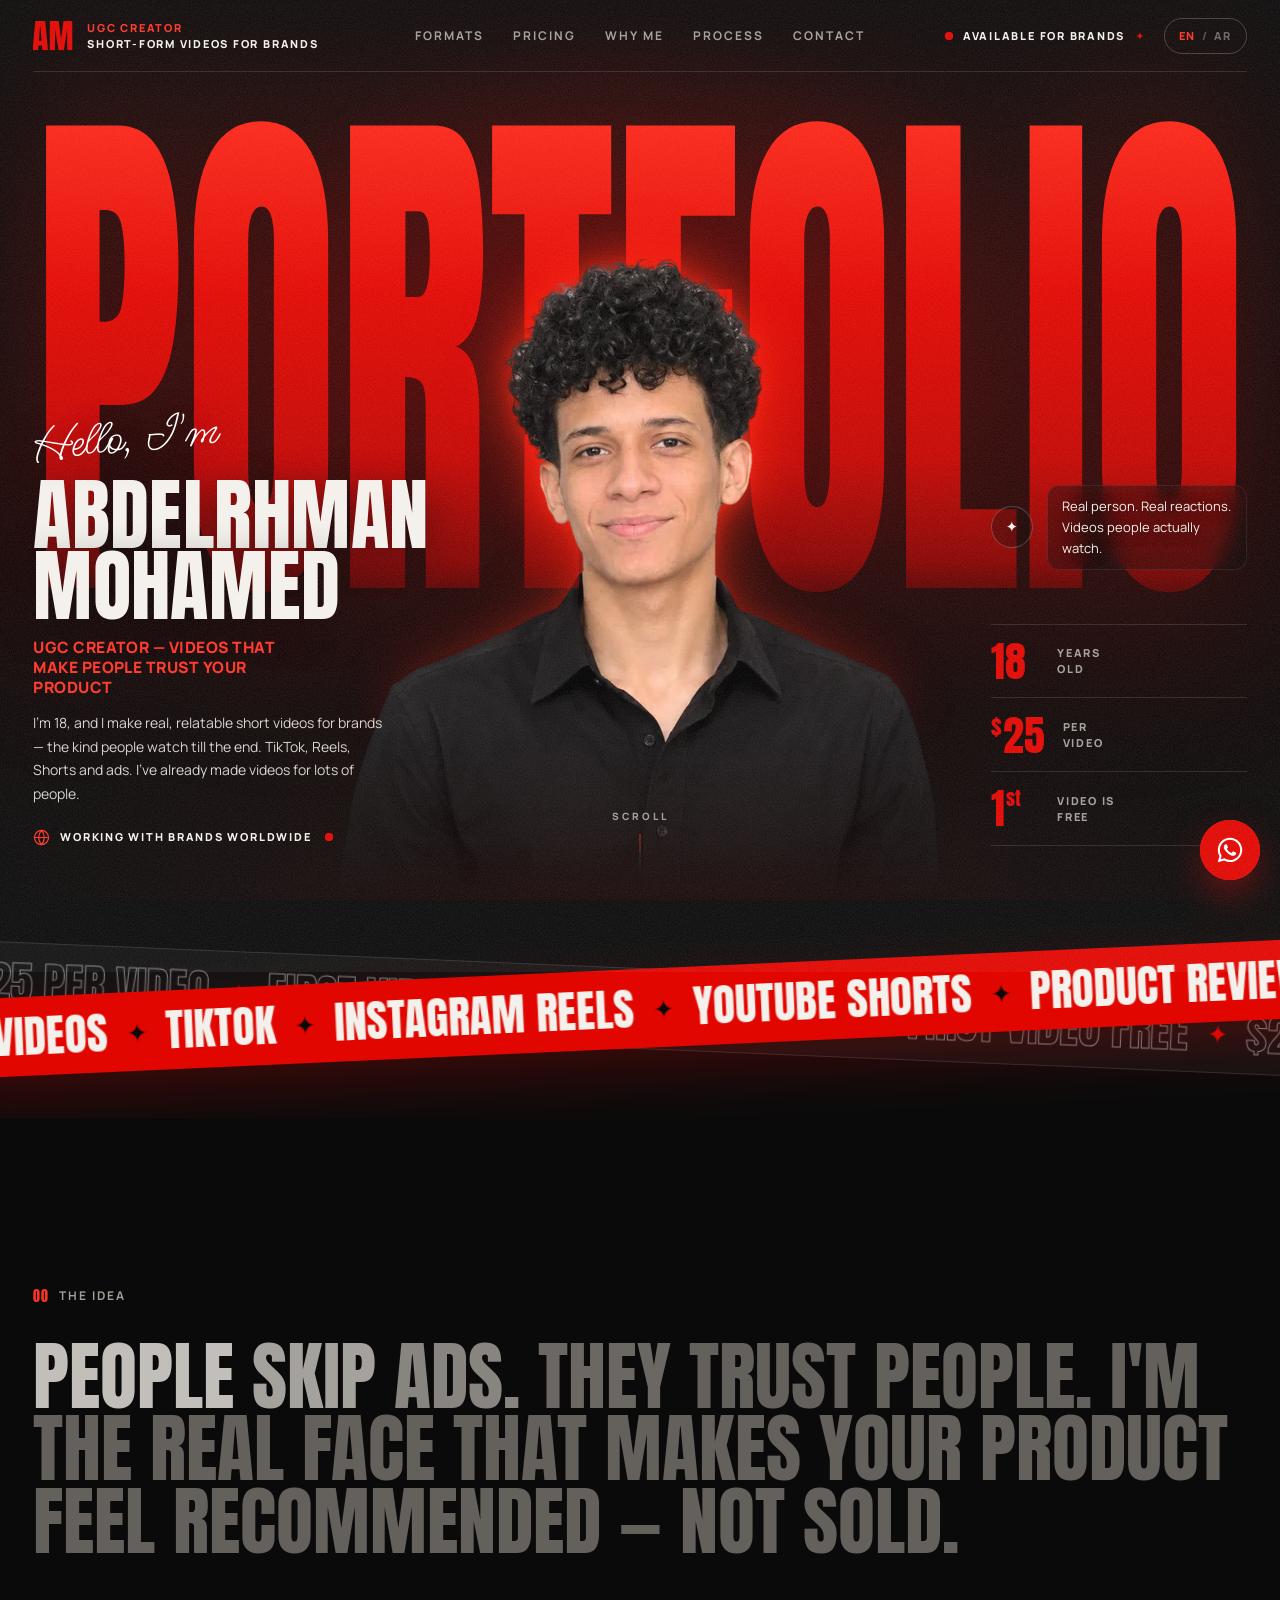
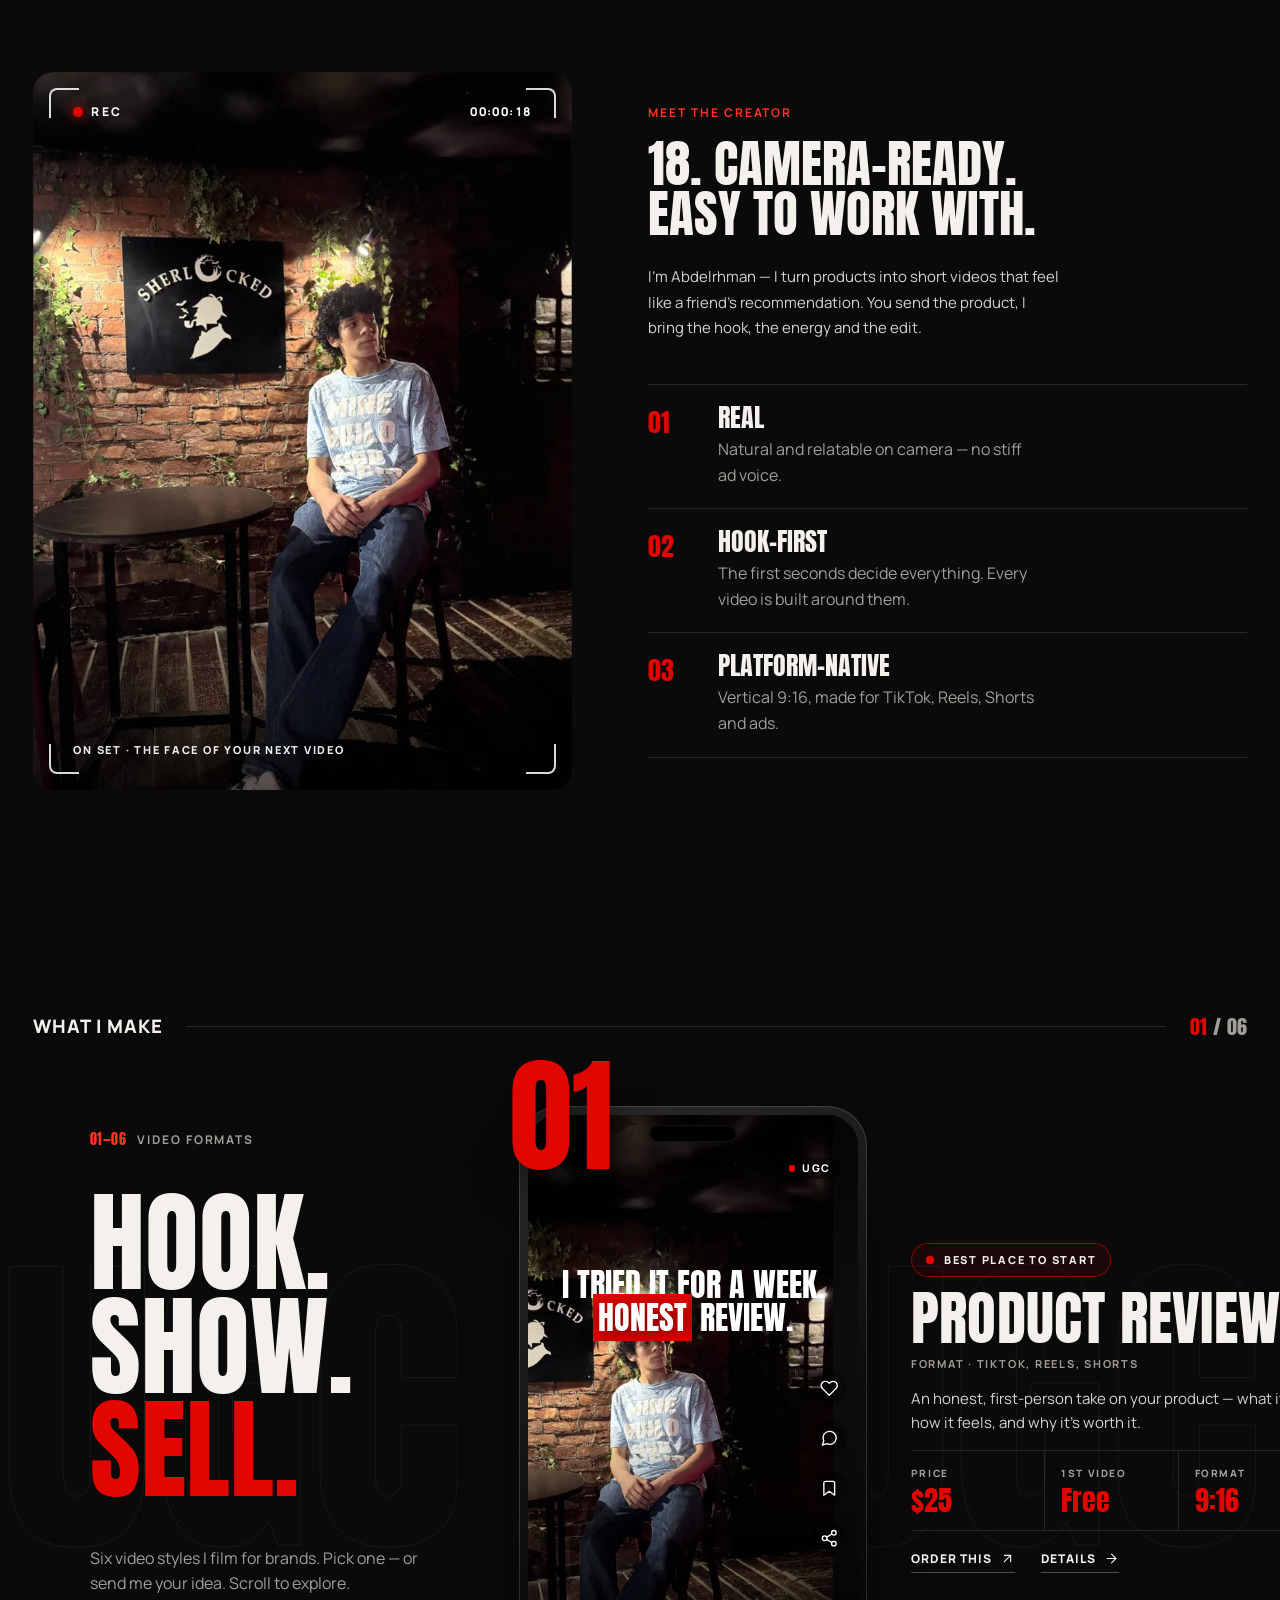
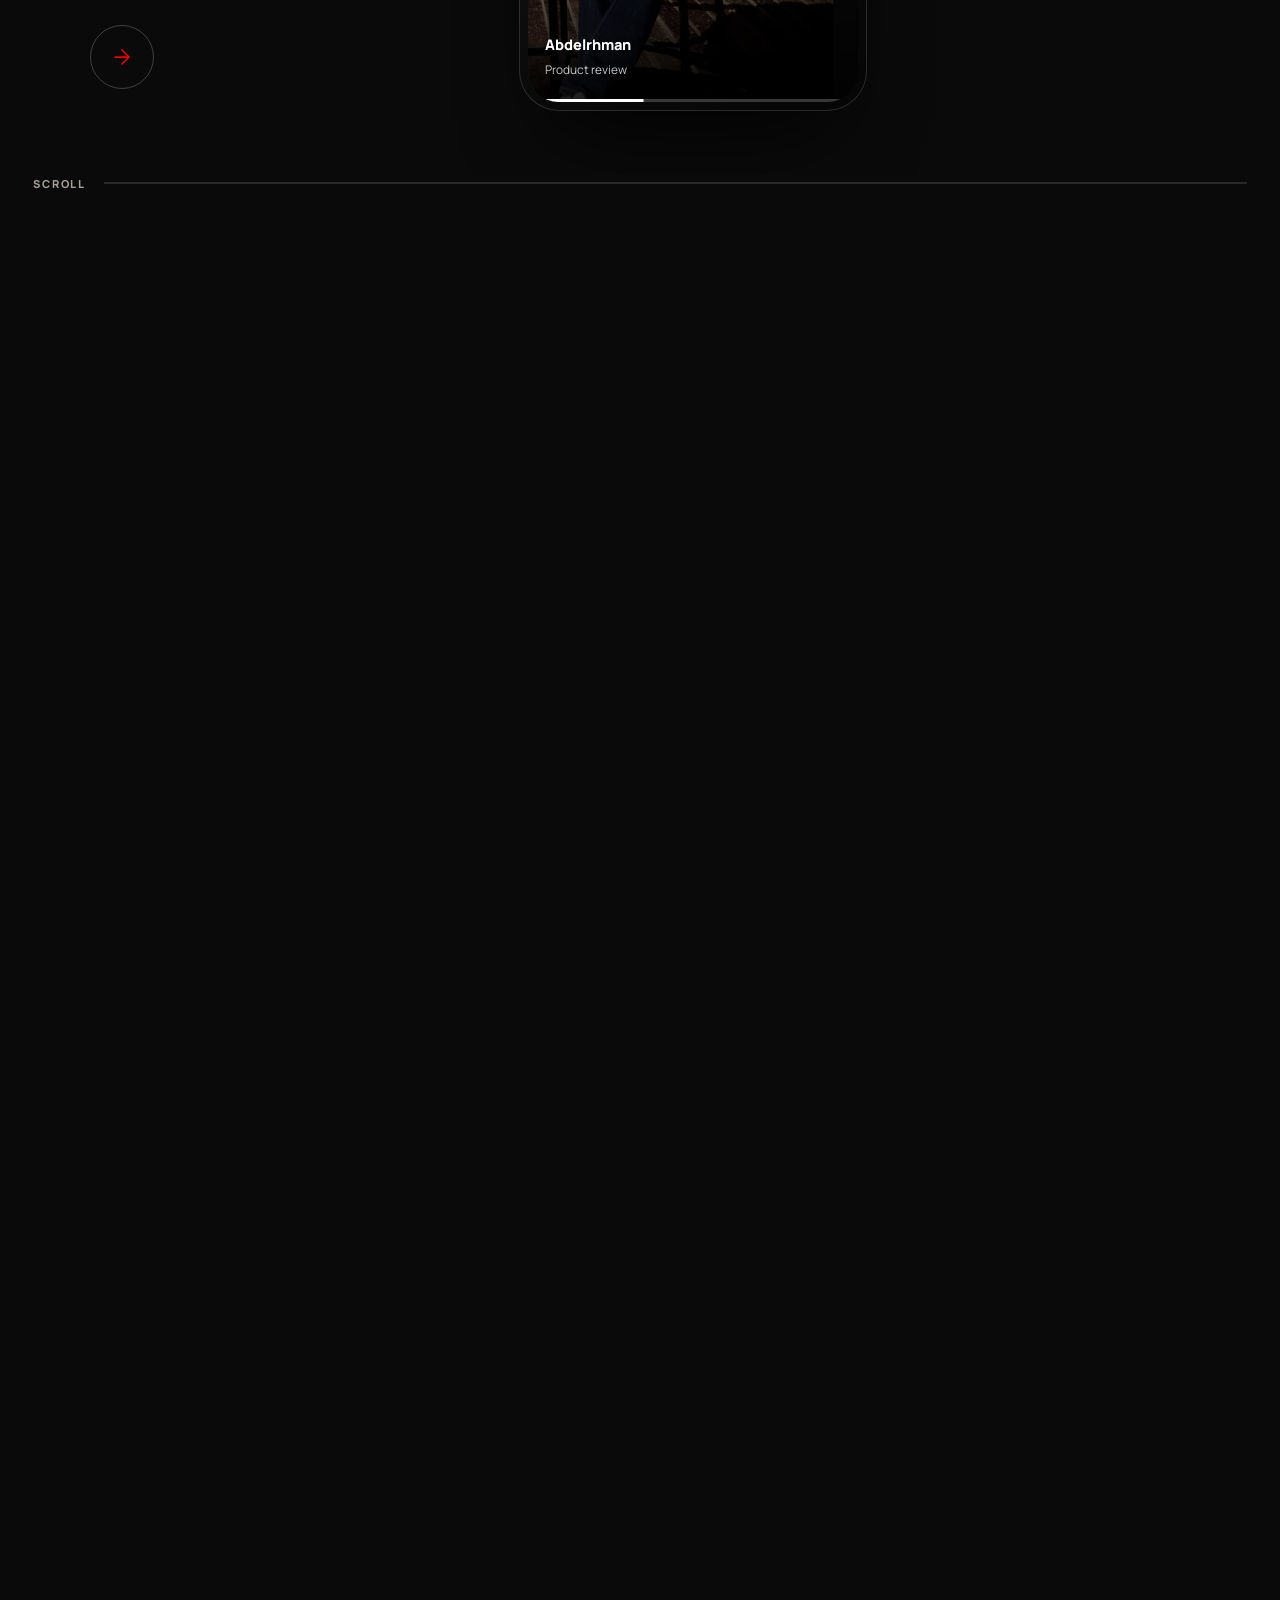
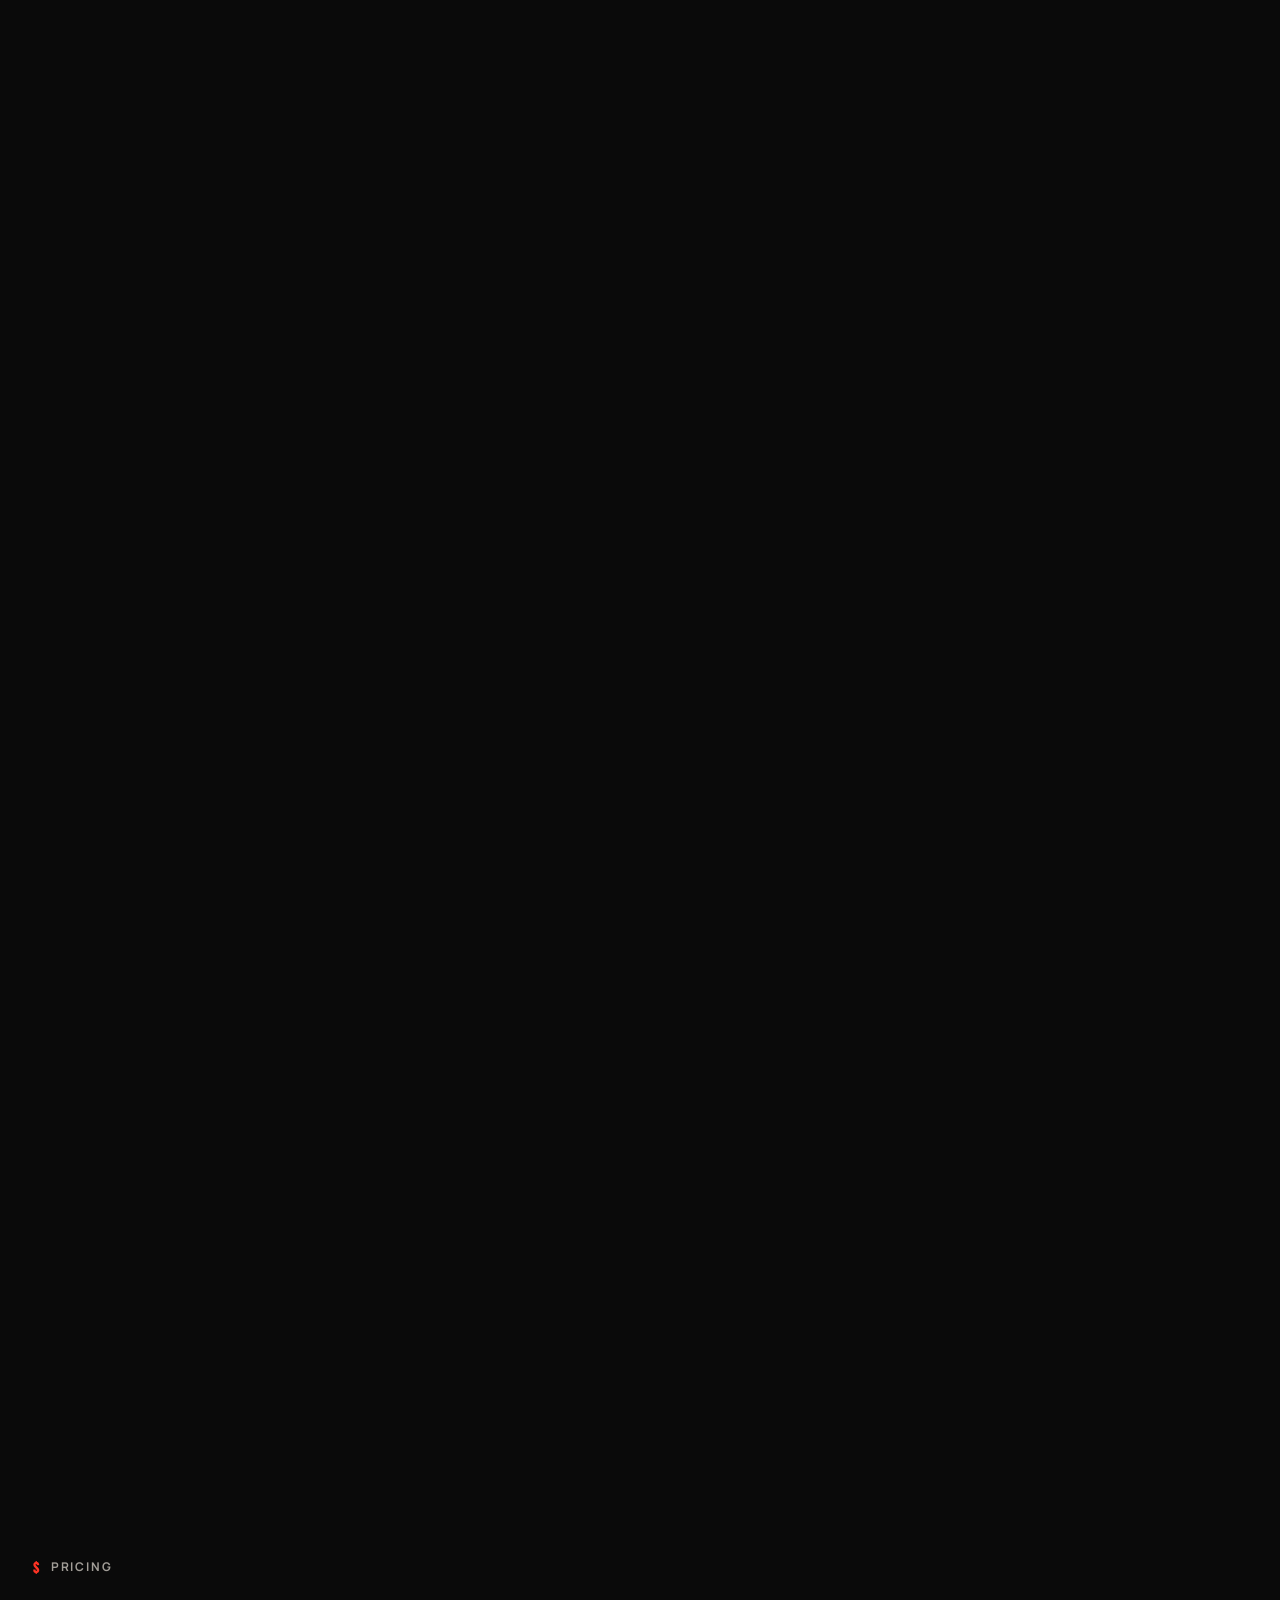
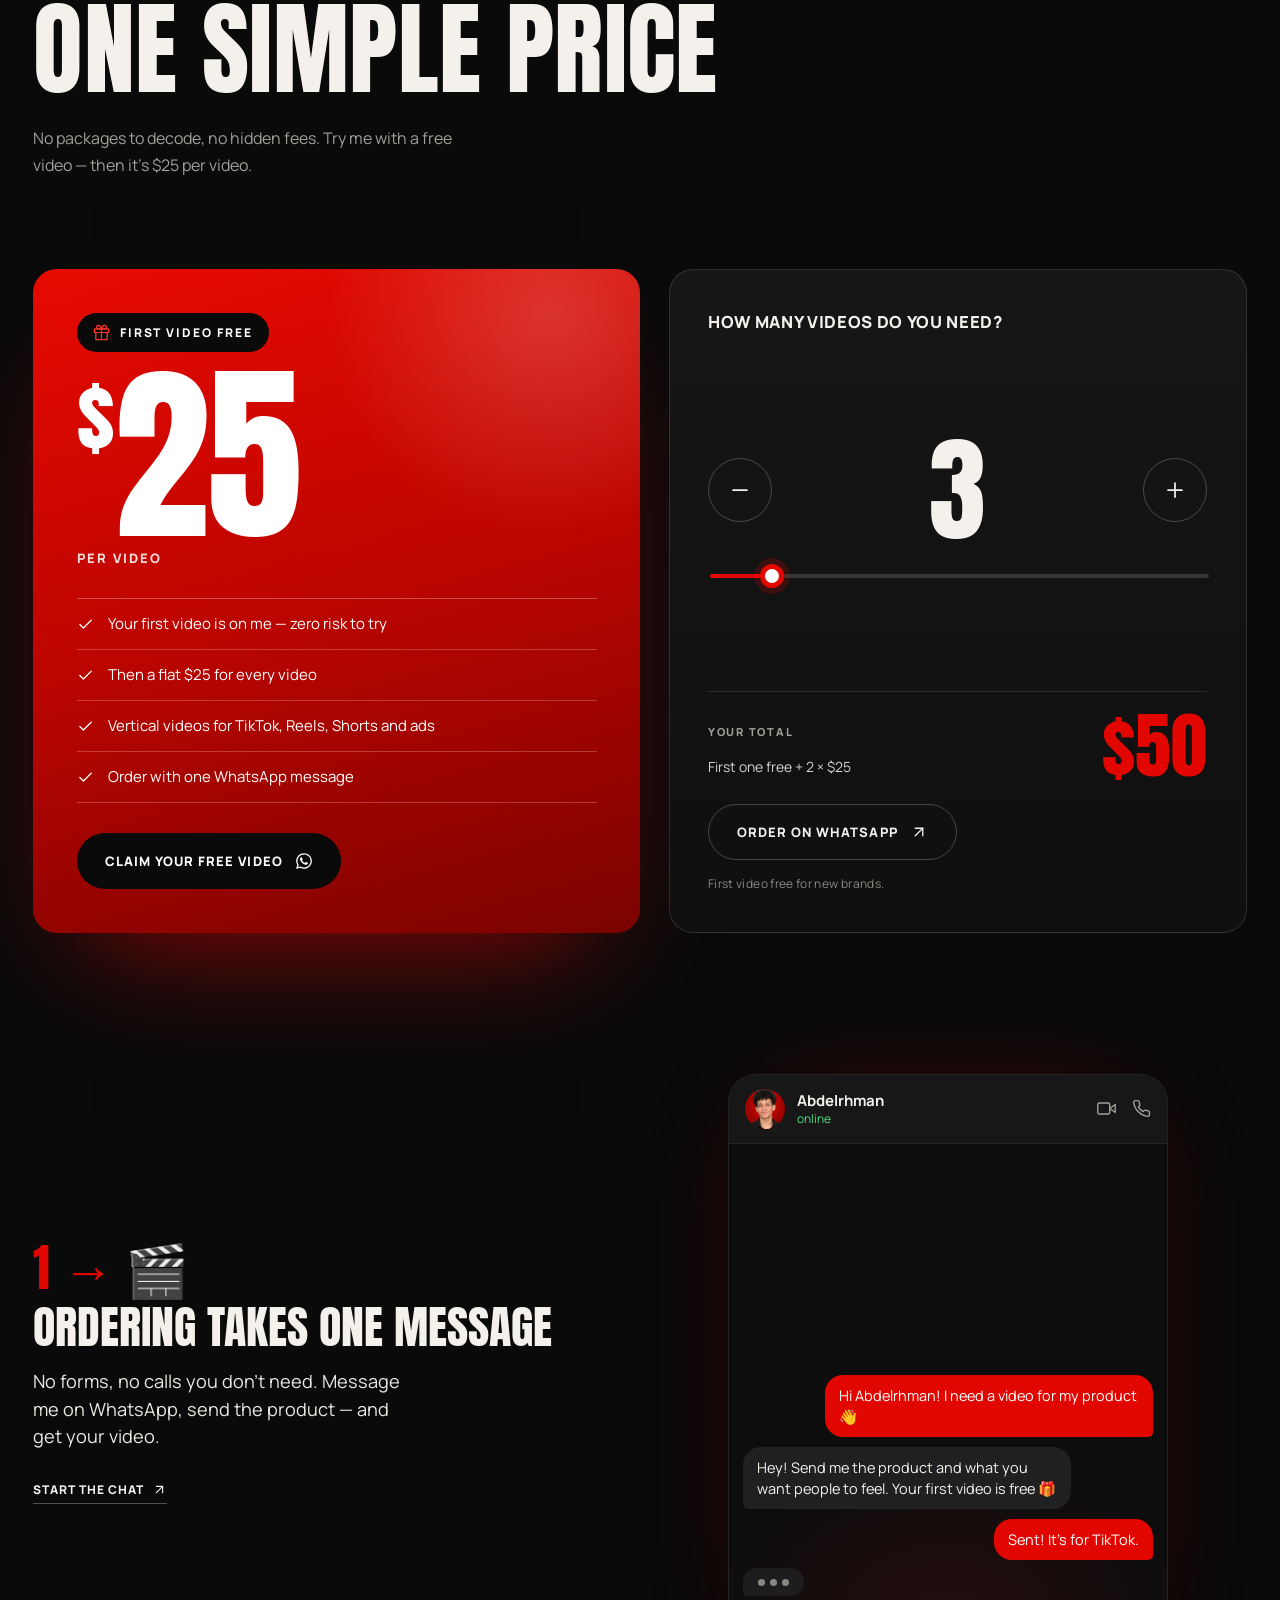
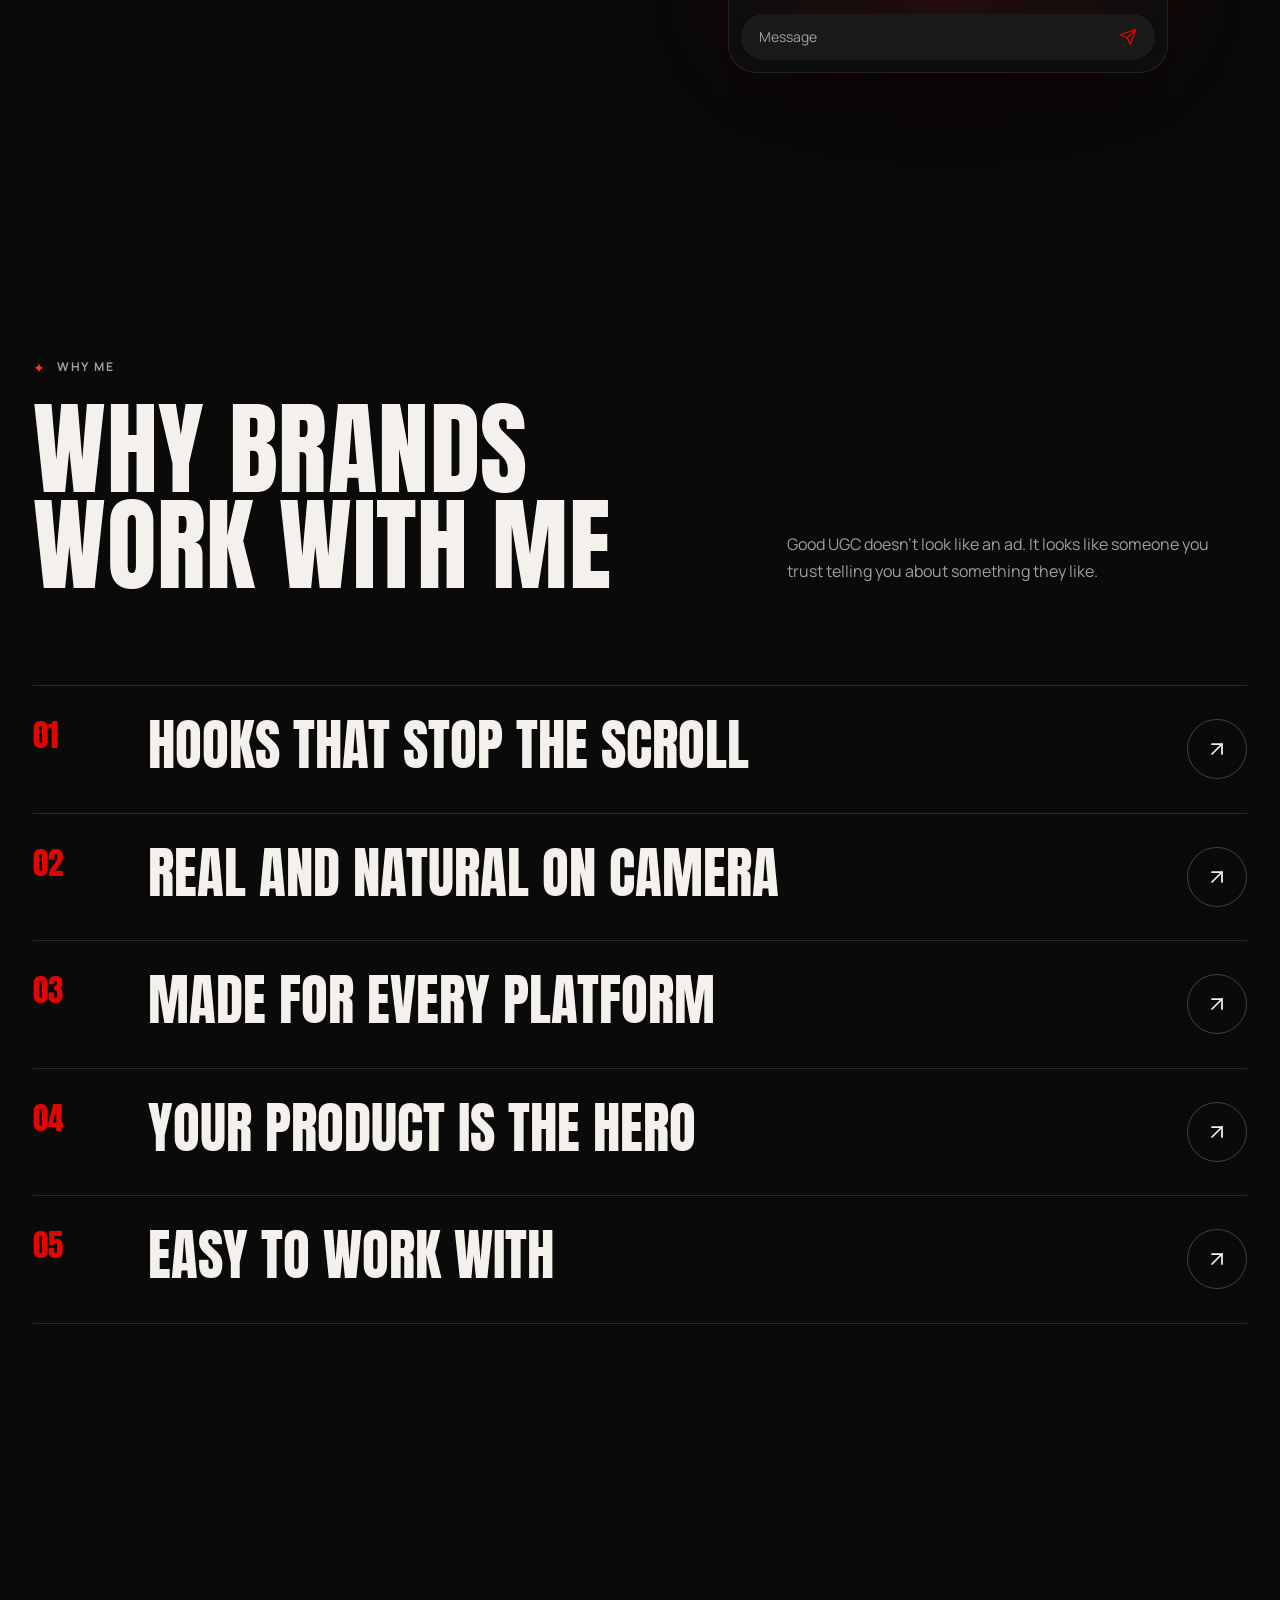
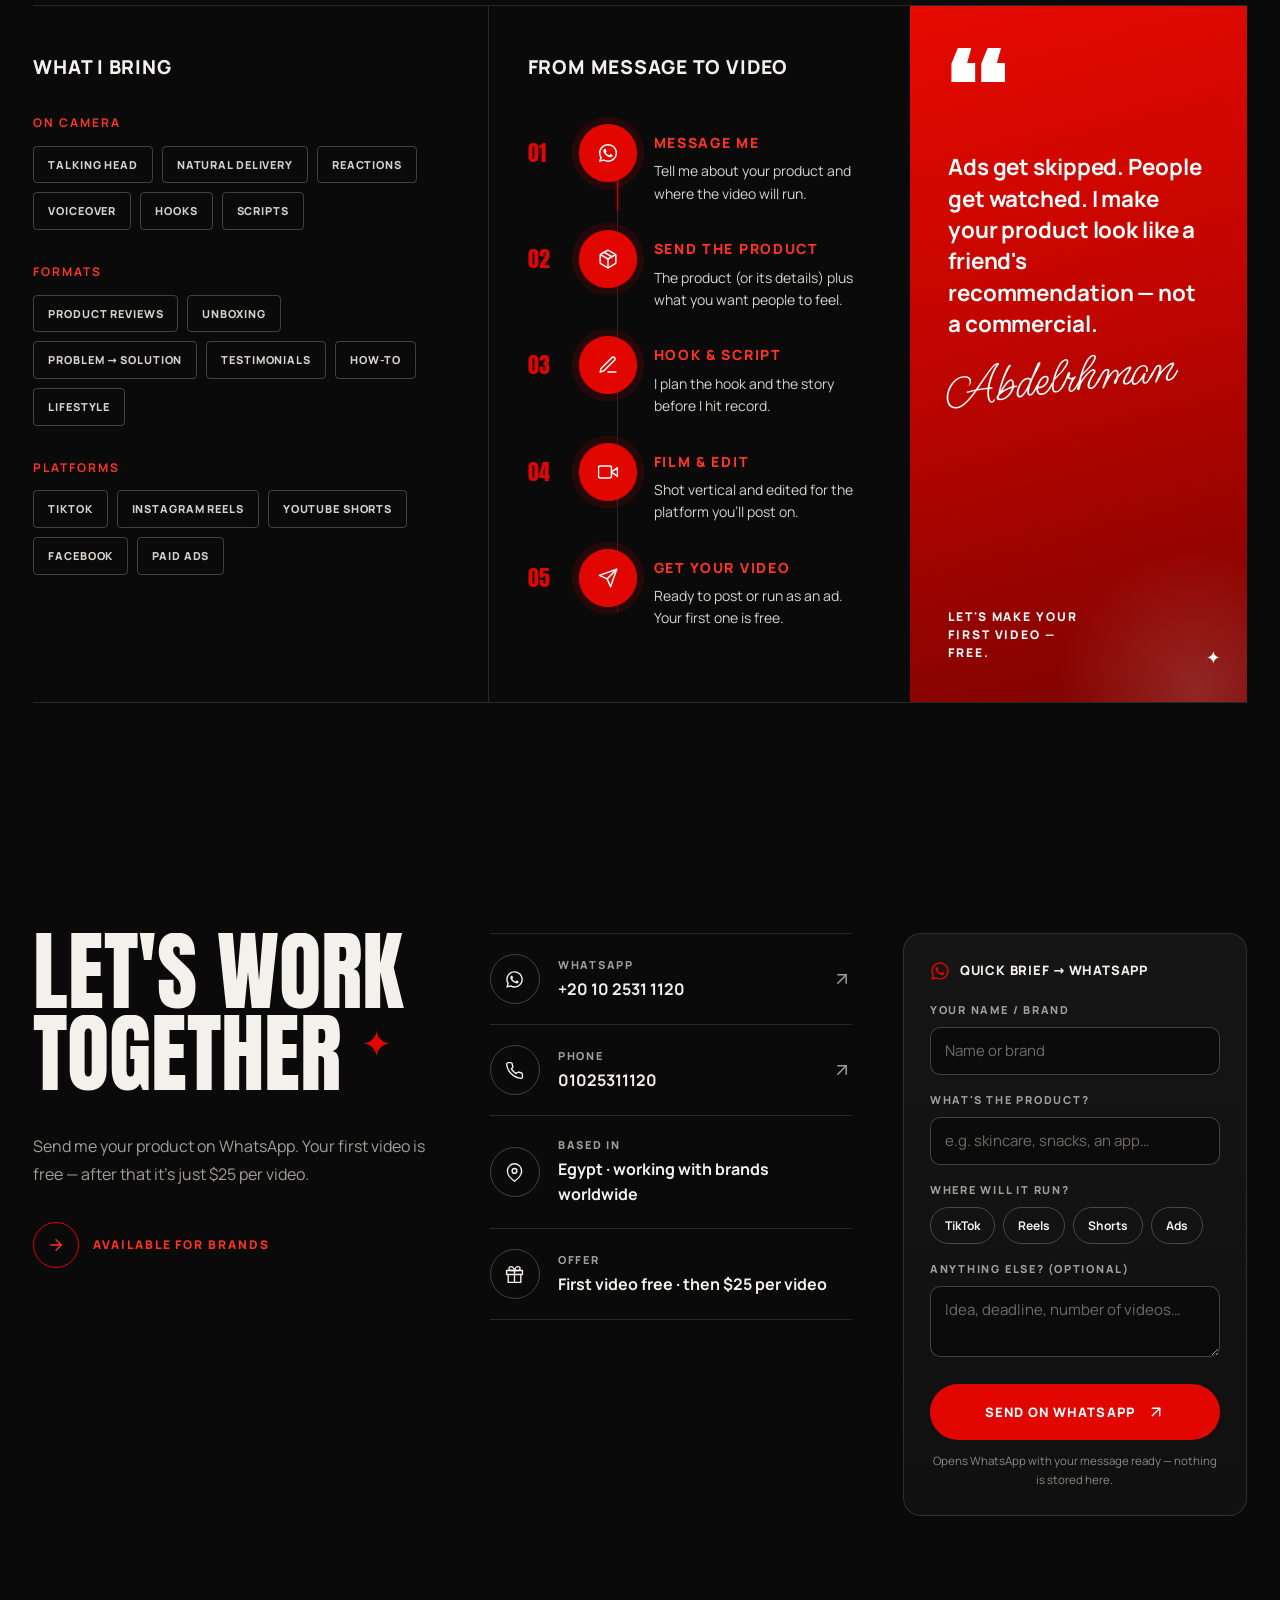
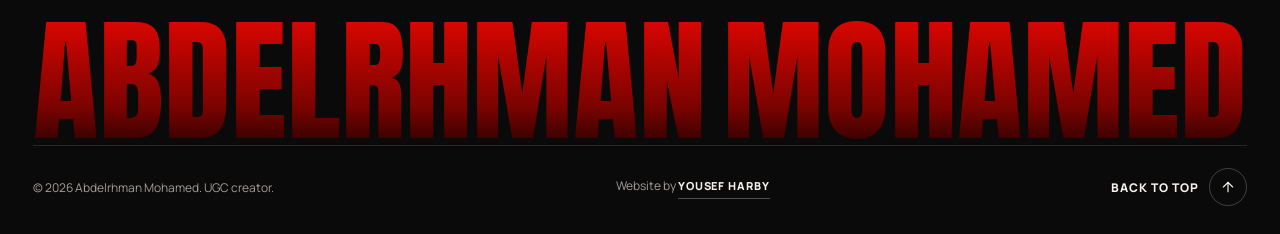
<file: index.html>
<!DOCTYPE html>
<html lang="en" dir="ltr">
<head>
  <meta charset="utf-8">
  <meta name="viewport" content="width=device-width, initial-scale=1, viewport-fit=cover">
  <title>Abdelrhman Mohamed — UGC Creator · $25 per video</title>
  <meta name="description" content="Abdelrhman Mohamed is an 18-year-old UGC creator making real, scroll-stopping short videos for brands — TikTok, Reels, Shorts and ads. $25 per video, and your first video is free.">
  <meta name="author" content="Abdelrhman Mohamed">
  <meta name="theme-color" content="#0a0a0a">
  <meta name="color-scheme" content="dark">
  <meta name="format-detection" content="telephone=no">

  <!-- [EDIT] Replace every https://YOUR-USERNAME.github.io/YOUR-REPO/ with the final site URL (here, JSON-LD below, robots.txt, sitemap.xml) -->
  <link rel="canonical" href="https://YOUR-USERNAME.github.io/YOUR-REPO/">
  <link rel="alternate" hreflang="en" href="https://YOUR-USERNAME.github.io/YOUR-REPO/">
  <link rel="alternate" hreflang="ar" href="https://YOUR-USERNAME.github.io/YOUR-REPO/?lang=ar">
  <link rel="alternate" hreflang="x-default" href="https://YOUR-USERNAME.github.io/YOUR-REPO/">
  <meta property="og:type" content="website">
  <meta property="og:site_name" content="Abdelrhman Mohamed">
  <meta property="og:title" content="Abdelrhman Mohamed — UGC Creator">
  <meta property="og:description" content="Real, scroll-stopping videos for your brand. $25 per video — your first video is free.">
  <meta property="og:url" content="https://YOUR-USERNAME.github.io/YOUR-REPO/">
  <meta property="og:image" content="https://YOUR-USERNAME.github.io/YOUR-REPO/public/img/og-image.jpg">
  <meta property="og:image:width" content="1200">
  <meta property="og:image:height" content="630">
  <meta property="og:image:alt" content="Abdelrhman Mohamed — UGC Creator">
  <meta property="og:locale" content="en_US">
  <meta property="og:locale:alternate" content="ar_EG">
  <meta name="twitter:card" content="summary_large_image">
  <meta name="twitter:title" content="Abdelrhman Mohamed — UGC Creator">
  <meta name="twitter:description" content="Real, scroll-stopping videos for your brand. $25 per video — your first video is free.">
  <meta name="twitter:image" content="https://YOUR-USERNAME.github.io/YOUR-REPO/public/img/og-image.jpg">

  <link rel="icon" href="favicon.ico" sizes="32x32">
  <link rel="icon" href="public/icons/favicon.svg" type="image/svg+xml">
  <link rel="apple-touch-icon" href="public/icons/apple-touch-icon.png">
  <link rel="manifest" href="site.webmanifest">

  <link rel="preload" as="image" type="image/webp" href="public/img/abdelrhman-cutout-960.webp" imagesrcset="public/img/abdelrhman-cutout-640.webp 640w, public/img/abdelrhman-cutout-960.webp 960w" imagesizes="(max-width: 767px) 96vw, 50vw" fetchpriority="high">

  <script>
    (function (d) {
      var h = d.documentElement; h.classList.add('js');
      try { var l = localStorage.getItem('am-lang'); var q = new URLSearchParams(location.search).get('lang');
        if (q === 'ar' || q === 'en') l = q;
        if (l === 'ar') { h.lang = 'ar'; h.dir = 'rtl'; }
      } catch (e) {}
      if (window.matchMedia && matchMedia('(prefers-reduced-motion: reduce)').matches) h.classList.add('reduced-motion');
      // classic (space-taking) scrollbars: keep their gutter reserved so locking the page never shifts the layout
      var t = d.createElement('div'); t.style.cssText = 'position:absolute;top:-99px;width:60px;height:60px;overflow:scroll';
      h.appendChild(t); if (t.offsetWidth - t.clientWidth > 0) h.classList.add('has-sb'); h.removeChild(t);
      // font preloads (http/https only — browsers block crossorigin preloads on file://)
      if (/^http/.test(location.protocol)) {
        var f = ['anton-latin-400', 'manrope-latin-wght'];
        if (h.lang === 'ar') f.push('alexandria-arabic-wght', 'aref-ruqaa-arabic-700');
        f.forEach(function (n) {
          var l = d.createElement('link'); l.rel = 'preload'; l.as = 'font'; l.type = 'font/woff2'; l.crossOrigin = 'anonymous';
          l.href = 'public/fonts/' + n + '.woff2'; d.head.appendChild(l);
        });
      }
    })(document);
  </script>
  <link rel="stylesheet" href="css/main.css">
  <noscript><style>.preloader, .cursor, .lang-wipe { display: none !important; }</style></noscript>

  <script type="application/ld+json">
  {
    "@context": "https://schema.org",
    "@type": "Person",
    "name": "Abdelrhman Mohamed",
    "alternateName": "عبدالرحمن محمد",
    "jobTitle": "UGC Creator",
    "url": "https://YOUR-USERNAME.github.io/YOUR-REPO/",
    "image": "https://YOUR-USERNAME.github.io/YOUR-REPO/public/img/og-image.jpg",
    "telephone": "+201025311120",
    "address": { "@type": "PostalAddress", "addressCountry": "EG" },
    "knowsAbout": ["UGC", "User-generated content", "Short-form video", "TikTok", "Instagram Reels", "YouTube Shorts", "Video ads"],
    "makesOffer": { "@type": "Offer", "name": "UGC video", "price": "25", "priceCurrency": "USD", "description": "First video free" }
  }
  </script>

  <script defer src="vendor/gsap/gsap.min.js"></script>
  <script defer src="vendor/gsap/ScrollTrigger.min.js"></script>
  <script defer src="vendor/gsap/SplitText.min.js"></script>
  <script defer src="vendor/lenis/lenis.min.js"></script>
  <script defer src="js/i18n.js"></script>
  <script defer src="js/data.js"></script>
  <script defer src="js/main.js"></script>
</head>
<body>
  <svg class="sprite" aria-hidden="true" focusable="false" xmlns="http://www.w3.org/2000/svg">
    <symbol id="i-arrow-ur" viewBox="0 0 24 24" fill="none" stroke="currentColor" stroke-width="1.75" stroke-linecap="round" stroke-linejoin="round"><line x1="7" y1="17" x2="17" y2="7"></line><polyline points="7 7 17 7 17 17"></polyline></symbol>
    <symbol id="i-arrow-r" viewBox="0 0 24 24" fill="none" stroke="currentColor" stroke-width="1.75" stroke-linecap="round" stroke-linejoin="round"><line x1="5" y1="12" x2="19" y2="12"></line><polyline points="12 5 19 12 12 19"></polyline></symbol>
    <symbol id="i-arrow-d" viewBox="0 0 24 24" fill="none" stroke="currentColor" stroke-width="1.75" stroke-linecap="round" stroke-linejoin="round"><line x1="12" y1="5" x2="12" y2="19"></line><polyline points="19 12 12 19 5 12"></polyline></symbol>
    <symbol id="i-arrow-u" viewBox="0 0 24 24" fill="none" stroke="currentColor" stroke-width="1.75" stroke-linecap="round" stroke-linejoin="round"><line x1="12" y1="19" x2="12" y2="5"></line><polyline points="5 12 12 5 19 12"></polyline></symbol>
    <symbol id="i-close" viewBox="0 0 24 24" fill="none" stroke="currentColor" stroke-width="1.75" stroke-linecap="round" stroke-linejoin="round"><line x1="18" y1="6" x2="6" y2="18"></line><line x1="6" y1="6" x2="18" y2="18"></line></symbol>
    <symbol id="i-phone" viewBox="0 0 24 24" fill="none" stroke="currentColor" stroke-width="1.75" stroke-linecap="round" stroke-linejoin="round"><path d="M22 16.92v3a2 2 0 0 1-2.18 2 19.79 19.79 0 0 1-8.63-3.07 19.5 19.5 0 0 1-6-6 19.79 19.79 0 0 1-3.07-8.67A2 2 0 0 1 4.11 2h3a2 2 0 0 1 2 1.72 12.84 12.84 0 0 0 .7 2.81 2 2 0 0 1-.45 2.11L8.09 9.91a16 16 0 0 0 6 6l1.27-1.27a2 2 0 0 1 2.11-.45 12.84 12.84 0 0 0 2.81.7A2 2 0 0 1 22 16.92z"></path></symbol>
    <symbol id="i-pin" viewBox="0 0 24 24" fill="none" stroke="currentColor" stroke-width="1.75" stroke-linecap="round" stroke-linejoin="round"><path d="M21 10c0 7-9 13-9 13s-9-6-9-13a9 9 0 0 1 18 0z"></path><circle cx="12" cy="10" r="3"></circle></symbol>
    <symbol id="i-check" viewBox="0 0 24 24" fill="none" stroke="currentColor" stroke-width="1.75" stroke-linecap="round" stroke-linejoin="round"><polyline points="20 6 9 17 4 12"></polyline></symbol>
    <symbol id="i-globe" viewBox="0 0 24 24" fill="none" stroke="currentColor" stroke-width="1.75" stroke-linecap="round" stroke-linejoin="round"><circle cx="12" cy="12" r="10"></circle><line x1="2" y1="12" x2="22" y2="12"></line><path d="M12 2a15.3 15.3 0 0 1 4 10 15.3 15.3 0 0 1-4 10 15.3 15.3 0 0 1-4-10 15.3 15.3 0 0 1 4-10z"></path></symbol>
    <symbol id="i-video" viewBox="0 0 24 24" fill="none" stroke="currentColor" stroke-width="1.75" stroke-linecap="round" stroke-linejoin="round"><polygon points="23 7 16 12 23 17 23 7"></polygon><rect x="1" y="5" width="15" height="14" rx="2" ry="2"></rect></symbol>
    <symbol id="i-film" viewBox="0 0 24 24" fill="none" stroke="currentColor" stroke-width="1.75" stroke-linecap="round" stroke-linejoin="round"><rect x="2" y="2" width="20" height="20" rx="2.18" ry="2.18"></rect><line x1="7" y1="2" x2="7" y2="22"></line><line x1="17" y1="2" x2="17" y2="22"></line><line x1="2" y1="12" x2="22" y2="12"></line><line x1="2" y1="7" x2="7" y2="7"></line><line x1="2" y1="17" x2="7" y2="17"></line><line x1="17" y1="17" x2="22" y2="17"></line><line x1="17" y1="7" x2="22" y2="7"></line></symbol>
    <symbol id="i-gift" viewBox="0 0 24 24" fill="none" stroke="currentColor" stroke-width="1.75" stroke-linecap="round" stroke-linejoin="round"><polyline points="20 12 20 22 4 22 4 12"></polyline><rect x="2" y="7" width="20" height="5"></rect><line x1="12" y1="22" x2="12" y2="7"></line><path d="M12 7H7.5a2.5 2.5 0 0 1 0-5C11 2 12 7 12 7z"></path><path d="M12 7h4.5a2.5 2.5 0 0 0 0-5C13 2 12 7 12 7z"></path></symbol>
    <symbol id="i-star" viewBox="0 0 24 24" fill="none" stroke="currentColor" stroke-width="1.75" stroke-linecap="round" stroke-linejoin="round"><polygon points="12 2 15.09 8.26 22 9.27 17 14.14 18.18 21.02 12 17.77 5.82 21.02 7 14.14 2 9.27 8.91 8.26 12 2"></polygon></symbol>
    <symbol id="i-package" viewBox="0 0 24 24" fill="none" stroke="currentColor" stroke-width="1.75" stroke-linecap="round" stroke-linejoin="round"><line x1="16.5" y1="9.4" x2="7.5" y2="4.21"></line><path d="M21 16V8a2 2 0 0 0-1-1.73l-7-4a2 2 0 0 0-2 0l-7 4A2 2 0 0 0 3 8v8a2 2 0 0 0 1 1.73l7 4a2 2 0 0 0 2 0l7-4A2 2 0 0 0 21 16z"></path><polyline points="3.27 6.96 12 12.01 20.73 6.96"></polyline><line x1="12" y1="22.08" x2="12" y2="12"></line></symbol>
    <symbol id="i-message" viewBox="0 0 24 24" fill="none" stroke="currentColor" stroke-width="1.75" stroke-linecap="round" stroke-linejoin="round"><path d="M21 11.5a8.38 8.38 0 0 1-.9 3.8 8.5 8.5 0 0 1-7.6 4.7 8.38 8.38 0 0 1-3.8-.9L3 21l1.9-5.7a8.38 8.38 0 0 1-.9-3.8 8.5 8.5 0 0 1 4.7-7.6 8.38 8.38 0 0 1 3.8-.9h.5a8.48 8.48 0 0 1 8 8v.5z"></path></symbol>
    <symbol id="i-heart" viewBox="0 0 24 24" fill="none" stroke="currentColor" stroke-width="1.75" stroke-linecap="round" stroke-linejoin="round"><path d="M20.84 4.61a5.5 5.5 0 0 0-7.78 0L12 5.67l-1.06-1.06a5.5 5.5 0 0 0-7.78 7.78l1.06 1.06L12 21.23l7.78-7.78 1.06-1.06a5.5 5.5 0 0 0 0-7.78z"></path></symbol>
    <symbol id="i-share" viewBox="0 0 24 24" fill="none" stroke="currentColor" stroke-width="1.75" stroke-linecap="round" stroke-linejoin="round"><circle cx="18" cy="5" r="3"></circle><circle cx="6" cy="12" r="3"></circle><circle cx="18" cy="19" r="3"></circle><line x1="8.59" y1="13.51" x2="15.42" y2="17.49"></line><line x1="15.41" y1="6.51" x2="8.59" y2="10.49"></line></symbol>
    <symbol id="i-mic" viewBox="0 0 24 24" fill="none" stroke="currentColor" stroke-width="1.75" stroke-linecap="round" stroke-linejoin="round"><path d="M12 1a3 3 0 0 0-3 3v8a3 3 0 0 0 6 0V4a3 3 0 0 0-3-3z"></path><path d="M19 10v2a7 7 0 0 1-14 0v-2"></path><line x1="12" y1="19" x2="12" y2="23"></line><line x1="8" y1="23" x2="16" y2="23"></line></symbol>
    <symbol id="i-camera" viewBox="0 0 24 24" fill="none" stroke="currentColor" stroke-width="1.75" stroke-linecap="round" stroke-linejoin="round"><path d="M23 19a2 2 0 0 1-2 2H3a2 2 0 0 1-2-2V8a2 2 0 0 1 2-2h4l2-3h6l2 3h4a2 2 0 0 1 2 2z"></path><circle cx="12" cy="13" r="4"></circle></symbol>
    <symbol id="i-play" viewBox="0 0 24 24" fill="none" stroke="currentColor" stroke-width="1.75" stroke-linecap="round" stroke-linejoin="round"><polygon points="5 3 19 12 5 21 5 3"></polygon></symbol>
    <symbol id="i-zap" viewBox="0 0 24 24" fill="none" stroke="currentColor" stroke-width="1.75" stroke-linecap="round" stroke-linejoin="round"><polygon points="13 2 3 14 12 14 11 22 21 10 12 10 13 2"></polygon></symbol>
    <symbol id="i-list" viewBox="0 0 24 24" fill="none" stroke="currentColor" stroke-width="1.75" stroke-linecap="round" stroke-linejoin="round"><line x1="8" y1="6" x2="21" y2="6"></line><line x1="8" y1="12" x2="21" y2="12"></line><line x1="8" y1="18" x2="21" y2="18"></line><line x1="3" y1="6" x2="3.01" y2="6"></line><line x1="3" y1="12" x2="3.01" y2="12"></line><line x1="3" y1="18" x2="3.01" y2="18"></line></symbol>
    <symbol id="i-sun" viewBox="0 0 24 24" fill="none" stroke="currentColor" stroke-width="1.75" stroke-linecap="round" stroke-linejoin="round"><circle cx="12" cy="12" r="5"></circle><line x1="12" y1="1" x2="12" y2="3"></line><line x1="12" y1="21" x2="12" y2="23"></line><line x1="4.22" y1="4.22" x2="5.64" y2="5.64"></line><line x1="18.36" y1="18.36" x2="19.78" y2="19.78"></line><line x1="1" y1="12" x2="3" y2="12"></line><line x1="21" y1="12" x2="23" y2="12"></line><line x1="4.22" y1="19.78" x2="5.64" y2="18.36"></line><line x1="18.36" y1="5.64" x2="19.78" y2="4.22"></line></symbol>
    <symbol id="i-edit" viewBox="0 0 24 24" fill="none" stroke="currentColor" stroke-width="1.75" stroke-linecap="round" stroke-linejoin="round"><path d="M12 20h9"></path><path d="M16.5 3.5a2.121 2.121 0 0 1 3 3L7 19l-4 1 1-4L16.5 3.5z"></path></symbol>
    <symbol id="i-send" viewBox="0 0 24 24" fill="none" stroke="currentColor" stroke-width="1.75" stroke-linecap="round" stroke-linejoin="round"><line x1="22" y1="2" x2="11" y2="13"></line><polygon points="22 2 15 22 11 13 2 9 22 2"></polygon></symbol>
    <symbol id="i-minus" viewBox="0 0 24 24" fill="none" stroke="currentColor" stroke-width="1.75" stroke-linecap="round" stroke-linejoin="round"><line x1="5" y1="12" x2="19" y2="12"></line></symbol>
    <symbol id="i-plus" viewBox="0 0 24 24" fill="none" stroke="currentColor" stroke-width="1.75" stroke-linecap="round" stroke-linejoin="round"><line x1="12" y1="5" x2="12" y2="19"></line><line x1="5" y1="12" x2="19" y2="12"></line></symbol>
    <symbol id="i-bookmark" viewBox="0 0 24 24" fill="none" stroke="currentColor" stroke-width="1.75" stroke-linecap="round" stroke-linejoin="round"><path d="M19 21l-7-5-7 5V5a2 2 0 0 1 2-2h10a2 2 0 0 1 2 2z"></path></symbol>
    <symbol id="i-music" viewBox="0 0 24 24" fill="none" stroke="currentColor" stroke-width="1.75" stroke-linecap="round" stroke-linejoin="round"><path d="M9 18V5l12-2v13"></path><circle cx="6" cy="18" r="3"></circle><circle cx="18" cy="16" r="3"></circle></symbol>
    <symbol id="i-repeat" viewBox="0 0 24 24" fill="none" stroke="currentColor" stroke-width="1.75" stroke-linecap="round" stroke-linejoin="round"><polyline points="17 1 21 5 17 9"></polyline><path d="M3 11V9a4 4 0 0 1 4-4h14"></path><polyline points="7 23 3 19 7 15"></polyline><path d="M21 13v2a4 4 0 0 1-4 4H3"></path></symbol>
    <symbol id="i-smile" viewBox="0 0 24 24" fill="none" stroke="currentColor" stroke-width="1.75" stroke-linecap="round" stroke-linejoin="round"><circle cx="12" cy="12" r="10"></circle><path d="M8 14s1.5 2 4 2 4-2 4-2"></path><line x1="9" y1="9" x2="9.01" y2="9"></line><line x1="15" y1="9" x2="15.01" y2="9"></line></symbol>
    <symbol id="i-target" viewBox="0 0 24 24" fill="none" stroke="currentColor" stroke-width="1.75" stroke-linecap="round" stroke-linejoin="round"><circle cx="12" cy="12" r="10"></circle><circle cx="12" cy="12" r="6"></circle><circle cx="12" cy="12" r="2"></circle></symbol>
    <symbol id="i-whatsapp" viewBox="0 0 448 512" fill="currentColor"><path d="M380.9 97.1C339 55.1 283.2 32 223.9 32c-122.4 0-222 99.6-222 222 0 39.1 10.2 77.3 29.6 111L0 480l117.7-30.9c32.4 17.7 68.9 27 106.1 27h.1c122.3 0 224.1-99.6 224.1-222 0-59.3-25.2-115-67.1-157zm-157 341.6c-33.2 0-65.7-8.9-94-25.7l-6.7-4-69.8 18.3L72 359.2l-4.4-7c-18.5-29.4-28.2-63.3-28.2-98.2 0-101.7 82.8-184.5 184.6-184.5 49.3 0 95.6 19.2 130.4 54.1 34.8 34.9 56.2 81.2 56.1 130.5 0 101.8-84.9 184.6-186.6 184.6zm101.2-138.2c-5.5-2.8-32.8-16.2-37.9-18-5.1-1.9-8.8-2.8-12.5 2.8-3.7 5.6-14.3 18-17.6 21.8-3.2 3.7-6.5 4.2-12 1.4-32.6-16.3-54-29.1-75.5-66-5.7-9.8 5.7-9.1 16.3-30.3 1.8-3.7.9-6.9-.5-9.7-1.4-2.8-12.5-30.1-17.1-41.2-4.5-10.8-9.1-9.3-12.5-9.5-3.2-.2-6.9-.2-10.6-.2-3.7 0-9.7 1.4-14.8 6.9-5.1 5.6-19.4 19-19.4 46.3 0 27.3 19.9 53.7 22.6 57.4 2.8 3.7 39.1 59.7 94.8 83.8 35.2 15.2 49 16.5 66.6 13.9 10.7-1.6 32.8-13.4 37.4-26.4 4.6-13 4.6-24.1 3.2-26.4-1.3-2.5-5-3.9-10.5-6.6z"></path></symbol>
    <symbol id="i-tiktok" viewBox="0 0 448 512" fill="currentColor"><path d="M448,209.91a210.06,210.06,0,0,1-122.77-39.25V349.38A162.55,162.55,0,1,1,185,188.31V278.2a74.62,74.62,0,1,0,52.23,71.18V0l88,0a121.18,121.18,0,0,0,1.86,22.17h0A122.18,122.18,0,0,0,381,102.39a121.43,121.43,0,0,0,67,20.14Z"></path></symbol>
    <symbol id="i-instagram" viewBox="0 0 448 512" fill="currentColor"><path d="M224.1 141c-63.6 0-114.9 51.3-114.9 114.9s51.3 114.9 114.9 114.9S339 319.5 339 255.9 287.7 141 224.1 141zm0 189.6c-41.1 0-74.7-33.5-74.7-74.7s33.5-74.7 74.7-74.7 74.7 33.5 74.7 74.7-33.6 74.7-74.7 74.7zm146.4-194.3c0 14.9-12 26.8-26.8 26.8-14.9 0-26.8-12-26.8-26.8s12-26.8 26.8-26.8 26.8 12 26.8 26.8zm76.1 27.2c-1.7-35.9-9.9-67.7-36.2-93.9-26.2-26.2-58-34.4-93.9-36.2-37-2.1-147.9-2.1-184.9 0-35.8 1.7-67.6 9.9-93.9 36.1s-34.4 58-36.2 93.9c-2.1 37-2.1 147.9 0 184.9 1.7 35.9 9.9 67.7 36.2 93.9s58 34.4 93.9 36.2c37 2.1 147.9 2.1 184.9 0 35.9-1.7 67.7-9.9 93.9-36.2 26.2-26.2 34.4-58 36.2-93.9 2.1-37 2.1-147.8 0-184.8zM398.8 388c-7.8 19.6-22.9 34.7-42.6 42.6-29.5 11.7-99.5 9-132.1 9s-102.7 2.6-132.1-9c-19.6-7.8-34.7-22.9-42.6-42.6-11.7-29.5-9-99.5-9-132.1s-2.6-102.7 9-132.1c7.8-19.6 22.9-34.7 42.6-42.6 29.5-11.7 99.5-9 132.1-9s102.7-2.6 132.1 9c19.6 7.8 34.7 22.9 42.6 42.6 11.7 29.5 9 99.5 9 132.1s2.7 102.7-9 132.1z"></path></symbol>
    <symbol id="i-youtube" viewBox="0 0 576 512" fill="currentColor"><path d="M549.655 124.083c-6.281-23.65-24.787-42.276-48.284-48.597C458.781 64 288 64 288 64S117.22 64 74.629 75.486c-23.497 6.322-42.003 24.947-48.284 48.597-11.412 42.867-11.412 132.305-11.412 132.305s0 89.438 11.412 132.305c6.281 23.65 24.787 41.5 48.284 47.821C117.22 448 288 448 288 448s170.78 0 213.371-11.486c23.497-6.321 42.003-24.171 48.284-47.821 11.412-42.867 11.412-132.305 11.412-132.305s0-89.438-11.412-132.305zm-317.51 213.508V175.185l142.739 81.205-142.739 81.201z"></path></symbol>
    <symbol id="i-am" viewBox="30 0 2414 1760"><path fill-rule="evenodd" d="M30 1760 200 0H797L964 1760H631L606 1476H394L372 1760ZM419 1195H579L502 300H486Z M1072 1760V0H1608L1756 1073L1903 0H2444V1760H2122V492L1920 1760H1604L1390 492V1760Z"/></symbol>
  </svg>

  <a class="skip-link" href="#main" data-i18n="a11y.skip">Skip to content</a>

  <!-- ================= PRELOADER ================= -->
  <div class="preloader" id="preloader" aria-hidden="true">
    <div class="preloader__row">
      <span>Abdelrhman Mohamed</span>
      <span class="preloader__year">UGC Portfolio &copy; <span data-year>2026</span></span>
    </div>
    <svg class="preloader__mark" viewBox="30 0 2414 1760"><use href="#i-am"/></svg>
    <div class="preloader__row preloader__row--bottom">
      <span class="preloader__label">Setting up the shot</span>
      <span class="preloader__count"><span class="preloader__num"><i class="is-off">0</i><i class="is-off">0</i><i>0</i></span><span class="preloader__pct">%</span></span>
    </div>
    <div class="preloader__bar"><span></span></div>
    <div class="preloader__wipe"></div>
  </div>

  <div class="lang-wipe" aria-hidden="true"><span class="lang-wipe__txt"></span></div>
  <div class="progress" aria-hidden="true"><span></span></div>
  <div class="grain" aria-hidden="true"></div>
  <div class="cursor" aria-hidden="true">
    <div class="cursor__ring"><span class="cursor__label" data-i18n="cursor.view">View</span></div>
    <div class="cursor__dot"></div>
  </div>

  <!-- ================= TOP BAR ================= -->
  <header class="topbar" id="topbar">
    <a class="topbar__brand" href="#top" aria-label="UGC creator — Short-form videos for brands. Abdelrhman Mohamed, back to top" data-i18n-attr="aria-label:a11y.home">
      <svg class="yh-mark" viewBox="30 0 2414 1760" aria-hidden="true"><use href="#i-am"/></svg>
      <span class="topbar__roles">
        <span class="topbar__role topbar__role--red" data-i18n="top.role1">UGC creator</span>
        <span class="topbar__role" data-i18n="top.role2">Short-form videos for brands</span>
      </span>
    </a>
    <nav class="topbar__nav" aria-label="Primary" data-i18n-attr="aria-label:a11y.nav">
      <a class="nav-link" href="#work" data-i18n="nav.work">Formats</a>
      <a class="nav-link" href="#pricing" data-i18n="nav.pricing">Pricing</a>
      <a class="nav-link" href="#why" data-i18n="nav.why">Why me</a>
      <a class="nav-link" href="#process" data-i18n="nav.process">Process</a>
      <a class="nav-link" href="#contact" data-i18n="nav.contact">Contact</a>
    </nav>
    <div class="topbar__right">
      <a class="topbar__avail" href="#contact" aria-label="Available for brands — get in touch" data-i18n-attr="aria-label:top.availAria">
        <span class="pulse-dot" aria-hidden="true"></span>
        <span data-i18n="top.avail">Available for brands</span>
        <span class="spark" aria-hidden="true">✦</span>
      </a>
      <button class="lang-toggle" type="button" aria-label="EN / AR — switch language to Arabic" data-i18n-attr="aria-label:a11y.lang" data-magnetic>
        <span class="lang-toggle__opt" data-lang-opt="en">EN</span>
        <span class="lang-toggle__sep" aria-hidden="true">/</span>
        <span class="lang-toggle__opt" data-lang-opt="ar">AR</span>
      </button>
      <button class="menu-btn" type="button" aria-expanded="false" aria-controls="menu" aria-label="Open menu" data-i18n-attr="aria-label:a11y.menu">
        <span></span><span></span>
      </button>
    </div>
  </header>

  <!-- ================= MOBILE MENU ================= -->
  <div class="menu" id="menu" hidden>
    <nav class="menu__nav" aria-label="Mobile" data-i18n-attr="aria-label:a11y.mnav">
      <a class="menu__link" href="#work"><span class="menu__idx">01</span><span data-i18n="nav.work">Formats</span></a>
      <a class="menu__link" href="#pricing"><span class="menu__idx">02</span><span data-i18n="nav.pricing">Pricing</span></a>
      <a class="menu__link" href="#why"><span class="menu__idx">03</span><span data-i18n="nav.why">Why me</span></a>
      <a class="menu__link" href="#process"><span class="menu__idx">04</span><span data-i18n="nav.process">Process</span></a>
      <a class="menu__link" href="#contact"><span class="menu__idx">05</span><span data-i18n="nav.contact">Contact</span></a>
    </nav>
    <div class="menu__foot">
      <a href="https://wa.me/201025311120" target="_blank" rel="noopener" data-wa-key="waDefault">WhatsApp ↗</a>
      <a href="tel:+201025311120" dir="ltr">+20&nbsp;10&nbsp;2531&nbsp;1120</a>
    </div>
  </div>

  <main id="main">
    <!-- ================= HERO ================= -->
    <section class="hero" id="top" data-bg="#0a0a0a" aria-labelledby="hero-name">
      <div class="hero__glow" aria-hidden="true"></div>
      <div class="hero__word hero__word--back" aria-hidden="true"><span class="hero__word-inner" dir="ltr">PORTFOLIO</span></div>

      <figure class="hero__portrait">
        <picture class="hero__halo" aria-hidden="true">
          <source type="image/webp" srcset="public/img/abdelrhman-glow.webp">
          <img src="public/img/abdelrhman-glow.png" alt="" width="351" height="359" decoding="async" fetchpriority="high">
        </picture>
        <picture>
          <source type="image/webp" srcset="public/img/abdelrhman-cutout-640.webp 640w, public/img/abdelrhman-cutout-960.webp 960w" sizes="(max-width: 767px) 96vw, 50vw">
          <img class="hero__photo" src="public/img/abdelrhman-cutout-960.png" srcset="public/img/abdelrhman-cutout-640.png 640w, public/img/abdelrhman-cutout-960.png 960w" sizes="(max-width: 767px) 96vw, 50vw" width="960" height="988" alt="Portrait of Abdelrhman Mohamed smiling, in a black shirt" data-i18n-attr="alt:hero.alt" fetchpriority="high" decoding="async">
        </picture>
        <div class="hero__front" aria-hidden="true">
          <div class="hero__front-move">
            <div class="hero__word hero__word--front"><span class="hero__word-inner" dir="ltr">PORTFOLIO</span></div>
          </div>
        </div>
      </figure>

      <div class="hero__content">
        <div class="hero__intro">
          <p class="hero__hello" data-i18n="hero.hello">Hello, I'm</p>
          <h1 class="hero__name" id="hero-name" data-i18n="hero.name">Abdelrhman<br>Mohamed</h1>
          <p class="hero__roles" data-i18n="hero.roles">UGC creator — videos that make people trust your product</p>
          <p class="hero__bio" data-i18n="hero.bio">I'm 18, and I make real, relatable short videos for brands — the kind people watch till the end. TikTok, Reels, Shorts and ads. I've already made videos for lots of people.</p>
          <p class="hero__avail"><svg class="icon" aria-hidden="true"><use href="#i-globe"/></svg><span data-i18n="hero.avail">Working with brands worldwide</span><span class="pulse-dot" aria-hidden="true"></span></p>
        </div>

        <aside class="hero__side" aria-label="At a glance" data-i18n-attr="aria-label:a11y.glance">
          <div class="hero__tagline">
            <span class="hero__spark" aria-hidden="true">✦</span>
            <p data-i18n="hero.tagline">Real person. Real reactions. Videos people actually watch.</p>
          </div>
          <ul class="hero__stats">
            <li class="stat"><span class="stat__num" dir="ltr"><span data-count="18">18</span></span><span class="stat__label" data-i18n="hero.stat1">Years<br>old</span></li>
            <li class="stat"><span class="stat__num" dir="ltr"><span class="stat__pre">$</span><span data-count="25">25</span></span><span class="stat__label" data-i18n="hero.stat2">Per<br>video</span></li>
            <li class="stat"><span class="stat__num" dir="ltr"><span>1</span><span class="stat__plus" data-i18n="hero.stat3suf">st</span></span><span class="stat__label" data-i18n="hero.stat3">Video is<br>free</span></li>
          </ul>
        </aside>
      </div>

      <a class="hero__scroll" href="#about" aria-label="Scroll down" data-i18n-attr="aria-label:a11y.scroll">
        <span data-i18n="hero.scroll">Scroll</span>
        <span class="hero__scroll-line" aria-hidden="true"></span>
      </a>
    </section>

    <!-- ================= MARQUEE ================= -->
    <section class="marquee" aria-label="What I make" data-i18n-attr="aria-label:a11y.skills">
      <div class="marquee__band marquee__band--red">
        <div class="marquee__track" data-i18n="marquee.skills">
          <span>UGC videos</span><i>✦</i><span>TikTok</span><i>✦</i><span>Instagram Reels</span><i>✦</i><span>YouTube Shorts</span><i>✦</i><span>Product reviews</span><i>✦</i><span>Unboxing</span><i>✦</i><span>Hooks that stop the scroll</span><i>✦</i>
        </div>
      </div>
      <div class="marquee__band marquee__band--dark" aria-hidden="true">
        <div class="marquee__track marquee__track--reverse" data-i18n="marquee.offer">
          <span>$25 per video</span><i>✦</i><span>First video free</span><i>✦</i><span>$25 per video</span><i>✦</i><span>First video free</span><i>✦</i>
        </div>
      </div>
    </section>

    <!-- ================= IDEA + MEET THE CREATOR ================= -->
    <section class="idea" id="about" data-bg="#0a0a0a" aria-labelledby="idea-title">
      <p class="label"><span class="label__idx">00</span><span data-i18n="idea.label">The idea</span></p>
      <h2 class="idea__statement" id="idea-title" data-i18n="idea.statement">People skip ads. They trust <em>people</em>. I'm the real face that makes your product feel recommended — not sold.</h2>

      <div class="meet">
        <figure class="viewfinder">
          <picture>
            <source type="image/webp" srcset="public/img/creator-on-set-800.webp 800w, public/img/creator-on-set-1200.webp 1200w" sizes="(max-width: 1023px) 92vw, 40vw">
            <img src="public/img/creator-on-set-800.jpg" srcset="public/img/creator-on-set-800.jpg 800w, public/img/creator-on-set-1200.jpg 1200w" sizes="(max-width: 1023px) 92vw, 40vw" width="1200" height="1600" loading="lazy" decoding="async" alt="Abdelrhman sitting on a stool in a moody brick-walled café, looking to the side" data-i18n-attr="alt:meet.alt">
          </picture>
          <span class="vf__corners" aria-hidden="true"><i></i><i></i><i></i><i></i></span>
          <span class="vf__rec" aria-hidden="true"><span class="vf__dot"></span>REC</span>
          <span class="vf__time" aria-hidden="true" dir="ltr" data-tc>00:00:18</span>
          <figcaption class="vf__cap"><span data-i18n="meet.cap">On set · the face of your next video</span></figcaption>
        </figure>

        <div class="meet__copy">
          <p class="label label--red" data-i18n="meet.label">Meet the creator</p>
          <h3 class="meet__title" data-split data-i18n="meet.title">18. Camera-ready.<br>Easy to work with.</h3>
          <p class="meet__text" data-i18n="meet.text">I'm Abdelrhman — I turn products into short videos that feel like a friend's recommendation. You send the product, I bring the hook, the energy and the edit.</p>
          <div class="idea__trio">
            <article class="idea__card">
              <span class="idea__idx">01</span>
              <h3 data-i18n="idea.t1">Real</h3>
              <p data-i18n="idea.d1">Natural and relatable on camera — no stiff ad voice.</p>
            </article>
            <article class="idea__card">
              <span class="idea__idx">02</span>
              <h3 data-i18n="idea.t2">Hook-first</h3>
              <p data-i18n="idea.d2">The first seconds decide everything. Every video is built around them.</p>
            </article>
            <article class="idea__card">
              <span class="idea__idx">03</span>
              <h3 data-i18n="idea.t3">Platform-native</h3>
              <p data-i18n="idea.d3">Vertical 9:16, made for TikTok, Reels, Shorts and ads.</p>
            </article>
          </div>
        </div>
      </div>
    </section>

    <!-- ================= FORMATS (pinned horizontal) ================= -->
    <section class="work" id="work" data-bg="#0a0a0a" aria-labelledby="work-title">
      <div class="work__pin">
        <header class="work__head">
          <h2 class="work__title" id="work-title" data-i18n="work.title">What I make</h2>
          <span class="work__rule" aria-hidden="true"></span>
          <p class="work__count" aria-live="polite"><span class="work__current">01</span><span class="work__sep">/</span><span class="work__total">06</span></p>
        </header>

        <div class="work__viewport">
          <div class="work__bgword" aria-hidden="true" dir="ltr">UGC — UGC — UGC</div>
          <ol class="work__track">
            <li class="work__intro" data-num="01">
              <p class="label"><span class="label__idx">01—06</span><span data-i18n="work.introLabel">Video formats</span></p>
              <p class="work__intro-big" data-i18n="work.introBig">Hook.<br>Show.<br><em>Sell.</em></p>
              <p class="work__intro-text" data-i18n="work.introText">Six video styles I film for brands. Pick one — or send me your idea. Scroll to explore.</p>
              <span class="work__intro-arrow" aria-hidden="true"><svg class="icon"><use href="#i-arrow-r"/></svg></span>
            </li>

            <!-- 01 -->
            <li class="project project--featured" data-project="review" data-num="01">
              <div class="project__index" aria-hidden="true">01</div>
              <button class="project__frame" type="button" data-cursor="view" data-open-case="review"><span class="sr-only" data-i18n="f1.open">Open format: Product review</span><span class="device" aria-hidden="true"><span class="device__screen scr scr--photo"><picture class="scr__bg"><source type="image/webp" srcset="public/img/creator-vertical-480.webp 480w, public/img/creator-vertical-720.webp 720w" sizes="(max-width: 1023px) 60vw, 22vw"><img src="public/img/creator-vertical-480.jpg" srcset="public/img/creator-vertical-480.jpg 480w, public/img/creator-vertical-720.jpg 720w" sizes="(max-width: 1023px) 60vw, 22vw" width="480" height="853" alt="" loading="lazy" decoding="async"></picture><span class="scr__shade"></span><span class="scr__pill"><span class="pulse-dot"></span>UGC</span><span class="scr__hook" data-i18n="f1.hook">I tried it for a week. <em>Honest</em> review.</span><span class="scr__rail"><span><svg class="icon"><use href="#i-heart"/></svg></span><span><svg class="icon"><use href="#i-message"/></svg></span><span><svg class="icon"><use href="#i-bookmark"/></svg></span><span><svg class="icon"><use href="#i-share"/></svg></span></span><span class="scr__cap"><b>Abdelrhman</b><span data-i18n="f1.title">Product review</span></span><span class="scr__bar"><i></i></span></span><span class="device__glow" aria-hidden="true"></span></span></button>
              <div class="project__meta">
                <p class="project__live"><span class="pulse-dot" aria-hidden="true"></span><span data-i18n="work.start">Best place to start</span></p>
                <h3 class="project__title" data-i18n="f1.title">Product review</h3>
                <p class="project__cat" data-i18n="f1.cat">Format · TikTok, Reels, Shorts</p>
                <p class="project__desc" data-i18n="f1.desc">An honest, first-person take on your product — what it is, how it feels, and why it's worth it.</p>
                <dl class="project__metrics">
                  <div><dt data-i18n="m.price">Price</dt><dd dir="ltr">$25</dd></div>
                  <div><dt data-i18n="m.first">1st video</dt><dd data-i18n="m.free">Free</dd></div>
                  <div><dt data-i18n="m.format">Format</dt><dd dir="ltr">9:16</dd></div>
                </dl>
                <div class="project__links">
                  <a class="link-u" href="https://wa.me/201025311120?text=Hi%20Abdelrhman%21%20I%20want%20a%20product%20review%20video." target="_blank" rel="noopener" data-wa-format="review"><span data-i18n="work.order">Order this</span><svg class="icon" aria-hidden="true"><use href="#i-arrow-ur"/></svg></a>
                  <button class="link-u" type="button" data-open-case="review"><span data-i18n="work.case">Details</span><svg class="icon icon--flip" aria-hidden="true"><use href="#i-arrow-r"/></svg></button>
                </div>
              </div>
            </li>
            <!-- 02 -->
            <li class="project" data-project="unboxing" data-num="02">
              <div class="project__index" aria-hidden="true">02</div>
              <button class="project__frame" type="button" data-cursor="view" data-open-case="unboxing"><span class="sr-only" data-i18n="f2.open">Open format: Unboxing</span><span class="device" aria-hidden="true"><span class="device__screen scr scr--unbox"><span class="scr__grad scr__grad--a"></span><span class="scr__box"><svg class="icon"><use href="#i-package"/></svg><i></i><i></i><i></i></span><span class="scr__pill"><span class="pulse-dot"></span>UGC</span><span class="scr__hook" data-i18n="f2.hook">Wait for <em>what's inside</em>…</span><span class="scr__rail"><span><svg class="icon"><use href="#i-heart"/></svg></span><span><svg class="icon"><use href="#i-message"/></svg></span><span><svg class="icon"><use href="#i-bookmark"/></svg></span><span><svg class="icon"><use href="#i-share"/></svg></span></span><span class="scr__cap"><b>Abdelrhman</b><span data-i18n="f2.title">Unboxing</span></span><span class="scr__bar"><i></i></span></span><span class="device__glow" aria-hidden="true"></span></span></button>
              <div class="project__meta">
                <div class="project__row">
                  <div class="project__heading">
                    <h3 class="project__title" data-i18n="f2.title">Unboxing</h3>
                    <p class="project__cat" data-i18n="f2.cat">Format · First impressions</p>
                  </div>
                  <a class="project__visit" href="https://wa.me/201025311120?text=Hi%20Abdelrhman%21%20I%20want%20an%20unboxing%20video." target="_blank" rel="noopener" data-wa-format="unboxing" aria-label="Order an unboxing video on WhatsApp" data-i18n-attr="aria-label:f2.order"><span data-i18n="work.orderShort">Order</span><svg class="icon" aria-hidden="true"><use href="#i-arrow-ur"/></svg></a>
                </div>
                <p class="project__desc project__desc--sm" data-i18n="f2.desc">The excitement of opening it for the first time — packaging, details and the first reaction.</p>
                <div class="project__foot"><button class="link-u" type="button" data-open-case="unboxing"><span data-i18n="work.case">Details</span><svg class="icon icon--flip" aria-hidden="true"><use href="#i-arrow-r"/></svg></button></div>
              </div>
            </li>
            <!-- 03 -->
            <li class="project" data-project="problem" data-num="03">
              <div class="project__index" aria-hidden="true">03</div>
              <button class="project__frame" type="button" data-cursor="view" data-open-case="problem"><span class="sr-only" data-i18n="f3.open">Open format: Problem → solution</span><span class="device" aria-hidden="true"><span class="device__screen scr scr--split"><span class="scr__split"><span class="scr__half scr__half--bad"><svg class="icon"><use href="#i-close"/></svg><b data-i18n="scr.problem">The problem</b></span><span class="scr__half scr__half--good"><svg class="icon"><use href="#i-check"/></svg><b data-i18n="scr.fix">The fix</b></span></span><span class="scr__pill"><span class="pulse-dot"></span>UGC</span><span class="scr__hook" data-i18n="f3.hook">Problem → <em>solved.</em></span><span class="scr__rail"><span><svg class="icon"><use href="#i-heart"/></svg></span><span><svg class="icon"><use href="#i-message"/></svg></span><span><svg class="icon"><use href="#i-bookmark"/></svg></span><span><svg class="icon"><use href="#i-share"/></svg></span></span><span class="scr__cap"><b>Abdelrhman</b><span data-i18n="f3.title">Problem → solution</span></span><span class="scr__bar"><i></i></span></span><span class="device__glow" aria-hidden="true"></span></span></button>
              <div class="project__meta">
                <div class="project__row">
                  <div class="project__heading">
                    <h3 class="project__title" data-i18n="f3.title">Problem → solution</h3>
                    <p class="project__cat" data-i18n="f3.cat">Format · Hook-driven</p>
                  </div>
                  <a class="project__visit" href="https://wa.me/201025311120?text=Hi%20Abdelrhman%21%20I%20want%20a%20problem%20%E2%86%92%20solution%20video." target="_blank" rel="noopener" data-wa-format="problem" aria-label="Order a problem → solution video on WhatsApp" data-i18n-attr="aria-label:f3.order"><span data-i18n="work.orderShort">Order</span><svg class="icon" aria-hidden="true"><use href="#i-arrow-ur"/></svg></a>
                </div>
                <p class="project__desc project__desc--sm" data-i18n="f3.desc">Start with a pain your customer knows, then show your product fixing it.</p>
                <div class="project__foot"><button class="link-u" type="button" data-open-case="problem"><span data-i18n="work.case">Details</span><svg class="icon icon--flip" aria-hidden="true"><use href="#i-arrow-r"/></svg></button></div>
              </div>
            </li>
            <!-- 04 -->
            <li class="project" data-project="testimonial" data-num="04">
              <div class="project__index" aria-hidden="true">04</div>
              <button class="project__frame" type="button" data-cursor="view" data-open-case="testimonial"><span class="sr-only" data-i18n="f4.open">Open format: Testimonial style</span><span class="device" aria-hidden="true"><span class="device__screen scr scr--talk"><span class="scr__studio"></span><picture class="scr__talk"><source type="image/webp" srcset="public/img/abdelrhman-cutout-640.webp"><img src="public/img/abdelrhman-cutout-640.png" width="640" height="659" alt="" loading="lazy" decoding="async"></picture><span class="scr__shade scr__shade--soft"></span><span class="scr__pill"><span class="pulse-dot"></span>UGC</span><span class="scr__hook" data-i18n="f4.hook">Why I'd <em>buy it again</em></span><span class="scr__rail"><span><svg class="icon"><use href="#i-heart"/></svg></span><span><svg class="icon"><use href="#i-message"/></svg></span><span><svg class="icon"><use href="#i-bookmark"/></svg></span><span><svg class="icon"><use href="#i-share"/></svg></span></span><span class="scr__cap"><b>Abdelrhman</b><span data-i18n="f4.title">Testimonial style</span></span><span class="scr__bar"><i></i></span></span><span class="device__glow" aria-hidden="true"></span></span></button>
              <div class="project__meta">
                <div class="project__row">
                  <div class="project__heading">
                    <h3 class="project__title" data-i18n="f4.title">Testimonial style</h3>
                    <p class="project__cat" data-i18n="f4.cat">Format · Talking head</p>
                  </div>
                  <a class="project__visit" href="https://wa.me/201025311120?text=Hi%20Abdelrhman%21%20I%20want%20a%20testimonial-style%20video." target="_blank" rel="noopener" data-wa-format="testimonial" aria-label="Order a testimonial style video on WhatsApp" data-i18n-attr="aria-label:f4.order"><span data-i18n="work.orderShort">Order</span><svg class="icon" aria-hidden="true"><use href="#i-arrow-ur"/></svg></a>
                </div>
                <p class="project__desc project__desc--sm" data-i18n="f4.desc">Straight to camera, like a real customer telling a friend why they love it.</p>
                <div class="project__foot"><button class="link-u" type="button" data-open-case="testimonial"><span data-i18n="work.case">Details</span><svg class="icon icon--flip" aria-hidden="true"><use href="#i-arrow-r"/></svg></button></div>
              </div>
            </li>
            <!-- 05 -->
            <li class="project" data-project="howto" data-num="05">
              <div class="project__index" aria-hidden="true">05</div>
              <button class="project__frame" type="button" data-cursor="view" data-open-case="howto"><span class="sr-only" data-i18n="f5.open">Open format: How-to / tutorial</span><span class="device" aria-hidden="true"><span class="device__screen scr scr--steps"><span class="scr__grad scr__grad--b"></span><span class="scr__steps"><span><i>1</i><b data-i18n="scr.s1">Open</b><svg class="icon"><use href="#i-check"/></svg></span><span><i>2</i><b data-i18n="scr.s2">Use</b><svg class="icon"><use href="#i-check"/></svg></span><span><i>3</i><b data-i18n="scr.s3">Love it</b><svg class="icon"><use href="#i-check"/></svg></span></span><span class="scr__pill"><span class="pulse-dot"></span>UGC</span><span class="scr__hook" data-i18n="f5.hook">3 steps. <em>That's it.</em></span><span class="scr__rail"><span><svg class="icon"><use href="#i-heart"/></svg></span><span><svg class="icon"><use href="#i-message"/></svg></span><span><svg class="icon"><use href="#i-bookmark"/></svg></span><span><svg class="icon"><use href="#i-share"/></svg></span></span><span class="scr__cap"><b>Abdelrhman</b><span data-i18n="f5.title">How-to / tutorial</span></span><span class="scr__bar"><i></i></span></span><span class="device__glow" aria-hidden="true"></span></span></button>
              <div class="project__meta">
                <div class="project__row">
                  <div class="project__heading">
                    <h3 class="project__title" data-i18n="f5.title">How-to / tutorial</h3>
                    <p class="project__cat" data-i18n="f5.cat">Format · Step by step</p>
                  </div>
                  <a class="project__visit" href="https://wa.me/201025311120?text=Hi%20Abdelrhman%21%20I%20want%20a%20how-to%20video." target="_blank" rel="noopener" data-wa-format="howto" aria-label="Order a how-to / tutorial video on WhatsApp" data-i18n-attr="aria-label:f5.order"><span data-i18n="work.orderShort">Order</span><svg class="icon" aria-hidden="true"><use href="#i-arrow-ur"/></svg></a>
                </div>
                <p class="project__desc project__desc--sm" data-i18n="f5.desc">Show people exactly how to use it — simple steps that make buying feel easy.</p>
                <div class="project__foot"><button class="link-u" type="button" data-open-case="howto"><span data-i18n="work.case">Details</span><svg class="icon icon--flip" aria-hidden="true"><use href="#i-arrow-r"/></svg></button></div>
              </div>
            </li>
            <!-- 06 -->
            <li class="project" data-project="lifestyle" data-num="06">
              <div class="project__index" aria-hidden="true">06</div>
              <button class="project__frame" type="button" data-cursor="view" data-open-case="lifestyle"><span class="sr-only" data-i18n="f6.open">Open format: Lifestyle</span><span class="device" aria-hidden="true"><span class="device__screen scr scr--photo2"><picture class="scr__bg scr__bg--warm"><source type="image/webp" srcset="public/img/creator-closeup-800.webp"><img src="public/img/creator-closeup-800.jpg" width="800" height="600" alt="" loading="lazy" decoding="async"></picture><span class="scr__shade"></span><span class="scr__pill"><span class="pulse-dot"></span>UGC</span><span class="scr__hook" data-i18n="f6.hook">A day with <em>your product</em></span><span class="scr__rail"><span><svg class="icon"><use href="#i-heart"/></svg></span><span><svg class="icon"><use href="#i-message"/></svg></span><span><svg class="icon"><use href="#i-bookmark"/></svg></span><span><svg class="icon"><use href="#i-share"/></svg></span></span><span class="scr__cap"><b>Abdelrhman</b><span data-i18n="f6.title">Lifestyle</span></span><span class="scr__bar"><i></i></span></span><span class="device__glow" aria-hidden="true"></span></span></button>
              <div class="project__meta">
                <div class="project__row">
                  <div class="project__heading">
                    <h3 class="project__title" data-i18n="f6.title">Lifestyle</h3>
                    <p class="project__cat" data-i18n="f6.cat">Format · Day in the life</p>
                  </div>
                  <a class="project__visit" href="https://wa.me/201025311120?text=Hi%20Abdelrhman%21%20I%20want%20a%20lifestyle%20video." target="_blank" rel="noopener" data-wa-format="lifestyle" aria-label="Order a lifestyle video on WhatsApp" data-i18n-attr="aria-label:f6.order"><span data-i18n="work.orderShort">Order</span><svg class="icon" aria-hidden="true"><use href="#i-arrow-ur"/></svg></a>
                </div>
                <p class="project__desc project__desc--sm" data-i18n="f6.desc">Your product, naturally part of a real day — the most native-feeling kind of ad.</p>
                <div class="project__foot"><button class="link-u" type="button" data-open-case="lifestyle"><span data-i18n="work.case">Details</span><svg class="icon icon--flip" aria-hidden="true"><use href="#i-arrow-r"/></svg></button></div>
              </div>
            </li>

            <li class="work__outro" data-num="06">
              <p class="label"><span class="label__idx">→</span><span data-i18n="work.outroLabel">Next</span></p>
              <p class="work__outro-big" data-i18n="work.outroBig">Got a product?<br>Your first video is <em>free</em>.</p>
              <a class="btn btn--ghost" href="#pricing" data-magnetic><span data-i18n="work.outroBtn">See pricing</span><svg class="icon" aria-hidden="true"><use href="#i-arrow-d"/></svg></a>
            </li>
          </ol>
        </div>

        <div class="work__foot">
          <span class="work__hint" data-i18n="work.hint">Scroll</span>
          <div class="work__progress" aria-hidden="true"><span></span></div>
          <span class="work__hint work__hint--swipe" data-i18n="work.swipe">Swipe</span>
        </div>
      </div>
    </section>

    <!-- ================= PRICING ================= -->
    <section class="pricing" id="pricing" data-bg="#0b0a0b" aria-labelledby="pricing-title">
      <header class="section-head">
        <p class="label"><span class="label__idx">$</span><span data-i18n="price.label">Pricing</span></p>
        <h2 class="h-display" id="pricing-title" data-split data-i18n="price.title">One simple price</h2>
        <p class="section-lead" data-i18n="price.lead">No packages to decode, no hidden fees. Try me with a free video — then it's $25 per video.</p>
      </header>

      <div class="price-grid">
        <div class="price-card">
          <span class="price-card__badge"><svg class="icon" aria-hidden="true"><use href="#i-gift"/></svg><span data-i18n="price.badge">First video free</span></span>
          <p class="price-card__amount" dir="ltr"><span class="price-card__cur">$</span><span data-count="25">25</span></p>
          <p class="price-card__per" data-i18n="price.per">per video</p>
          <ul class="ticks">
            <li><svg class="icon" aria-hidden="true"><use href="#i-check"/></svg><span data-i18n="price.b1">Your first video is on me — zero risk to try</span></li>
            <li><svg class="icon" aria-hidden="true"><use href="#i-check"/></svg><span data-i18n="price.b2">Then a flat $25 for every video</span></li>
            <li><svg class="icon" aria-hidden="true"><use href="#i-check"/></svg><span data-i18n="price.b3">Vertical videos for TikTok, Reels, Shorts and ads</span></li>
            <li><svg class="icon" aria-hidden="true"><use href="#i-check"/></svg><span data-i18n="price.b4">Order with one WhatsApp message</span></li>
          </ul>
          <a class="btn btn--red price-card__cta" href="https://wa.me/201025311120?text=Hi%20Abdelrhman!%20I%27d%20like%20my%20free%20first%20video%20%F0%9F%8E%AC" target="_blank" rel="noopener" data-wa-key="waFree" data-magnetic><span data-i18n="price.cta">Claim your free video</span><svg class="icon" aria-hidden="true"><use href="#i-whatsapp"/></svg></a>
        </div>

        <div class="calc" aria-labelledby="calc-title">
          <p class="calc__title" id="calc-title" data-i18n="calc.title">How many videos do you need?</p>
          <div class="calc__row">
            <button class="calc__btn" type="button" data-calc="-1" aria-label="Fewer videos" data-i18n-attr="aria-label:calc.less"><svg class="icon" aria-hidden="true"><use href="#i-minus"/></svg></button>
            <output class="calc__n" id="calc-n" for="calc-range" dir="ltr">3</output>
            <button class="calc__btn" type="button" data-calc="1" aria-label="More videos" data-i18n-attr="aria-label:calc.more"><svg class="icon" aria-hidden="true"><use href="#i-plus"/></svg></button>
          </div>
          <input class="calc__range" id="calc-range" type="range" min="1" max="20" value="3" aria-label="Number of videos" data-i18n-attr="aria-label:calc.range">
          <div class="calc__out">
            <span class="calc__label" data-i18n="calc.total">Your total</span>
            <span class="calc__total" dir="ltr">$<span id="calc-total">50</span></span>
            <span class="calc__note" id="calc-note">First one free + 2 × $25</span>
          </div>
          <a class="btn btn--ghost calc__cta" id="calc-cta" href="https://wa.me/201025311120" target="_blank" rel="noopener"><span data-i18n="calc.cta">Order on WhatsApp</span><svg class="icon" aria-hidden="true"><use href="#i-arrow-ur"/></svg></a>
          <p class="note" data-i18n="calc.note">First video free for new brands.</p>
        </div>
      </div>

      <div class="flow">
        <div class="flow__copy">
          <p class="bots__idx" aria-hidden="true" dir="ltr">1 → 🎬</p>
          <h3 class="h-sub" data-i18n="flow.title">Ordering takes one message</h3>
          <p class="bots__lead" data-i18n="flow.lead">No forms, no calls you don't need. Message me on WhatsApp, send the product — and get your video.</p>
          <a class="link-u" href="https://wa.me/201025311120" target="_blank" rel="noopener" data-wa-key="waDefault"><span data-i18n="flow.link">Start the chat</span><svg class="icon" aria-hidden="true"><use href="#i-arrow-ur"/></svg></a>
        </div>
        <div class="chat" role="img" aria-label="Example chat: a brand asks for a video, Abdelrhman replies that the first video is free, and later sends the finished video" data-i18n-attr="aria-label:flow.alt">
          <div class="chat__head" aria-hidden="true">
            <span class="chat__avatar"><img src="public/img/abdelrhman-cutout-640.webp" alt="" width="640" height="659" loading="lazy" decoding="async"></span>
            <span class="chat__who"><b data-i18n="flow.who">Abdelrhman</b><small data-i18n="flow.status">online</small></span>
            <span class="chat__icons"><svg class="icon"><use href="#i-video"/></svg><svg class="icon"><use href="#i-phone"/></svg></span>
          </div>
          <div class="chat__body" aria-hidden="true">
            <p class="msg msg--out" data-i18n="flow.m1">Hi Abdelrhman! I need a video for my product 👋</p>
            <p class="msg msg--in" data-i18n="flow.m2">Hey! Send me the product and what you want people to feel. Your first video is free 🎁</p>
            <p class="msg msg--out" data-i18n="flow.m3">Sent! It's for TikTok.</p>
            <p class="msg msg--in" data-i18n="flow.m4">Perfect — I'll write the hook, film it and send it over.</p>
            <div class="msg msg--in msg--video">
              <span class="msg__thumb"><img src="public/img/creator-vertical-480.webp" alt="" width="480" height="853" loading="lazy" decoding="async"><span class="msg__play"><svg class="icon"><use href="#i-play"/></svg></span></span>
              <span class="msg__vcap" data-i18n="flow.m5">Your video is ready ✅</span>
            </div>
            <p class="msg msg--typing" aria-hidden="true"><i></i><i></i><i></i></p>
          </div>
          <div class="chat__input" aria-hidden="true"><span data-i18n="flow.input">Message</span><svg class="icon"><use href="#i-send"/></svg></div>
        </div>
      </div>
    </section>

    <!-- ================= WHY ME ================= -->
    <section class="services" id="why" data-bg="#0a0a0a" aria-labelledby="why-title">
      <header class="section-head section-head--row">
        <div>
          <p class="label"><span class="label__idx">✦</span><span data-i18n="why.label">Why me</span></p>
          <h2 class="h-display" id="why-title" data-split data-i18n="why.title">Why brands work with me</h2>
        </div>
        <p class="section-lead" data-i18n="why.lead">Good UGC doesn't look like an ad. It looks like someone you trust telling you about something they like.</p>
      </header>

      <ol class="svc-list">
        <li class="svc" data-preview="public/img/creator-closeup-800.webp" tabindex="0">
          <span class="svc__idx">01</span>
          <div class="svc__main">
            <h3 class="svc__title" data-i18n="why.t1">Hooks that stop the scroll</h3>
            <div class="svc__body"><div>
              <p data-i18n="why.d1">The first seconds decide if anyone keeps watching. Every video opens with a hook built to stop thumbs.</p>
              <ul class="svc__tags" data-i18n="why.g1"><li>Hooks</li><li>Openers</li><li>Pattern breaks</li></ul>
            </div></div>
          </div>
          <span class="svc__arrow" aria-hidden="true"><svg class="icon"><use href="#i-arrow-ur"/></svg></span>
        </li>
        <li class="svc" data-preview="public/img/abdelrhman-cutout-640.webp" tabindex="0">
          <span class="svc__idx">02</span>
          <div class="svc__main">
            <h3 class="svc__title" data-i18n="why.t2">Real and natural on camera</h3>
            <div class="svc__body"><div>
              <p data-i18n="why.d2">No stiff "ad voice". I talk to your customers the way a friend recommends something — honest, warm and believable.</p>
              <ul class="svc__tags" data-i18n="why.g2"><li>Talking head</li><li>Reactions</li><li>Voiceover</li></ul>
            </div></div>
          </div>
          <span class="svc__arrow" aria-hidden="true"><svg class="icon"><use href="#i-arrow-ur"/></svg></span>
        </li>
        <li class="svc" data-preview="public/img/creator-vertical-480.webp" tabindex="0">
          <span class="svc__idx">03</span>
          <div class="svc__main">
            <h3 class="svc__title" data-i18n="why.t3">Made for every platform</h3>
            <div class="svc__body"><div>
              <p data-i18n="why.d3">Vertical 9:16, fast pacing and on-screen text — ready for TikTok, Instagram Reels, YouTube Shorts and paid ads.</p>
              <ul class="svc__tags" data-i18n="why.g3"><li>TikTok</li><li>Reels</li><li>Shorts</li><li>Ads</li></ul>
            </div></div>
          </div>
          <span class="svc__arrow" aria-hidden="true"><svg class="icon"><use href="#i-arrow-ur"/></svg></span>
        </li>
        <li class="svc" data-preview="public/img/creator-on-set-800.webp" tabindex="0">
          <span class="svc__idx">04</span>
          <div class="svc__main">
            <h3 class="svc__title" data-i18n="why.t4">Your product is the hero</h3>
            <div class="svc__body"><div>
              <p data-i18n="why.d4">Problem → product → result. Your product stays at the center of the story from the first frame to the last.</p>
              <ul class="svc__tags" data-i18n="why.g4"><li>Demos</li><li>Reviews</li><li>Unboxing</li></ul>
            </div></div>
          </div>
          <span class="svc__arrow" aria-hidden="true"><svg class="icon"><use href="#i-arrow-ur"/></svg></span>
        </li>
        <li class="svc" data-preview="public/img/creator-closeup-800.webp" tabindex="0">
          <span class="svc__idx">05</span>
          <div class="svc__main">
            <h3 class="svc__title" data-i18n="why.t5">Easy to work with</h3>
            <div class="svc__body"><div>
              <p data-i18n="why.d5">One WhatsApp message to start, a simple brief, and a flat price. Your first video is free — so you can see it before you pay.</p>
              <ul class="svc__tags" data-i18n="why.g5"><li>WhatsApp</li><li>Simple brief</li><li>Flat $25</li><li>First video free</li></ul>
            </div></div>
          </div>
          <span class="svc__arrow" aria-hidden="true"><svg class="icon"><use href="#i-arrow-ur"/></svg></span>
        </li>
      </ol>
      <div class="svc-preview" aria-hidden="true"><img alt="" src="[data-uri]" width="640" height="480"></div>
    </section>

    <!-- ================= SKILLS + PROCESS + QUOTE ================= -->
    <section class="about" id="process" data-bg="#0d0707" aria-label="Skills, process and philosophy" data-i18n-attr="aria-label:a11y.about">
      <div class="about__grid">
        <div class="about__col about__skills">
          <h2 class="about__title" data-i18n="skills.title">What I bring</h2>
          <div class="skill-group">
            <h3 class="label label--red" data-i18n="skills.cam">On camera</h3>
            <ul class="chips" data-i18n="skills.camList">
              <li>Talking head</li><li>Natural delivery</li><li>Reactions</li><li>Voiceover</li><li>Hooks</li><li>Scripts</li>
            </ul>
          </div>
          <div class="skill-group">
            <h3 class="label label--red" data-i18n="skills.formats">Formats</h3>
            <ul class="chips" data-i18n="skills.formatList">
              <li>Product reviews</li><li>Unboxing</li><li>Problem → solution</li><li>Testimonials</li><li>How-to</li><li>Lifestyle</li>
            </ul>
          </div>
          <div class="skill-group">
            <h3 class="label label--red" data-i18n="skills.platforms">Platforms</h3>
            <ul class="chips">
              <li>TikTok</li><li>Instagram Reels</li><li>YouTube Shorts</li><li>Facebook</li><li data-i18n="skills.ads">Paid ads</li>
            </ul>
          </div>
        </div>

        <div class="about__col about__process">
          <h2 class="about__title" data-i18n="process.title">From message to video</h2>
          <ol class="process">
            <li class="process__line" aria-hidden="true"><span></span></li>
            <li class="step">
              <span class="step__num">01</span>
              <span class="step__icon" aria-hidden="true"><svg class="icon"><use href="#i-whatsapp"/></svg></span>
              <div class="step__txt"><h3 data-i18n="process.t1">Message me</h3><p data-i18n="process.d1">Tell me about your product and where the video will run.</p></div>
            </li>
            <li class="step">
              <span class="step__num">02</span>
              <span class="step__icon" aria-hidden="true"><svg class="icon"><use href="#i-package"/></svg></span>
              <div class="step__txt"><h3 data-i18n="process.t2">Send the product</h3><p data-i18n="process.d2">The product (or its details) plus what you want people to feel.</p></div>
            </li>
            <li class="step">
              <span class="step__num">03</span>
              <span class="step__icon" aria-hidden="true"><svg class="icon"><use href="#i-edit"/></svg></span>
              <div class="step__txt"><h3 data-i18n="process.t3">Hook &amp; script</h3><p data-i18n="process.d3">I plan the hook and the story before I hit record.</p></div>
            </li>
            <li class="step">
              <span class="step__num">04</span>
              <span class="step__icon" aria-hidden="true"><svg class="icon"><use href="#i-video"/></svg></span>
              <div class="step__txt"><h3 data-i18n="process.t4">Film &amp; edit</h3><p data-i18n="process.d4">Shot vertical and edited for the platform you'll post on.</p></div>
            </li>
            <li class="step">
              <span class="step__num">05</span>
              <span class="step__icon" aria-hidden="true"><svg class="icon"><use href="#i-send"/></svg></span>
              <div class="step__txt"><h3 data-i18n="process.t5">Get your video</h3><p data-i18n="process.d5">Ready to post or run as an ad. Your first one is free.</p></div>
            </li>
          </ol>
        </div>

        <aside class="about__quote" aria-label="Philosophy" data-i18n-attr="aria-label:a11y.quote">
          <span class="quote__mark" aria-hidden="true">“</span>
          <blockquote class="quote__text" data-i18n="quote.text">Ads get skipped. People get watched. I make your product look like a friend's recommendation — not a commercial.</blockquote>
          <p class="quote__sign" data-i18n="quote.sign">Abdelrhman</p>
          <p class="quote__cta" data-i18n="quote.cta">Let's make your first video — free.</p>
          <span class="quote__spark" aria-hidden="true">✦</span>
        </aside>
      </div>
    </section>

    <!-- ================= CONTACT ================= -->
    <section class="contact" id="contact" data-bg="#0a0a0a" aria-labelledby="contact-title">
      <div class="contact__grid">
        <div class="contact__left">
          <h2 class="contact__title" id="contact-title" data-split data-i18n="contact.title">Let's work<br><span class="nowrap">together <span class="spark">✦</span></span></h2>
          <p class="contact__text" data-i18n="contact.text">Send me your product on WhatsApp. Your first video is free — after that it's just $25 per video.</p>
          <a class="contact__status" href="https://wa.me/201025311120" target="_blank" rel="noopener" data-wa-key="waDefault" data-magnetic>
            <span class="contact__status-ico"><svg class="icon icon--flip" aria-hidden="true"><use href="#i-arrow-r"/></svg></span>
            <span data-i18n="top.avail">Available for brands</span>
          </a>
        </div>

        <ul class="contact__list">
          <li><a class="contact__item" href="https://wa.me/201025311120" target="_blank" rel="noopener" data-wa-key="waDefault">
            <span class="contact__ico"><svg class="icon" aria-hidden="true"><use href="#i-whatsapp"/></svg></span>
            <span class="contact__lbl"><small>WhatsApp</small><span dir="ltr">+20&nbsp;10&nbsp;2531&nbsp;1120</span></span>
            <svg class="icon contact__go" aria-hidden="true"><use href="#i-arrow-ur"/></svg></a></li>
          <li><a class="contact__item" href="tel:+201025311120">
            <span class="contact__ico"><svg class="icon" aria-hidden="true"><use href="#i-phone"/></svg></span>
            <span class="contact__lbl"><small data-i18n="contact.phone">Phone</small><span dir="ltr">01025311120</span></span>
            <svg class="icon contact__go" aria-hidden="true"><use href="#i-arrow-ur"/></svg></a></li>
          <!-- [EDIT] Add his TikTok / Instagram when ready — copy a block above and change the link, icon (#i-tiktok / #i-instagram) and text -->
          <li><div class="contact__item contact__item--static">
            <span class="contact__ico"><svg class="icon" aria-hidden="true"><use href="#i-pin"/></svg></span>
            <span class="contact__lbl"><small data-i18n="contact.base">Based in</small><span data-i18n="contact.where">Egypt · working with brands worldwide</span></span>
          </div></li>
          <li><div class="contact__item contact__item--static">
            <span class="contact__ico"><svg class="icon" aria-hidden="true"><use href="#i-gift"/></svg></span>
            <span class="contact__lbl"><small data-i18n="contact.offer">Offer</small><span data-i18n="contact.offerTxt">First video free · then $25 per video</span></span>
          </div></li>
        </ul>

        <form class="brief" id="brief" novalidate>
          <p class="brief__title"><svg class="icon" aria-hidden="true"><use href="#i-whatsapp"/></svg><span data-i18n="brief.title">Quick brief → WhatsApp</span></p>
          <label class="field">
            <span data-i18n="brief.name">Your name / brand</span>
            <input type="text" name="name" autocomplete="organization" maxlength="60" placeholder="Name or brand" data-i18n-attr="placeholder:brief.namePh">
          </label>
          <label class="field">
            <span data-i18n="brief.product">What's the product?</span>
            <input type="text" name="product" maxlength="80" placeholder="e.g. skincare, snacks, an app…" data-i18n-attr="placeholder:brief.productPh">
          </label>
          <fieldset class="field">
            <legend data-i18n="brief.where">Where will it run?</legend>
            <div class="brief__opts">
              <label class="opt"><input type="checkbox" name="where-tiktok" value="TikTok"><span>TikTok</span></label>
              <label class="opt"><input type="checkbox" name="where-reels" value="Reels"><span>Reels</span></label>
              <label class="opt"><input type="checkbox" name="where-shorts" value="Shorts"><span>Shorts</span></label>
              <label class="opt"><input type="checkbox" name="where-ads" value="Ads"><span data-i18n="brief.ads">Ads</span></label>
            </div>
          </fieldset>
          <label class="field">
            <span data-i18n="brief.msg">Anything else? (optional)</span>
            <textarea name="msg" rows="2" maxlength="600" placeholder="Idea, deadline, number of videos…" data-i18n-attr="placeholder:brief.msgPh"></textarea>
          </label>
          <button class="btn btn--red" type="submit" data-magnetic><span data-i18n="brief.send">Send on WhatsApp</span><svg class="icon" aria-hidden="true"><use href="#i-arrow-ur"/></svg></button>
          <p class="brief__note" data-i18n="brief.note">Opens WhatsApp with your message ready — nothing is stored here.</p>
        </form>
      </div>
    </section>
  </main>

  <!-- ================= FOOTER ================= -->
  <footer class="footer" data-bg="#0a0a0a">
    <p class="footer__big" aria-hidden="true" dir="ltr"><span>ABDELRHMAN</span><span>MOHAMED</span></p>
    <div class="footer__bar">
      <p>&copy; <span data-year>2026</span> Abdelrhman Mohamed. <span data-i18n="footer.rights">UGC creator.</span></p>
      <!-- [EDIT] optional credit — delete this line if you don't want it -->
      <p class="footer__credit"><span data-i18n="footer.credit">Website by</span> <a class="link-u" href="https://yousefharby.github.io/Yousef/" target="_blank" rel="noopener">Yousef Harby</a></p>
      <a class="to-top" href="#top" data-magnetic><span data-i18n="footer.top">Back to top</span><svg class="icon" aria-hidden="true"><use href="#i-arrow-u"/></svg></a>
    </div>
  </footer>

  <!-- ================= FLOATING WHATSAPP ================= -->
  <a class="wa-float" href="https://wa.me/201025311120" target="_blank" rel="noopener" data-wa-key="waDefault" aria-label="Chat with Abdelrhman on WhatsApp" data-i18n-attr="aria-label:a11y.wa" data-magnetic>
    <svg class="icon" aria-hidden="true"><use href="#i-whatsapp"/></svg>
    <span class="wa-float__label" data-i18n="wa.label">Chat on WhatsApp</span>
  </a>

  <!-- ================= FORMAT OVERLAY ================= -->
  <div class="case" id="case" role="dialog" aria-modal="true" aria-labelledby="case-title" hidden>
    <div class="case__bg"></div>
    <div class="case__scroll" data-lenis-prevent>
      <div class="case__top">
        <span class="case__index" aria-hidden="true">01</span>
        <button class="case__close" type="button" aria-label="Close" data-i18n-attr="aria-label:case.close"><svg class="icon" aria-hidden="true"><use href="#i-close"/></svg></button>
      </div>
      <div class="case__layout">
        <div class="case__hero">
          <div class="case__frame device"><span class="device__screen"></span></div>
        </div>
        <div class="case__body">
          <p class="case__cat label"></p>
          <h2 class="case__title" id="case-title">Format</h2>
          <p class="case__lead"></p>
          <dl class="case__facts"></dl>
          <div class="case__cols">
            <div class="case__col"><h3 class="label label--red" data-i18n="case.built">How it's built</h3><ol class="case__list case__built"></ol></div>
            <div class="case__col"><h3 class="label label--red" data-i18n="case.stack">Great for</h3><ul class="chips case__stack"></ul></div>
          </div>
          <div class="case__actions">
            <a class="btn btn--red case__visit" href="https://wa.me/201025311120" target="_blank" rel="noopener" data-magnetic><span data-i18n="case.visit">Order this video</span><svg class="icon" aria-hidden="true"><use href="#i-whatsapp"/></svg></a>
            <a class="btn btn--ghost" href="#pricing" data-close-case><span data-i18n="case.want">See pricing</span><svg class="icon" aria-hidden="true"><use href="#i-arrow-d"/></svg></a>
          </div>
        </div>
      </div>
      <button class="case__next" type="button">
        <span class="label" data-i18n="case.next">Next format</span>
        <span class="case__next-title"></span>
        <svg class="icon icon--flip" aria-hidden="true"><use href="#i-arrow-r"/></svg>
      </button>
    </div>
  </div>
</body>
</html>
</file>
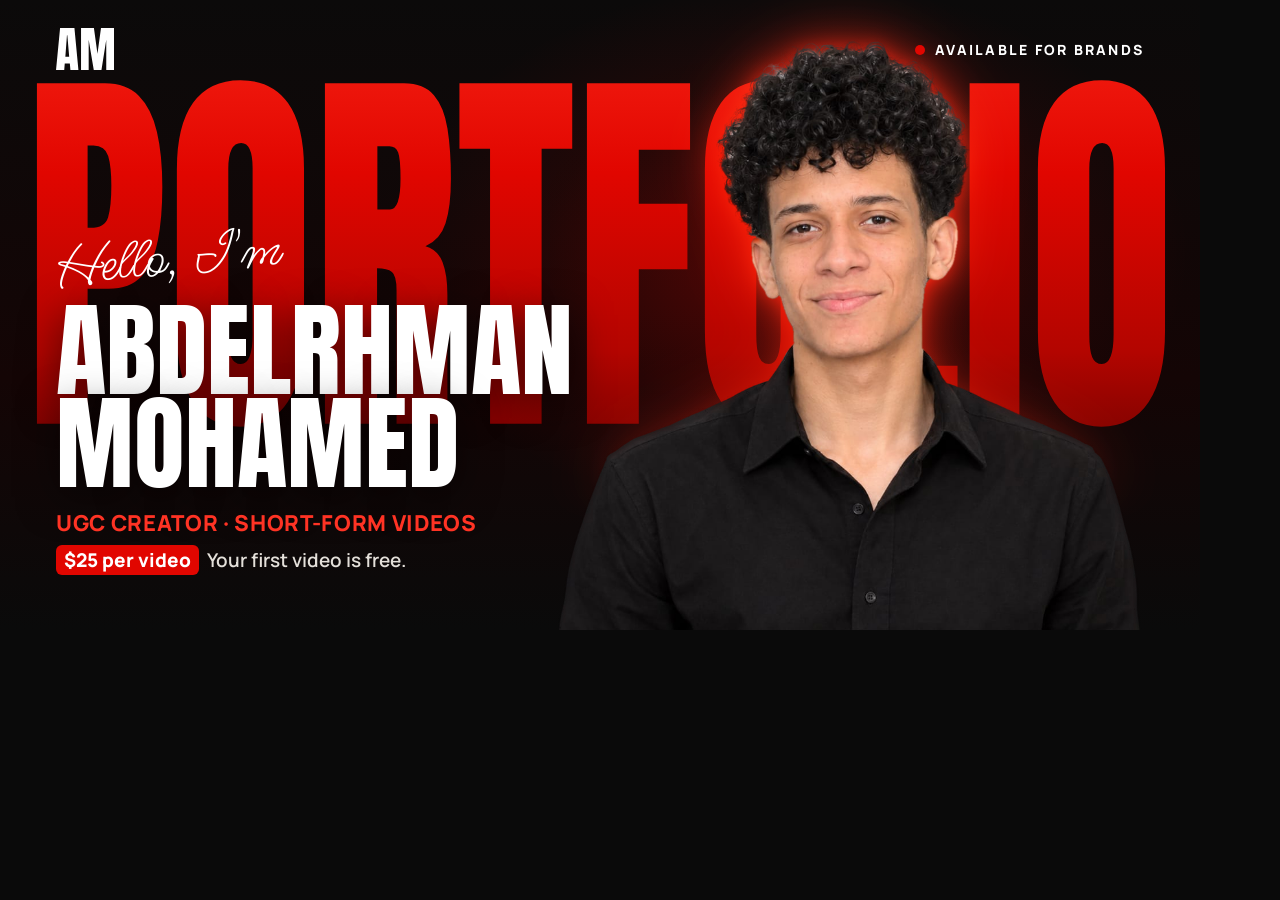
<file: tools/og-image.html>
<!DOCTYPE html>
<!-- Open-graph image template (1200x630). Run:  node tools/render-og.mjs  (needs Playwright),
     or open it in Chrome at exactly 1200x630 and take a screenshot -> public/img/og-image.jpg -->
<html lang="en"><head><meta charset="utf-8"><title>OG image</title><style>
@font-face{font-family:Anton;src:url(../public/fonts/anton-latin-400.woff2)}
@font-face{font-family:Manrope;src:url(../public/fonts/manrope-latin-wght.woff2);font-weight:200 800}
@font-face{font-family:'Ms Madi';src:url(../public/fonts/ms-madi-latin-400.woff2)}
html,body{margin:0;width:1200px;height:630px;overflow:hidden;background:#0a0a0a}
.c{position:relative;width:1200px;height:630px;overflow:hidden;background:radial-gradient(46% 60% at 66% 40%,rgba(225,6,0,.34),rgba(225,6,0,.08) 45%,transparent 72%),linear-gradient(180deg,#0b0a0a,#140505 60%,#0a0a0a)}
.w{position:absolute;left:0;right:0;top:58px;text-align:center;font:400 300px/1 Anton;white-space:nowrap;transform:scaleY(1.32);transform-origin:50% 0}
.w span{background:linear-gradient(180deg,#ff2b1b 0%,#e10600 36%,#b30500 66%,#6e0200 86%,rgba(60,0,0,0) 100%);-webkit-background-clip:text;background-clip:text;color:transparent}
.p{position:absolute;right:40px;bottom:-34px;height:640px}
.h{position:absolute;right:-51px;bottom:-126px;height:823px;opacity:.95;mix-blend-mode:screen}
.t{position:absolute;left:56px;bottom:56px;z-index:3;color:#fff}
.hello{font:400 60px/1 'Ms Madi';transform:rotate(-5deg);transform-origin:0 100%;display:inline-block}
.n{font:400 104px/.9 Anton;text-transform:uppercase;margin:4px 0 18px;text-shadow:0 10px 40px rgba(0,0,0,.6)}
.r{font:800 22px/1.3 Manrope;color:#ff3324;letter-spacing:.03em;text-transform:uppercase}
.s{font:600 19px/1.4 Manrope;color:#e4e0da;margin-top:10px}
.s b{color:#fff;background:#e10600;padding:2px 8px;border-radius:6px;font-weight:800}
.top{position:absolute;left:56px;right:56px;top:28px;display:flex;justify-content:space-between;align-items:center;font:800 14px Manrope;letter-spacing:.16em;text-transform:uppercase;color:#fff;z-index:3}
.dot{display:inline-block;width:10px;height:10px;border-radius:50%;background:#e10600;margin-right:10px}
.mark{width:58px;height:auto;fill:#fff}
</style></head><body><div class="c">
<div class="w"><span>PORTFOLIO</span></div>
<img class="h" src="../public/img/abdelrhman-glow.png" alt="">
<img class="p" src="../public/img/abdelrhman-cutout-960.png" alt="">
<div class="top"><svg class="mark" viewBox="30 0 2414 1760"><path fill-rule="evenodd" d="M30 1760 200 0H797L964 1760H631L606 1476H394L372 1760ZM419 1195H579L502 300H486Z M1072 1760V0H1608L1756 1073L1903 0H2444V1760H2122V492L1920 1760H1604L1390 492V1760Z"/></svg><span><span class="dot"></span>Available for brands</span></div>
<div class="t"><div class="hello">Hello, I'm</div><div class="n">Abdelrhman<br>Mohamed</div><div class="r">UGC creator · short-form videos</div><div class="s"><b>$25 per video</b>&nbsp; Your first video is free.</div></div>
</div></body></html>
</file>
<file: css/main.css>
/* =========================================================================
   Abdelrhman Mohamed — UGC Portfolio
   Near-black · bold red · giant condensed type · hairlines
   ========================================================================= */

/* ---------- Fonts (self-hosted, Google Fonts / OFL) ---------- */
@font-face {
  font-family: 'Anton';
  src: url('../public/fonts/anton-latin-400.woff2') format('woff2');
  font-weight: 400; font-style: normal; font-display: swap;
  unicode-range: U+0000-00FF, U+0131, U+0152-0153, U+02BB-02BC, U+02C6, U+02DA, U+02DC, U+0304, U+0308, U+0329, U+2000-206F, U+20AC, U+2122, U+2191, U+2193, U+2212, U+2215, U+FEFF, U+FFFD;
}
@font-face {
  font-family: 'Manrope';
  src: url('../public/fonts/manrope-latin-wght.woff2') format('woff2-variations'), url('../public/fonts/manrope-latin-wght.woff2') format('woff2');
  font-weight: 200 800; font-style: normal; font-display: swap;
  unicode-range: U+0000-00FF, U+0131, U+0152-0153, U+02BB-02BC, U+02C6, U+02DA, U+02DC, U+0304, U+0308, U+0329, U+2000-206F, U+20AC, U+2122, U+2191, U+2193, U+2212, U+2215, U+FEFF, U+FFFD;
}
@font-face {
  font-family: 'Ms Madi';
  src: url('../public/fonts/ms-madi-latin-400.woff2') format('woff2');
  font-weight: 400; font-style: normal; font-display: swap;
  unicode-range: U+0000-00FF, U+2000-206F;
}
@font-face {
  font-family: 'Alexandria';
  src: url('../public/fonts/alexandria-arabic-wght.woff2') format('woff2-variations'), url('../public/fonts/alexandria-arabic-wght.woff2') format('woff2');
  font-weight: 100 900; font-style: normal; font-display: swap;
  unicode-range: U+0600-06FF, U+0750-077F, U+0870-088E, U+0890-0891, U+0897-08E1, U+08E3-08FF, U+200C-200E, U+2010-2011, U+204F, U+2E41, U+FB50-FDFF, U+FE70-FE74, U+FE76-FEFC;
}
@font-face {
  font-family: 'Aref Ruqaa';
  src: url('../public/fonts/aref-ruqaa-arabic-700.woff2') format('woff2');
  font-weight: 400 700; font-style: normal; font-display: swap;
  unicode-range: U+0600-06FF, U+0750-077F, U+0870-088E, U+0890-0891, U+0897-08E1, U+08E3-08FF, U+200C-200E, U+2010-2011, U+204F, U+2E41, U+FB50-FDFF, U+FE70-FE74, U+FE76-FEFC;
}

/* ---------- Tokens ---------- */
:root {
  --bg: #0a0a0a;
  --bg-2: #0f0f0f;
  --surface: #131313;
  --surface-2: #191919;
  --line: rgba(255, 255, 255, .12);
  --line-2: rgba(255, 255, 255, .22);
  --text: #f4f1ec;
  --text-2: #d6d2cc;
  --muted: #a29e98;
  --muted-2: #8d8983;
  --red: #e10600;
  --red-hi: #ff3324;          /* AA-safe red for small text on near-black */
  --red-deep: #6d0300;

  --f-latin: 'Anton', 'Arial Narrow', Impact, sans-serif;
  --f-display: var(--f-latin);
  --f-body: 'Manrope', system-ui, -apple-system, 'Segoe UI', Roboto, Arial, sans-serif;
  --f-script: 'Ms Madi', 'Segoe Script', cursive;
  --ls: .16em;
  --ls-2: .08em;
  --display-weight: 400;
  --display-lh: .9;

  --gutter: clamp(16px, 2.6vw, 44px);
  --header-h: 72px;
  --ease-out: cubic-bezier(.16, 1, .3, 1);
  --ease-io: cubic-bezier(.77, 0, .175, 1);
}
html[lang="ar"] {
  --f-display: 'Alexandria', var(--f-latin);
  --f-body: 'Alexandria', 'Manrope', system-ui, -apple-system, 'Segoe UI', Tahoma, sans-serif;
  --f-script: 'Aref Ruqaa', 'Ms Madi', serif;
  --ls: 0;
  --ls-2: 0;
  --display-weight: 800;
  --display-lh: 1.22;
}

/* ---------- Base ---------- */
*, *::before, *::after { box-sizing: border-box; }
html { -webkit-text-size-adjust: 100%; text-size-adjust: 100%; background: var(--bg); color-scheme: dark; }
html.has-sb { scrollbar-gutter: stable; }
html:not(.lenis) { scroll-behavior: smooth; }
html.reduced-motion { scroll-behavior: auto; }
body {
  margin: 0; min-height: 100vh;
  background: var(--bg); color: var(--text);
  font-family: var(--f-body); font-size: 16px; line-height: 1.6; font-weight: 400;
  -webkit-font-smoothing: antialiased; -moz-osx-font-smoothing: grayscale;
  text-rendering: optimizeLegibility;
  overflow-x: clip;
}
img, picture, svg, video { display: block; max-width: 100%; }
img { height: auto; }
a { color: inherit; text-decoration: none; }
button { font: inherit; color: inherit; background: none; border: 0; padding: 0; cursor: pointer; }
input, textarea { font: inherit; }
h1, h2, h3, p, ul, ol, dl, dd, figure, blockquote { margin: 0; }
ul, ol { padding: 0; }
::selection { background: var(--red); color: #fff; }
:focus-visible { outline: 2px solid var(--red-hi); outline-offset: 3px; border-radius: 2px; }
.sprite { position: absolute; width: 0; height: 0; overflow: hidden; }
.icon { width: 1em; height: 1em; flex: none; }
html[dir="rtl"] .icon--flip { transform: scaleX(-1); }
.yh-mark, .preloader__mark { fill: currentColor; }

.sr-only { position: absolute !important; width: 1px; height: 1px; margin: -1px; padding: 0; overflow: hidden; clip: rect(0 0 0 0); clip-path: inset(50%); white-space: nowrap; border: 0; }
.skip-link {
  position: fixed; top: 10px; inset-inline-start: 10px; z-index: 300;
  padding: 10px 16px; background: var(--red); color: #fff; font-weight: 700; border-radius: 6px;
  transform: translateY(-160%); transition: transform .3s var(--ease-out);
}
.skip-link:focus { transform: none; }

/* Lenis (recommended styles) + scroll lock */
html.lenis, html.lenis body { height: auto; }
.lenis:not(.lenis-autoToggle).lenis-stopped { overflow: hidden; } /* hidden (not clip) keeps the reserved scrollbar gutter: no layout shift when the page locks */
.lenis [data-lenis-prevent] { overscroll-behavior: contain; }
.lenis.lenis-smooth iframe { pointer-events: none; }
html.is-locked, html.is-locked body { overflow: hidden; }

/* ---------- Shared type ---------- */
.label {
  display: inline-flex; align-items: center; gap: .9em;
  font-size: 12px; font-weight: 700; letter-spacing: var(--ls); text-transform: uppercase;
  color: var(--muted); line-height: 1.4;
}
.label__idx { color: var(--red-hi); font-family: var(--f-latin); font-weight: 400; font-size: 1.15em; letter-spacing: .04em; }
.label--red { color: var(--red-hi); }
.h-display {
  font-family: var(--f-display); font-weight: var(--display-weight);
  text-transform: uppercase; line-height: var(--display-lh);
  font-size: clamp(48px, 8vw, 148px); letter-spacing: .004em;
}
html[lang="ar"] .h-display { font-size: clamp(38px, 5.9vw, 106px); }
.h-sub {
  font-family: var(--f-display); font-weight: var(--display-weight);
  text-transform: uppercase; line-height: var(--display-lh);
  font-size: clamp(34px, 3.6vw, 64px); margin-bottom: .45em;
}
html[lang="ar"] .h-sub { font-size: clamp(28px, 2.8vw, 48px); }
.section-head { max-width: 1180px; margin-bottom: clamp(56px, 7vw, 110px); }
.section-head .label { margin-bottom: 26px; }
.section-head--row { max-width: none; display: flex; justify-content: space-between; align-items: flex-end; gap: 40px; }
.section-lead { color: var(--muted); font-size: clamp(16px, 1.2vw, 19px); line-height: 1.7; max-width: 46ch; margin-top: 26px; }
.section-head--row .section-lead { margin-top: 0; padding-bottom: 10px; }
.note { font-size: 12px; color: var(--muted-2); letter-spacing: .03em; margin-top: 18px; }

/* split-text helpers (SplitText adds these) */
.split-line { padding-bottom: .04em; }
html[lang="ar"] .split-line { padding-bottom: .12em; }

/* ---------- Buttons & links ---------- */
.btn {
  position: relative; display: inline-flex; align-items: center; justify-content: center; gap: 12px;
  height: 56px; padding: 0 28px; border-radius: 999px;
  font-size: 13px; font-weight: 800; letter-spacing: var(--ls-2); text-transform: uppercase;
  overflow: hidden; isolation: isolate; white-space: nowrap;
  transition: color .45s var(--ease-out), border-color .45s var(--ease-out);
}
.btn::before {
  content: ""; position: absolute; inset: 0; z-index: -1; border-radius: inherit;
  transform: translateY(101%); transition: transform .6s var(--ease-out);
}
.btn:hover::before, .btn:focus-visible::before { transform: none; }
.btn .icon { font-size: 18px; transition: transform .5s var(--ease-out); }
.btn:hover .icon { transform: translate(2px, -2px); }
.btn--red { background: var(--red); color: #fff; }
.btn--red::before { background: #fff; }
.btn--red:hover { color: var(--red); }
.btn--ghost { border: 1px solid var(--line-2); color: var(--text); }
.btn--ghost::before { background: var(--red); }
.btn--ghost:hover { border-color: var(--red); color: #fff; }

.link-u {
  position: relative; display: inline-flex; align-items: center; gap: 8px; padding-bottom: 5px;
  font-size: 12px; font-weight: 800; letter-spacing: var(--ls-2); text-transform: uppercase;
}
.link-u::before, .link-u::after {
  content: ""; position: absolute; inset-inline: 0; bottom: 0; height: 1px; background: currentColor;
}
.link-u::before { opacity: .3; }
.link-u::after {
  background: var(--red); transform: scaleX(0); transform-origin: right;
  transition: transform .6s var(--ease-out);
}
html[dir="rtl"] .link-u::after { transform-origin: left; }
.link-u:hover::after, .link-u:focus-visible::after { transform: scaleX(1); transform-origin: left; }
html[dir="rtl"] .link-u:hover::after, html[dir="rtl"] .link-u:focus-visible::after { transform-origin: right; }
.link-u .icon { font-size: 15px; transition: transform .5s var(--ease-out); }
.link-u:hover .icon { transform: translate(2px, -2px); }
html[dir="rtl"] .link-u:hover .icon--flip { transform: scaleX(-1) translateX(3px); }

.pulse-dot { position: relative; display: inline-block; width: 8px; height: 8px; border-radius: 50%; background: var(--red); flex: none; }
.pulse-dot::after {
  content: ""; position: absolute; inset: 0; border-radius: 50%; background: var(--red);
  animation: ping 1.9s cubic-bezier(0, 0, .2, 1) infinite;
}
@keyframes ping { 0% { transform: scale(1); opacity: .75; } 80%, 100% { transform: scale(3.2); opacity: 0; } }
.spark { color: var(--red); }

/* ---------- Grain / progress / cursor ---------- */
.grain {
  position: fixed; inset: -8%; z-index: 90; pointer-events: none; opacity: .075;
  background-image: url("data:image/svg+xml,%3Csvg xmlns='http://www.w3.org/2000/svg' width='220' height='220'%3E%3Cfilter id='n'%3E%3CfeTurbulence type='fractalNoise' baseFrequency='.85' numOctaves='3' stitchTiles='stitch'/%3E%3CfeColorMatrix values='0 0 0 0 1 0 0 0 0 1 0 0 0 0 1 0 0 0 1.4 0'/%3E%3C/filter%3E%3Crect width='220' height='220' filter='url(%23n)'/%3E%3C/svg%3E");
  background-size: 220px 220px;
}
@media (hover: hover) and (pointer: fine) {
  html:not(.reduced-motion) .grain { animation: grain 1s steps(5) infinite; will-change: transform; }
}
@keyframes grain {
  0% { transform: translate(0, 0); } 20% { transform: translate(-3%, 2%); } 40% { transform: translate(2%, -3%); }
  60% { transform: translate(-1%, 4%); } 80% { transform: translate(3%, -1%); } 100% { transform: translate(0, 0); }
}
.progress { position: fixed; inset: 0 0 auto; height: 2px; z-index: 70; pointer-events: none; }
.progress span { display: block; height: 100%; background: var(--red); transform: scaleX(0); transform-origin: left; }
html[dir="rtl"] .progress span { transform-origin: right; }

.cursor { position: fixed; inset: 0 auto auto 0; z-index: 120; pointer-events: none; display: none; }
html.has-cursor .cursor { display: block; }
html.has-cursor, html.has-cursor a, html.has-cursor button, html.has-cursor label, html.has-cursor .svc { cursor: none; }
html.has-cursor input, html.has-cursor textarea { cursor: text; }
.cursor__dot, .cursor__ring { position: absolute; left: 0; top: 0; border-radius: 50%; will-change: transform; }
.cursor__dot { width: 8px; height: 8px; margin: -4px 0 0 -4px; background: var(--red); transition: opacity .3s, background .3s; }
.cursor__ring {
  width: 40px; height: 40px; margin: -20px 0 0 -20px;
  border: 1px solid rgba(255, 255, 255, .45);
  display: grid; place-items: center;
  transition: width .45s var(--ease-out), height .45s var(--ease-out), margin .45s var(--ease-out), background-color .35s, border-color .35s, opacity .3s;
}
.cursor__label {
  font-size: 12px; font-weight: 800; letter-spacing: .14em; text-transform: uppercase; color: #fff;
  opacity: 0; transform: scale(.5); transition: opacity .3s, transform .45s var(--ease-out); white-space: nowrap;
}
html[lang="ar"] .cursor__label { letter-spacing: 0; font-size: 14px; }
.cursor.is-link .cursor__ring { width: 64px; height: 64px; margin: -32px 0 0 -32px; border-color: var(--red); background: rgba(225, 6, 0, .1); }
.cursor.is-view .cursor__ring { width: 112px; height: 112px; margin: -56px 0 0 -56px; border-color: var(--red); background: var(--red); }
.cursor.is-view .cursor__label { opacity: 1; transform: none; }
.cursor.is-view .cursor__dot, .cursor.is-text .cursor__dot { opacity: 0; }
.cursor.is-text .cursor__ring { opacity: 0; }
.cursor.is-hidden { opacity: 0; }

/* ---------- Preloader ---------- */
.preloader { display: none; }
html.js .preloader {
  position: fixed; inset: 0; z-index: 200; display: flex; flex-direction: column; justify-content: space-between;
  padding: 26px var(--gutter) 34px; background: var(--bg); overflow: hidden;
  animation: preloader-failsafe .01s 9s forwards;
}
@keyframes preloader-failsafe { to { visibility: hidden; opacity: 0; } }
.preloader__row { position: relative; z-index: 1; display: flex; justify-content: space-between; align-items: flex-end; gap: 20px; font-size: 11px; font-weight: 700; letter-spacing: .16em; text-transform: uppercase; color: var(--muted); }
.preloader__mark {
  position: absolute; left: 50%; top: 50%; width: clamp(104px, 11.5vw, 178px); height: auto; translate: -50% -55%;
  color: var(--red); clip-path: inset(calc(100% - var(--p, 0%)) 0 0 0);
}
.preloader__mark-bg { position: absolute; }
.preloader__count { font-family: var(--f-latin); font-size: clamp(96px, 17vw, 270px); line-height: .78; color: var(--text); letter-spacing: 0; display: flex; align-items: flex-start; }
.preloader__num { display: flex; direction: ltr; }
.preloader__num i { display: inline-block; width: .494em; text-align: center; font-style: normal; } /* fixed digit slots: no layout shift */
.preloader__num i.is-off { visibility: hidden; }
.preloader__pct { font-size: .28em; color: var(--red); margin-top: .1em; margin-inline-start: .1em; }
.preloader__label { padding-bottom: 6px; }
.preloader__bar { position: absolute; inset: auto 0 0; height: 3px; background: rgba(255, 255, 255, .07); }
.preloader__bar span { display: block; height: 100%; background: var(--red); transform: scaleX(0); transform-origin: left; }
.preloader__wipe { position: absolute; inset: 0; z-index: 3; background: var(--red); transform: scaleY(0); transform-origin: bottom; }

.lang-wipe {
  position: fixed; inset: 0; z-index: 150; display: grid; place-items: center;
  background: var(--red); transform: scaleY(0); transform-origin: bottom; pointer-events: none; visibility: hidden;
}
.lang-wipe__txt { font-family: var(--f-latin); font-size: clamp(64px, 11vw, 180px); color: #0a0a0a; line-height: 1; }
.lang-wipe__txt[lang="ar"] { font-family: 'Aref Ruqaa', serif; font-weight: 700; }

/* ---------- Top bar ---------- */
.topbar {
  position: fixed; inset: 0 0 auto; z-index: 50; height: var(--header-h);
  display: grid; grid-template-columns: 1fr auto 1fr; align-items: center; gap: 24px;
  padding: 0 var(--gutter);
  transition: transform .6s var(--ease-out), background-color .4s, backdrop-filter .4s;
}
.topbar::after { content: ""; position: absolute; inset-inline: var(--gutter); bottom: 0; height: 1px; background: var(--line); transition: opacity .4s; }
.topbar.is-scrolled { background: rgba(10, 10, 10, .74); -webkit-backdrop-filter: blur(14px) saturate(1.2); backdrop-filter: blur(14px) saturate(1.2); }
.topbar.is-scrolled::after { opacity: .6; }
.topbar.is-hidden { transform: translateY(-101%); }
html:not(.js) .topbar { background: rgba(10, 10, 10, .86); -webkit-backdrop-filter: blur(14px); backdrop-filter: blur(14px); }
.topbar__brand { justify-self: start; display: flex; align-items: center; gap: 14px; }
.yh-mark { width: 40px; height: auto; color: var(--red); transition: transform .6s var(--ease-out); }
.topbar__brand:hover .yh-mark { transform: rotate(-6deg) scale(1.06); }
.topbar__roles { display: flex; flex-direction: column; font-size: 11px; font-weight: 800; letter-spacing: var(--ls); text-transform: uppercase; line-height: 1.45; }
.topbar__role--red { color: var(--red-hi); }
.topbar__nav { display: flex; gap: clamp(18px, 2.3vw, 40px); }
.nav-link { position: relative; padding: 6px 0; font-size: 12px; font-weight: 700; letter-spacing: var(--ls); text-transform: uppercase; color: var(--muted); transition: color .3s; }
.nav-link::after { content: ""; position: absolute; inset-inline: 0; bottom: 0; height: 1px; background: var(--red); transform: scaleX(0); transform-origin: right; transition: transform .55s var(--ease-out); }
html[dir="rtl"] .nav-link::after { transform-origin: left; }
.nav-link:hover, .nav-link.is-active { color: var(--text); }
.nav-link:hover::after, .nav-link.is-active::after { transform: scaleX(1); transform-origin: left; }
html[dir="rtl"] .nav-link:hover::after, html[dir="rtl"] .nav-link.is-active::after { transform-origin: right; }
html[lang="ar"] .nav-link, html[lang="ar"] .topbar__roles, html[lang="ar"] .topbar__avail { font-size: 13px; font-weight: 600; }
.topbar__right { justify-self: end; display: flex; align-items: center; gap: 18px; }
.topbar__avail { display: flex; align-items: center; gap: 10px; font-size: 11px; font-weight: 800; letter-spacing: var(--ls); text-transform: uppercase; }
.lang-toggle {
  display: flex; align-items: center; gap: 6px; height: 36px; padding: 0 14px;
  border: 1px solid var(--line-2); border-radius: 999px;
  font-size: 11px; font-weight: 800; letter-spacing: .12em; font-family: 'Manrope', system-ui, sans-serif;
  transition: border-color .3s, background-color .3s;
}
.lang-toggle:hover { border-color: var(--red); background: rgba(225, 6, 0, .1); }
.lang-toggle__opt { opacity: .4; transition: opacity .3s, color .3s; }
.lang-toggle__sep { opacity: .3; }
html[lang="en"] [data-lang-opt="en"], html[lang="ar"] [data-lang-opt="ar"] { opacity: 1; color: var(--red-hi); }
.menu-btn { display: none; width: 44px; height: 44px; border-radius: 50%; border: 1px solid var(--line-2); position: relative; }
.menu-btn span { position: absolute; left: 13px; right: 13px; height: 1.5px; background: var(--text); transition: transform .5s var(--ease-out), top .5s var(--ease-out); }
.menu-btn span:nth-child(1) { top: 18px; }
.menu-btn span:nth-child(2) { top: 25px; }
.menu-btn[aria-expanded="true"] span:nth-child(1) { top: 21.5px; transform: rotate(45deg); }
.menu-btn[aria-expanded="true"] span:nth-child(2) { top: 21.5px; transform: rotate(-45deg); }

.menu {
  position: fixed; inset: 0; z-index: 45; display: flex; flex-direction: column; justify-content: space-between; gap: 30px;
  padding: calc(var(--header-h) + 28px) var(--gutter) max(28px, env(safe-area-inset-bottom));
  background: var(--bg); overflow-y: auto;
}
.menu[hidden] { display: none; }
.menu__nav { display: flex; flex-direction: column; }
.menu__link {
  display: flex; align-items: baseline; gap: 16px; padding: 6px 0 8px; border-bottom: 1px solid var(--line);
  font-family: var(--f-display); font-weight: var(--display-weight); text-transform: uppercase;
  font-size: clamp(46px, 12.5vw, 92px); line-height: 1.04; overflow: hidden;
}
html[lang="ar"] .menu__link { font-size: clamp(36px, 10vw, 72px); line-height: 1.35; }
.menu__idx { font-family: var(--f-latin); font-size: 15px; color: var(--red); }
.menu__link:hover, .menu__link:focus-visible { color: var(--red); }
.menu__foot { display: flex; flex-wrap: wrap; gap: 14px 26px; font-size: 13px; font-weight: 800; letter-spacing: .08em; text-transform: uppercase; color: var(--muted); }
.menu__foot a:hover { color: var(--text); }

/* sections never leak horizontal overflow (important for RTL, where overflow scrolls the page) */
.idea, .marquee, .pricing, .services, .about, .contact, .footer { overflow-x: clip; }

/* numbers keep their LTR order inside Arabic text ($25, 18, 1st) */
.stat__num, .project__metrics dd, .work__count, .case__index, .calc__n, .calc__total, .price-card__amount { direction: ltr; unicode-bidi: isolate; }
html[dir="rtl"] .project__metrics dd { text-align: right; }
html[dir="rtl"] .stat__num { justify-content: flex-end; }

/* =========================================================================
   HERO
   ========================================================================= */
.hero {
  position: relative; isolation: isolate; overflow: hidden;
  height: 100vh; height: 100svh; min-height: 680px; max-height: 1180px;
  --word-top: calc(var(--header-h) + 2.2vh);
  --word-fs: calc((100vw - 2 * var(--gutter)) / 3.83);
  --stretch: 1.45;
}
.hero__glow {
  position: absolute; inset: 0; z-index: -1; pointer-events: none;
  background:
    radial-gradient(48% 46% at 50% 36%, rgba(225, 6, 0, .30) 0%, rgba(225, 6, 0, .10) 42%, rgba(225, 6, 0, 0) 72%),
    radial-gradient(90% 60% at 50% 110%, rgba(225, 6, 0, .10) 0%, rgba(225, 6, 0, 0) 60%),
    linear-gradient(180deg, #0b0a0a 0%, #120505 55%, #0a0a0a 100%);
}
.hero__word {
  position: absolute; inset-inline: 0; top: var(--word-top); z-index: 1;
  display: flex; justify-content: center; pointer-events: none;
  font-family: var(--f-latin); font-size: var(--word-fs); line-height: 1; letter-spacing: 0;
  text-transform: uppercase; white-space: nowrap; user-select: none;
}
html.js .hero__word { visibility: hidden; }   /* revealed once fonts + split + layout are final (no CLS) */
html.js.hero-ready .hero__word { visibility: visible; }
/* same for the intro text + the masked front word: they change size when split / stretched by JS */
html.js:not(.reduced-motion):not(.hero-ready) .hero__content, html.js:not(.hero-ready) .hero__front-move { visibility: hidden; }
.hero__word-inner {
  display: block;
  transform: scaleY(var(--stretch)); transform-origin: 50% 0;
}
.hero__word-inner, .hero__word-inner .char {
  background-image: linear-gradient(180deg, #ff2b1b 0%, #e10600 38%, #c40500 68%, #860300 87%, rgba(70, 0, 0, 0) 100%);
  -webkit-background-clip: text; background-clip: text; color: transparent;
}
.hero__word-inner.is-split { background-image: none; }
.hero__word--back .hero__word-inner.has-glow, html:not(.js) .hero__word--back .hero__word-inner, html.reduced-motion .hero__word--back .hero__word-inner { filter: drop-shadow(0 0 60px rgba(225, 6, 0, .26)); }
/* front copy of the word: masked to the shirt, so letters pass in front of the body but behind neck & head */
.hero__front {
  position: absolute; inset: 0; z-index: 2; pointer-events: none;
  /* shirt silhouette traced from the cut-out photo (tools/trace_mask.py) */
  --shirt-mask: url("data:image/svg+xml,%3Csvg xmlns='http://www.w3.org/2000/svg' viewBox='0 0 960 988' preserveAspectRatio='none'%3E%3Cpath fill-rule='evenodd' d='M26 987 931 987 928 938 923 905 923 872 919 837 913 806 890 721 880 694 869 672 858 661 856 656 852 652 818 635 794 626 774 616 751 608 714 590 695 583 662 566 631 555 623 546 609 519 596 505 594 507 593 525 594 586 597 593 604 587 609 590 611 602 609 615 592 648 566 674 537 718 521 745 517 745 514 742 510 730 502 716 477 691 454 673 445 670 420 649 401 596 400 575 398 569 394 528 393 503 391 498 383 508 371 530 355 551 327 561 298 577 248 600 229 607 201 621 153 638 143 643 107 668 76 746 51 825 45 855 42 886 34 922Z'/%3E%3C/svg%3E");
  -webkit-mask-image: var(--shirt-mask); mask-image: var(--shirt-mask);
  -webkit-mask-size: 100% 100%; mask-size: 100% 100%; -webkit-mask-repeat: no-repeat; mask-repeat: no-repeat;
}
.hero__front-move { position: absolute; left: var(--fx, 0px); top: var(--fy, 0px); width: var(--fw, 100vw); height: calc(var(--word-fs) * var(--stretch)); }
.hero__front .hero__word { top: 0; inset-inline: 0; }
.hero__front .hero__word-inner { filter: drop-shadow(0 14px 18px rgba(0, 0, 0, .62)); }
html:not(.js) .hero__front { display: none; }

.hero__portrait {
  position: absolute; z-index: 2; bottom: 0; inset-inline: 0; margin-inline: auto;
  width: min(50vw, calc((100svh - var(--header-h) * .55) * .9717)); aspect-ratio: 960 / 988;
  pointer-events: none;
}
.hero__photo { width: 100%; height: 100%; object-fit: contain; object-position: bottom center;
  -webkit-mask-image: linear-gradient(to bottom, #000 74%, rgba(0, 0, 0, .55) 88%, transparent 100%);
  mask-image: linear-gradient(to bottom, #000 74%, rgba(0, 0, 0, .55) 88%, transparent 100%);
}
.hero__halo { position: absolute; z-index: -1; left: -14.733%; top: -14.311%; width: 129.466%; height: 128.622%; max-width: none; opacity: .9; mix-blend-mode: screen; }
.hero__halo img { width: 100%; height: 100%; max-width: none; }
html:not(.reduced-motion) .hero__halo { animation: breathe 5.5s ease-in-out infinite; }
@keyframes breathe { 0%, 100% { opacity: .78; transform: scale(1); } 50% { opacity: 1; transform: scale(1.025); } }

.hero__content {
  position: absolute; z-index: 4; inset: var(--header-h) var(--gutter) 0;
  display: flex; justify-content: space-between; align-items: flex-end; gap: 30px;
  padding-bottom: clamp(26px, 6vh, 70px); pointer-events: none;
}
.hero__content > * { pointer-events: auto; }
.hero__intro { --col: min(600px, 31vw); max-width: var(--col); }
.hero__hello {
  font-family: var(--f-script); font-size: clamp(38px, 3.9vw, 70px); line-height: 1; color: #fff;
  margin-bottom: .12em; rotate: -5deg; transform-origin: 0 100%; display: inline-block;
  text-shadow: 0 4px 30px rgba(0, 0, 0, .5);
}
html[lang="ar"] .hero__hello { font-size: clamp(34px, 3.2vw, 58px); rotate: 0deg; color: var(--text); }
.hero__name {
  font-family: var(--f-latin); font-weight: 400; text-transform: uppercase;
  font-size: calc(var(--col) / 5.02); line-height: .9; letter-spacing: .004em;
  text-shadow: 0 10px 40px rgba(0, 0, 0, .45);
}
html[lang="ar"] .hero__name { font-family: var(--f-display); font-weight: 900; font-size: calc(var(--col) / 5.62); line-height: 1.3; padding-bottom: .12em; }
.hero__roles {
  margin: 1.05em 0 .85em; max-width: 24ch;
  color: var(--red-hi); font-weight: 800; text-transform: uppercase; letter-spacing: .03em;
  font-size: clamp(14px, 1.22vw, 20px); line-height: 1.28;
}
html[lang="ar"] .hero__roles { letter-spacing: 0; line-height: 1.6; margin-top: .9em; }
.hero__bio { color: var(--text-2); font-size: clamp(14px, 1vw, 16px); line-height: 1.7; max-width: 40ch; margin-bottom: 1.6em; }
.hero__avail { display: flex; align-items: center; gap: 10px; font-size: 11px; font-weight: 800; letter-spacing: var(--ls); text-transform: uppercase; }
.hero__avail .icon { font-size: 17px; color: var(--red-hi); }
.hero__avail .pulse-dot { margin-inline-start: 4px; }

.hero__side { width: min(280px, 20vw); display: flex; flex-direction: column; gap: clamp(28px, 6vh, 64px); }
.hero__tagline { display: flex; align-items: center; gap: 14px; font-size: 13px; line-height: 1.6; color: var(--text); text-shadow: 0 2px 14px rgba(0, 0, 0, .6); }
.hero__tagline p { padding: 10px 14px; border-radius: 12px; background: rgba(10, 10, 10, .42); -webkit-backdrop-filter: blur(10px); backdrop-filter: blur(10px); border: 1px solid rgba(255, 255, 255, .08); }
.hero__spark { flex: none; width: 42px; height: 42px; border-radius: 50%; border: 1px solid var(--line-2); display: grid; place-items: center; font-size: 15px; color: var(--text); background: rgba(10, 10, 10, .35); }
.hero__stats { list-style: none; }
.stat { display: flex; align-items: center; gap: 18px; padding: clamp(9px, 1.7vh, 16px) 0; border-top: 1px solid var(--line); }
.stat:last-child { border-bottom: 1px solid var(--line); }
.stat__num { display: flex; font-family: var(--f-latin); color: var(--red); font-size: clamp(38px, 3.3vw, 58px); line-height: 1; min-width: 2.3ch; }
.stat__pre { font-size: .55em; margin-top: .08em; margin-inline-end: .04em; }
.stat__num .stat__plus { font-size: .45em; margin-top: .1em; margin-inline-start: .06em; text-transform: none; }
.stat__plus { font-size: .7em; }
.stat__plus:empty { display: none; }
.stat__label { font-size: 11px; font-weight: 800; letter-spacing: var(--ls); text-transform: uppercase; color: var(--muted); line-height: 1.45; }
html[lang="ar"] .stat__label { font-size: 13px; font-weight: 600; }

.hero__scroll {
  position: absolute; z-index: 4; bottom: 20px; left: 50%; translate: -50% 0;
  display: flex; flex-direction: column; align-items: center; gap: 10px;
  font-size: 10px; font-weight: 800; letter-spacing: .3em; text-transform: uppercase; color: var(--muted);
}
html[lang="ar"] .hero__scroll { letter-spacing: 0; font-size: 12px; }
.hero__scroll-line { width: 1px; height: 46px; background: linear-gradient(var(--line-2), transparent); position: relative; overflow: hidden; }
.hero__scroll-line::after { content: ""; position: absolute; inset-inline: 0; top: 0; height: 40%; background: var(--red); animation: scrollLine 2s var(--ease-io) infinite; }
@keyframes scrollLine { 0% { transform: translateY(-100%); } 100% { transform: translateY(260%); } }

/* =========================================================================
   MARQUEE
   ========================================================================= */
.marquee { position: relative; height: clamp(170px, 17vw, 270px); overflow: hidden; display: grid; place-items: center; }
.marquee__band { position: absolute; inset-inline: -6%; overflow: hidden; padding: clamp(12px, 1.25vw, 20px) 0; }
.marquee__band--red { z-index: 2; background: var(--red); transform: rotate(-2.6deg); box-shadow: 0 24px 70px -20px rgba(225, 6, 0, .45); }
.marquee__band--dark { background: #121212; transform: rotate(2.4deg); border-block: 1px solid var(--line); }
.marquee__track {
  display: flex; align-items: center; width: max-content; will-change: transform;
  font-family: var(--f-display); font-weight: var(--display-weight); text-transform: uppercase; white-space: nowrap;
  font-size: clamp(28px, 3.5vw, 60px); line-height: 1.05;
}
html[lang="ar"] .marquee__band--red .marquee__track { font-size: clamp(24px, 2.7vw, 46px); line-height: 1.5; }
.marquee__track span { padding-inline: .42em; }
.marquee__track i { font-style: normal; font-size: .55em; color: #0a0a0a; }
.marquee__band--dark .marquee__track { font-family: var(--f-latin); font-weight: 400; color: transparent; -webkit-text-stroke: 1px rgba(255, 255, 255, .5); }
.marquee__band--dark .marquee__track i { color: var(--red); -webkit-text-stroke: 0; }

/* =========================================================================
   IDEA
   ========================================================================= */
.idea { padding: clamp(110px, 13vw, 220px) var(--gutter) clamp(80px, 10vw, 160px); }
.idea__statement {
  margin-top: 30px; max-width: 16.5em;
  font-family: var(--f-display); font-weight: var(--display-weight); text-transform: uppercase;
  font-size: clamp(38px, 5.9vw, 108px); line-height: .96;
}
html[lang="ar"] .idea__statement { font-size: clamp(30px, 4.1vw, 74px); line-height: 1.38; max-width: 18em; }
.idea__statement em { font-style: normal; color: var(--red); }
.idea__statement .word { color: #64615d; } /* dim start state still meets 3:1 for large text */
html.reduced-motion .idea__statement .word, html:not(.js) .idea__statement .word { color: inherit; }
.meet { display: grid; grid-template-columns: minmax(0, .9fr) minmax(0, 1fr); gap: clamp(40px, 6vw, 110px); align-items: center; margin-top: clamp(80px, 9vw, 150px); }
.viewfinder {
  position: relative; overflow: hidden; border-radius: 20px; aspect-ratio: 3 / 4; max-height: 86svh; width: 100%; justify-self: center;
  background: #111; box-shadow: 0 60px 120px -50px rgba(0, 0, 0, .95), 0 0 140px -60px rgba(225, 6, 0, .45);
}
.viewfinder picture { position: absolute; inset: 0; display: block; }
.viewfinder img { width: 100%; height: 100%; object-fit: cover; object-position: 55% 50%; }
.viewfinder::after { content: ""; position: absolute; inset: 0; background: linear-gradient(180deg, rgba(0, 0, 0, .35), rgba(0, 0, 0, 0) 22%, rgba(0, 0, 0, 0) 70%, rgba(0, 0, 0, .55)); pointer-events: none; }
.vf__corners { position: absolute; inset: 16px; z-index: 2; pointer-events: none; }
.vf__corners i { position: absolute; width: 30px; height: 30px; border: 2px solid rgba(255, 255, 255, .85); }
.vf__corners i:nth-child(1) { left: 0; top: 0; border-right: 0; border-bottom: 0; border-top-left-radius: 8px; }
.vf__corners i:nth-child(2) { right: 0; top: 0; border-left: 0; border-bottom: 0; border-top-right-radius: 8px; }
.vf__corners i:nth-child(3) { left: 0; bottom: 0; border-right: 0; border-top: 0; border-bottom-left-radius: 8px; }
.vf__corners i:nth-child(4) { right: 0; bottom: 0; border-left: 0; border-top: 0; border-bottom-right-radius: 8px; }
.vf__rec, .vf__time { position: absolute; z-index: 2; top: 34px; display: flex; align-items: center; gap: 8px; color: #fff; font: 800 12px/1 'Manrope', system-ui, sans-serif; letter-spacing: .2em; text-shadow: 0 2px 10px rgba(0, 0, 0, .6); }
.vf__rec { left: 40px; }
.vf__time { right: 40px; letter-spacing: .12em; font-variant-numeric: tabular-nums; }
.vf__dot { width: 10px; height: 10px; border-radius: 50%; background: var(--red); box-shadow: 0 0 12px rgba(225, 6, 0, .9); }
html:not(.reduced-motion) .vf__dot { animation: blink 1.2s steps(2, jump-none) infinite; }
@keyframes blink { 0%, 100% { opacity: 1; } 50% { opacity: .15; } }
.vf__cap { position: absolute; z-index: 2; left: 40px; right: 40px; bottom: 32px; color: rgba(255, 255, 255, .92); font-size: 11px; font-weight: 800; letter-spacing: var(--ls); text-transform: uppercase; }
html[lang="ar"] .vf__cap { font-size: 13px; }
.meet__copy .label { display: flex; margin-bottom: 18px; }
.meet__title { font-family: var(--f-display); font-weight: var(--display-weight); text-transform: uppercase; font-size: clamp(38px, 4vw, 70px); line-height: .95; margin-bottom: .45em; }
html[lang="ar"] .meet__title { line-height: 1.35; font-size: clamp(30px, 3vw, 52px); }
.meet__text { color: var(--text-2); font-size: clamp(15px, 1.1vw, 18px); line-height: 1.7; max-width: 46ch; }
.idea__trio { display: grid; grid-template-columns: 1fr; margin-top: clamp(30px, 3.4vw, 48px); border-top: 1px solid var(--line); }
.idea__card { display: grid; grid-template-columns: 52px minmax(0, 1fr); column-gap: 18px; padding: 20px 0; border-bottom: 1px solid var(--line); }
.idea__card .idea__idx { grid-row: span 2; padding-top: 4px; }
.idea__idx { font-family: var(--f-latin); color: var(--red); font-size: 26px; line-height: 1; }
.idea__card h3 { margin: 0 0 .25em; font-family: var(--f-display); font-weight: var(--display-weight); text-transform: uppercase; font-size: clamp(24px, 2vw, 34px); line-height: 1; }
html[lang="ar"] .idea__card h3 { line-height: 1.3; font-size: clamp(22px, 1.8vw, 30px); }
.idea__card p { color: var(--muted); max-width: 32ch; }

/* =========================================================================
   WORK — default = native horizontal scroller (no-JS, reduced motion, mobile)
   ========================================================================= */
.work { position: relative; isolation: isolate; padding: clamp(70px, 9vw, 120px) 0 clamp(40px, 6vw, 80px); } /* isolation: card z-indexes never escape above overlays */
.work__pin { position: relative; display: flex; flex-direction: column; }
.work__head { display: flex; align-items: center; gap: 24px; padding: 0 var(--gutter); }
.work__title { margin: 0; font-family: var(--f-body); font-weight: 800; font-size: clamp(16px, 1.45vw, 23px); letter-spacing: .05em; text-transform: uppercase; white-space: nowrap; }
html[lang="ar"] .work__title { letter-spacing: 0; }
.work__rule { flex: 1; height: 1px; background: var(--line); }
.work__count { display: flex; gap: 6px; font-family: var(--f-latin); font-size: 20px; color: var(--muted); line-height: 1; }
.work__current { color: var(--red); }
.work__viewport { position: relative; }
.work__bgword { display: none; }
.work__track {
  list-style: none; display: flex; align-items: flex-start; gap: 18px;
  padding: 34px var(--gutter) 30px; margin: 0;
  overflow-x: auto; overscroll-behavior-x: contain; scroll-snap-type: x mandatory; scroll-padding-inline: var(--gutter);
  scrollbar-width: none; -webkit-overflow-scrolling: touch;
}
.work__track::-webkit-scrollbar { display: none; }
.work__track > li { flex: none; width: min(84vw, 560px); scroll-snap-align: center; }
.work:not(.is-pinned):not(.is-stacked) .project__frame { width: min(70%, 300px); }
.work__intro { display: none; }
.work__foot { display: flex; align-items: center; gap: 18px; padding: 0 var(--gutter); }
.work__hint { font-size: 11px; font-weight: 800; letter-spacing: var(--ls); text-transform: uppercase; color: var(--muted); }
.work__hint:first-child { display: none; }
.work__progress { flex: 1; height: 2px; background: var(--line); position: relative; overflow: hidden; }
.work__progress span { position: absolute; inset: 0; background: var(--red); transform: scaleX(0); transform-origin: left; }
html[dir="rtl"] .work__progress span { transform-origin: right; }

/* project card */
.project { position: relative; }
.project__index {
  position: absolute; z-index: 3; top: 0; inset-inline-start: 0; translate: 0 -46%;
  font-family: var(--f-latin); color: var(--red); line-height: .8; pointer-events: none;
  font-size: clamp(64px, 16vw, 120px); text-shadow: 0 18px 40px rgba(0, 0, 0, .55);
}
.project__frame { display: block; width: 100%; text-align: start; perspective: 1400px; border-radius: 40px; }
.project__frame:focus-visible { outline-offset: 6px; }
.device {
  position: relative; display: block; width: 100%; padding: 9px; border-radius: 40px;
  background: linear-gradient(150deg, #2c2c2e 0%, #0e0e0f 55%, #050505 100%);
  box-shadow: inset 0 0 0 1px rgba(255, 255, 255, .14), 0 50px 90px -40px rgba(0, 0, 0, .95);
  transform-style: preserve-3d; will-change: transform; transition: box-shadow .6s var(--ease-out);
}
.device::before { content: ""; position: absolute; z-index: 5; top: 19px; left: 50%; width: 25%; height: 17px; translate: -50% 0; border-radius: 999px; background: #000; box-shadow: inset 0 0 0 1px rgba(255, 255, 255, .07); }
.project__frame:hover .device { box-shadow: inset 0 0 0 1px rgba(225, 6, 0, .55), 0 60px 110px -40px rgba(0, 0, 0, .95), 0 30px 90px -40px rgba(225, 6, 0, .55); }
.device__screen { position: relative; display: block; aspect-ratio: 9 / 16; overflow: hidden; border-radius: 31px; background: #0c0c0c; isolation: isolate; container-type: inline-size; direction: ltr; }
.device__glow {
  position: absolute; z-index: 6; inset: 9px; border-radius: 31px; pointer-events: none; opacity: 0; mix-blend-mode: screen;
  background: radial-gradient(240px circle at var(--mx, 50%) var(--my, 50%), rgba(255, 40, 20, .34), rgba(225, 6, 0, 0) 62%);
  transition: opacity .5s var(--ease-out);
}
.project__frame:hover .device__glow { opacity: 1; }

/* phone screens (pure CSS "video" previews — format illustrations, not client work) */
.scr > * { position: absolute; }
.scr__bg { inset: 0 -8%; display: block; will-change: transform; }
.scr__bg img { width: 100%; height: 100%; object-fit: cover; transform: scale(1.03); transition: transform 1.2s var(--ease-out); }
.project__frame:hover .scr__bg img { transform: scale(1.09); }
.scr__bg--warm img { object-position: 62% 40%; filter: saturate(1.15) sepia(.18) brightness(1.04); }
.scr__shade { inset: 0; background: linear-gradient(180deg, rgba(0, 0, 0, .5) 0%, rgba(0, 0, 0, 0) 30%, rgba(0, 0, 0, 0) 52%, rgba(0, 0, 0, .82) 100%); }
.scr__shade--soft { background: linear-gradient(180deg, rgba(0, 0, 0, .25) 0%, rgba(0, 0, 0, 0) 34%, rgba(0, 0, 0, 0) 58%, rgba(0, 0, 0, .75) 100%); }
.scr__pill { top: 13cqi; right: 5cqi; display: flex; align-items: center; gap: 2cqi; padding: 1.6cqi 3.2cqi; border-radius: 999px; background: rgba(0, 0, 0, .5); color: #fff; font: 800 3.2cqi/1 'Manrope', system-ui, sans-serif; letter-spacing: .16em; z-index: 3; }
.scr__pill .pulse-dot { width: 1.9cqi; height: 1.9cqi; }
html[dir="rtl"] .scr__pill { right: auto; left: 5cqi; } /* the big number sits on the right in Arabic */
.scr__hook {
  z-index: 3; left: 9%; right: 9%; top: 26%; text-align: center; color: #fff; text-transform: uppercase;
  font-family: 'Anton', 'Alexandria', sans-serif; font-size: 9.6cqi; line-height: 1.06; text-shadow: 0 4px 18px rgba(0, 0, 0, .55);
}
html[lang="ar"] .scr__hook { font-family: 'Alexandria', sans-serif; font-weight: 900; font-size: 8.6cqi; line-height: 1.45; direction: rtl; }
.scr__hook em { font-style: normal; background: var(--red); padding: 0 .16em; -webkit-box-decoration-break: clone; box-decoration-break: clone; }
.scr__rail { z-index: 3; right: 3.4cqi; bottom: 25%; display: flex; flex-direction: column; gap: 4.6cqi; }
.scr__rail span { width: 10.5cqi; height: 10.5cqi; border-radius: 50%; display: grid; place-items: center; background: rgba(0, 0, 0, .32); color: #fff; font-size: 5.6cqi; }
.scr__cap { z-index: 3; left: 5cqi; right: 22cqi; bottom: 7cqi; display: flex; flex-direction: column; gap: 1.2cqi; color: #fff; font-family: 'Manrope', 'Alexandria', system-ui, sans-serif; }
.scr__cap b { font-size: 4.4cqi; font-weight: 800; }
.scr__cap span { font-size: 3.6cqi; color: rgba(255, 255, 255, .78); }
html[lang="ar"] .scr__cap span { direction: rtl; text-align: left; }
.scr__bar { z-index: 3; left: 0; right: 0; bottom: 0; height: 3px; background: rgba(255, 255, 255, .22); }
.scr__bar i { display: block; height: 100%; background: #fff; transform-origin: left; transform: scaleX(.35); }
html:not(.reduced-motion) .scr__bar i { animation: scrbar 9s linear infinite; }
.project:nth-child(odd) .scr__bar i { animation-duration: 11s; }
@keyframes scrbar { from { transform: scaleX(0); } to { transform: scaleX(1); } }
.scr__grad { inset: 0; }
.scr__grad--a { background: radial-gradient(70% 45% at 50% 62%, rgba(225, 6, 0, .55), rgba(225, 6, 0, 0) 70%), linear-gradient(180deg, #1a0606, #0a0a0a 70%); }
.scr__grad--b { background: radial-gradient(80% 40% at 50% 30%, rgba(225, 6, 0, .28), rgba(225, 6, 0, 0) 70%), linear-gradient(180deg, #121212, #060606); }
.scr__box { left: 50%; top: 58%; translate: -50% -50%; width: 46cqi; height: 46cqi; display: grid; place-items: center; color: #fff; font-size: 30cqi; }
.scr__box .icon { stroke-width: 1.2; filter: drop-shadow(0 10px 30px rgba(225, 6, 0, .6)); }
.scr__box i { position: absolute; width: 1.2cqi; height: 8cqi; border-radius: 4px; background: var(--red-hi); top: -2cqi; }
.scr__box i:nth-of-type(1) { left: 30%; rotate: -28deg; } .scr__box i:nth-of-type(2) { left: 49%; top: -6cqi; } .scr__box i:nth-of-type(3) { left: 68%; rotate: 28deg; }
html:not(.reduced-motion) .scr__box i { animation: spark 1.8s ease-in-out infinite; }
html:not(.reduced-motion) .scr__box i:nth-of-type(2) { animation-delay: .2s; } html:not(.reduced-motion) .scr__box i:nth-of-type(3) { animation-delay: .4s; }
@keyframes spark { 0%, 100% { opacity: .2; transform: translateY(2cqi) scaleY(.6); } 50% { opacity: 1; transform: none; } }
.scr__split { inset: 0; display: grid; grid-template-rows: 1fr 1fr; }
.scr__half { position: relative; display: flex; flex-direction: column; align-items: center; justify-content: center; gap: 3cqi; color: #fff; font: 800 4.4cqi/1 'Manrope', 'Alexandria', sans-serif; letter-spacing: .14em; text-transform: uppercase; }
.scr__half .icon { font-size: 16cqi; stroke-width: 1.6; }
.scr__half--bad { background: linear-gradient(180deg, #1b1b1d, #121214); color: #9a9a9f; }
.scr__half--good { background: linear-gradient(180deg, #e10600, #8a0300); }
.scr--split .scr__hook { top: 50%; translate: 0 -50%; }
.scr--split .scr__rail { bottom: 11%; }
.scr--split .scr__half { padding-bottom: 16cqi; } .scr--split .scr__half--good { padding: 16cqi 0 0; }
.scr__studio { inset: 0; background: radial-gradient(75% 50% at 50% 45%, #ff2a1a 0%, #c20500 45%, #4a0200 100%); }
.scr__talk { left: -14%; right: -14%; bottom: -6%; display: block; }
.scr__talk img { width: 100%; height: auto; }
.scr--talk .scr__hook { top: 17%; }
.scr__steps { left: 6cqi; right: 17cqi; top: 50%; display: flex; flex-direction: column; gap: 3.4cqi; }
.scr__steps > span { display: flex; align-items: center; gap: 4cqi; padding: 3.6cqi 4.4cqi; border-radius: 4.6cqi; background: rgba(255, 255, 255, .06); border: 1px solid rgba(255, 255, 255, .1); color: #fff; font: 800 4.6cqi/1 'Manrope', 'Alexandria', sans-serif; }
.scr__steps i { width: 8cqi; height: 8cqi; flex: none; display: grid; place-items: center; border-radius: 50%; background: var(--red); font-style: normal; font-size: 4cqi; }
.scr__steps b { flex: 1; }
.scr__steps .icon { font-size: 5.4cqi; color: var(--red-hi); }
html:not(.reduced-motion) .scr__steps > span { animation: stepglow 3.6s ease-in-out infinite; }
html:not(.reduced-motion) .scr__steps > span:nth-child(2) { animation-delay: 1.2s; } html:not(.reduced-motion) .scr__steps > span:nth-child(3) { animation-delay: 2.4s; }
@keyframes stepglow { 0%, 30%, 100% { background: rgba(255, 255, 255, .06); border-color: rgba(255, 255, 255, .1); } 10%, 22% { background: rgba(225, 6, 0, .25); border-color: rgba(255, 51, 36, .7); } }
.scr--steps .scr__hook { top: 21%; }

.project__meta { margin-top: 20px; }
.project__row { display: flex; align-items: center; gap: 16px; padding-top: 16px; border-top: 1px solid var(--line); }
.project__num { display: none; }
.project__heading { flex: 1; min-width: 0; }
.project__title { font-family: var(--f-body); font-weight: 800; font-size: clamp(16px, 1.3vw, 21px); letter-spacing: .02em; text-transform: uppercase; line-height: 1.25; }
html[lang="ar"] .project__title { letter-spacing: 0; }
.project__cat { margin-top: .45em; font-size: 11px; font-weight: 700; letter-spacing: var(--ls); text-transform: uppercase; color: var(--muted); }
html[lang="ar"] .project__cat { font-size: 13px; }
.project__visit {
  flex: none; display: inline-flex; align-items: center; gap: 8px; height: 42px; padding: 0 16px; border-radius: 999px;
  border: 1px solid var(--line-2); font-size: 11px; font-weight: 800; letter-spacing: var(--ls-2); text-transform: uppercase;
  transition: background-color .4s, border-color .4s, color .4s;
}
.project__visit .icon { font-size: 15px; transition: transform .5s var(--ease-out); }
.project__visit:hover { background: var(--red); border-color: var(--red); color: #fff; }
.project__visit:hover .icon { transform: rotate(45deg); }
.project__visit--sm { height: 34px; padding: 0 12px; margin-inline-start: auto; }

.project--featured .project__meta { display: flex; flex-direction: column; gap: 14px; }
.project__live { display: inline-flex; align-items: center; gap: 10px; align-self: flex-start; padding: 7px 14px; border-radius: 999px; border: 1px solid rgba(225, 6, 0, .5); background: rgba(225, 6, 0, .08); font-size: 11px; font-weight: 800; letter-spacing: var(--ls); text-transform: uppercase; color: var(--text); }
.project--featured .project__title { font-family: var(--f-display); font-weight: var(--display-weight); font-size: clamp(42px, 4.6vw, 86px); line-height: .92; letter-spacing: .004em; }
html[lang="ar"] .project--featured .project__title { line-height: 1.25; font-size: clamp(36px, 3.6vw, 66px); }
.project--featured .project__cat { margin-top: -4px; }
.project__desc { color: var(--text-2); max-width: 44ch; font-size: 15px; line-height: 1.65; }
.project__metrics { display: grid; grid-template-columns: repeat(3, 1fr); border-top: 1px solid var(--line); border-bottom: 1px solid var(--line); }
.project__metrics div { padding: 14px 0; }
.project__metrics div + div { padding-inline-start: 16px; border-inline-start: 1px solid var(--line); }
.project__metrics dt { font-size: 10px; font-weight: 800; letter-spacing: var(--ls); text-transform: uppercase; color: var(--muted); }
html[lang="ar"] .project__metrics dt { font-size: 12px; }
.project__metrics dd { font-family: var(--f-latin); font-size: clamp(26px, 2.2vw, 38px); line-height: 1.1; color: var(--red); margin-top: 4px; }
.project__links { display: flex; flex-wrap: wrap; gap: 26px; padding-top: 4px; }

/* extra card copy for the swipe / native layouts (the pinned desktop gallery stays minimal) */
.project__desc--sm { margin-top: 12px; font-size: 14px; line-height: 1.6; color: var(--muted); }
.project__foot { display: flex; margin-top: 14px; }
.project__row .project__visit { padding: 0 14px; }
.work.is-stacked .project { display: flex; flex-direction: column; }
.work.is-stacked .project__meta { flex: 1; display: flex; flex-direction: column; }
.work.is-stacked .project__foot { margin-top: auto; padding-top: 16px; }
.work.is-stacked .project--featured .project__links { margin-top: auto; }

/* outro */
.work__outro { align-self: center; }
.work__outro-big { margin: .45em 0 .7em; font-family: var(--f-display); font-weight: var(--display-weight); text-transform: uppercase; font-size: clamp(34px, 4.4vw, 80px); line-height: .96; }
html[lang="ar"] .work__outro-big { line-height: 1.32; font-size: clamp(28px, 3.3vw, 58px); }
.work__outro-big em, .work__intro-big em { font-style: normal; color: var(--red); }

/* ---------- WORK: pinned horizontal mode (desktop, JS) ---------- */
.work.is-pinned { padding: 0; }
.work.is-pinned .work__pin { height: 100vh; height: 100svh; overflow: hidden; padding: calc(var(--header-h) + 22px) 0 26px; }
.work.is-pinned .work__viewport { flex: 1; min-height: 0; display: flex; align-items: center; overflow: hidden; }
.work.is-pinned .work__bgword {
  display: block; position: absolute; top: 50%; inset-inline-start: 0; z-index: 0; transform: translateY(-50%);
  font-family: var(--f-latin); font-size: 36vh; line-height: 1; white-space: nowrap; pointer-events: none;
  color: transparent; -webkit-text-stroke: 1px rgba(255, 255, 255, .055);
}
.work.is-pinned .work__track {
  position: relative; z-index: 1; overflow: visible; scroll-snap-type: none; flex: none;
  width: max-content; align-items: center; gap: clamp(70px, 7vw, 140px);
  padding: 0 clamp(40px, 7vw, 120px);
}
.work.is-pinned .work__track > li { width: auto; }
.work.is-pinned .work__intro { display: block; width: min(30vw, 500px); }
.work__intro-big { margin: .35em 0 .4em; font-family: var(--f-display); font-weight: var(--display-weight); text-transform: uppercase; font-size: clamp(66px, 8.6vw, 168px); line-height: .94; }
html[lang="ar"] .work__intro-big { line-height: 1.22; font-size: clamp(56px, 6.8vw, 124px); }
.work__intro-text { color: var(--muted); max-width: 34ch; }
.work__intro-arrow { display: inline-grid; place-items: center; margin-top: 28px; width: 64px; height: 64px; border-radius: 50%; border: 1px solid var(--line-2); font-size: 24px; color: var(--red); }
html[dir="rtl"] .work__intro-arrow .icon { transform: scaleX(-1); }
.work.is-pinned .project { --phone: calc((82svh - 205px) * .5625 + 18px); display: grid; grid-template-columns: var(--phone) minmax(0, 290px); gap: clamp(24px, 2.4vw, 40px); align-items: center; }
.work.is-pinned .project .project__meta { margin-top: 0; }
/* the big number sits on the phone's top corner like a sticker (sizes follow the phone, so it never gets clipped) */
.work.is-pinned .project__index { font-size: calc(var(--phone) * .36); translate: 0 -40%; inset-inline-start: calc(var(--phone) * -.11); }
.work.is-pinned .project--featured { --phone: calc((88svh - 205px) * .5625 + 18px); grid-template-columns: var(--phone) minmax(0, 400px); gap: clamp(30px, 3.4vw, 64px); }
.work.is-pinned .project--featured .project__meta { margin-top: 0; }
.work.is-pinned .work__outro { width: min(34vw, 560px); }
.work.is-pinned .work__hint:first-child { display: block; }
.work.is-pinned .work__hint--swipe { display: none; }

/* ---------- WORK: mobile stacked carousel (JS adds .is-stacked) ---------- */
.work.is-stacked .work__track { --card-w: min(84vw, 600px); padding: 28px calc((100% - var(--card-w)) / 2) 34px; gap: 14px; align-items: stretch; }
.work.is-stacked .work__track > li {
  position: relative; width: var(--card-w); max-width: none; scroll-snap-stop: always;
  padding: 58px 16px 20px; border-radius: 22px;
  background: linear-gradient(180deg, #161616, #0f0f0f); border: 1px solid rgba(255, 255, 255, .1);
  box-shadow: 0 30px 60px -24px rgba(0, 0, 0, .9);
  transform-origin: 50% 60%; will-change: transform, opacity;
}
.work.is-stacked .project__index { top: 10px; inset-inline-start: 16px; translate: none; font-size: 46px; text-shadow: none; }
.work.is-stacked .project__meta { margin-top: 16px; }
.work.is-stacked .project__frame { width: min(64%, 300px); margin-inline: auto; }
.work.is-stacked .project--featured .project__title { font-size: clamp(36px, 10vw, 56px); }
.work.is-stacked .work__outro { display: flex; flex-direction: column; justify-content: center; align-self: stretch; padding-top: 30px; }
.work.is-stacked .work__outro-big { font-size: clamp(28px, 7.6vw, 46px); }
html[lang="ar"] .work.is-stacked .work__outro-big { font-size: clamp(24px, 6.4vw, 38px); }

/* =========================================================================
   CASE STUDY OVERLAY
   ========================================================================= */
.case { position: fixed; inset: 0; z-index: 80; }
.case[hidden] { display: none; }
.case__bg { position: absolute; inset: 0; background: #080808; }
.case__scroll { position: absolute; inset: 0; overflow-y: auto; overscroll-behavior: contain; -webkit-overflow-scrolling: touch; }
.case__top { position: sticky; top: 0; z-index: 3; display: flex; justify-content: space-between; align-items: center; padding: 16px var(--gutter); background: linear-gradient(180deg, rgba(8, 8, 8, .97) 58%, rgba(8, 8, 8, 0)); }
.case__index { font-family: var(--f-latin); color: var(--red); font-size: 46px; line-height: 1; }
.case__close { width: 56px; height: 56px; border-radius: 50%; border: 1px solid var(--line-2); display: grid; place-items: center; font-size: 22px; background: rgba(10, 10, 10, .6); transition: background-color .35s, border-color .35s, transform .6s var(--ease-out); }
.case__close:hover { background: var(--red); border-color: var(--red); transform: rotate(90deg); }
.case__layout { display: grid; grid-template-columns: auto minmax(0, 1fr); gap: clamp(30px, 5vw, 90px); align-items: start; max-width: 1300px; margin: 0 auto; padding: 0 var(--gutter) clamp(50px, 6vw, 90px); }
.case__hero { position: sticky; top: 100px; }
.case__frame.device { width: min(380px, calc((100svh - 150px) * .5625 + 18px)); }
.case__body { padding: 0; }
.case__title { font-family: var(--f-display); font-weight: var(--display-weight); text-transform: uppercase; font-size: clamp(44px, 5.4vw, 104px); line-height: .92; margin: .2em 0 .3em; }
html[lang="ar"] .case__title { line-height: 1.25; font-size: clamp(42px, 6vw, 108px); }
.case__lead { font-size: clamp(18px, 1.55vw, 24px); line-height: 1.55; color: var(--text-2); max-width: 54ch; }
.case__facts { display: grid; grid-template-columns: repeat(4, minmax(0, 1fr)); margin: clamp(36px, 4vw, 60px) 0; border-top: 1px solid var(--line); border-bottom: 1px solid var(--line); }
.case__facts div { padding: 18px 0; }
.case__facts div + div { padding-inline-start: 20px; border-inline-start: 1px solid var(--line); }
.case__facts dt { font-size: 11px; font-weight: 800; letter-spacing: var(--ls); text-transform: uppercase; color: var(--muted); }
.case__facts dd { margin-top: 6px; font-weight: 700; font-size: 15px; overflow-wrap: anywhere; }
.case__facts a { color: var(--red-hi); }
.case__cols { display: grid; grid-template-columns: minmax(0, 1.5fr) minmax(0, 1fr); gap: clamp(30px, 5vw, 80px); margin-bottom: clamp(40px, 5vw, 70px); }
.case__list { list-style: none; margin-top: 14px; counter-reset: st; }
.case__list li { display: flex; gap: 14px; padding: 14px 0; border-bottom: 1px solid var(--line); color: var(--text-2); line-height: 1.55; }
.case__list li::before { counter-increment: st; content: counter(st, decimal-leading-zero); color: var(--red); flex: none; font-family: var(--f-latin); font-size: 18px; line-height: 1.3; }
.case__stack { margin-top: 14px; }
.case__actions { display: flex; flex-wrap: wrap; gap: 14px; }
.case__next { display: flex; width: 100%; align-items: center; gap: 24px; padding: 40px var(--gutter) 70px; border-top: 1px solid var(--line); text-align: start; }
.case__next .label { flex: none; }
.case__next-title { flex: 1; font-family: var(--f-display); font-weight: var(--display-weight); text-transform: uppercase; font-size: clamp(36px, 5.6vw, 100px); line-height: 1; transition: color .4s; }
html[lang="ar"] .case__next-title { line-height: 1.3; font-size: clamp(30px, 4vw, 70px); }
.case__next .icon { font-size: 44px; color: var(--red); transition: transform .6s var(--ease-out); }
.case__next:hover .case__next-title { color: var(--red); }
.case__next:hover .icon { transform: translateX(8px); }
html[dir="rtl"] .case__next:hover .icon { transform: scaleX(-1) translateX(8px); }
.case-ghost { position: fixed; z-index: 85; margin: 0; pointer-events: none; }
.case-ghost .device__screen { aspect-ratio: auto; position: absolute; inset: 9px; }
.case-ghost.device { position: fixed; }

/* =========================================================================
   PRICING
   ========================================================================= */
.pricing { position: relative; padding: clamp(110px, 12vw, 210px) var(--gutter) clamp(90px, 10vw, 170px); }
.bots__idx { font-family: var(--f-latin); color: var(--red); font-size: clamp(40px, 4vw, 66px); line-height: 1; margin-bottom: .25em; }
.bots__lead { font-size: clamp(17px, 1.42vw, 23px); line-height: 1.5; color: #ebe7e1; max-width: 34ch; margin-bottom: 26px; }
.ticks { list-style: none; margin: 30px 0 0; border-top: 1px solid var(--line); }
.ticks li { display: flex; align-items: center; gap: 14px; padding: 13px 0; border-bottom: 1px solid var(--line); color: var(--text-2); font-size: 15px; }
.ticks .icon { color: var(--red); font-size: 17px; flex: none; }

.price-grid { display: grid; grid-template-columns: minmax(0, 1.05fr) minmax(0, 1fr); gap: clamp(18px, 2.2vw, 34px); align-items: stretch; }
.price-card {
  position: relative; overflow: hidden; isolation: isolate; display: flex; flex-direction: column; align-items: flex-start;
  padding: clamp(30px, 3.4vw, 56px); border-radius: 24px; color: #fff;
  background: linear-gradient(165deg, #ec0a00 0%, #c20500 48%, #7d0300 100%);
  box-shadow: 0 60px 120px -60px rgba(225, 6, 0, .7);
}
.price-card::before { content: ""; position: absolute; inset: 0; z-index: -1; opacity: .16; mix-blend-mode: multiply;
  background-image: url("data:image/svg+xml,%3Csvg xmlns='http://www.w3.org/2000/svg' width='200' height='200'%3E%3Cfilter id='n'%3E%3CfeTurbulence type='fractalNoise' baseFrequency='.9' numOctaves='2' stitchTiles='stitch'/%3E%3C/filter%3E%3Crect width='200' height='200' filter='url(%23n)'/%3E%3C/svg%3E"); }
.price-card::after { content: ""; position: absolute; z-index: -1; inset-inline-end: -25%; top: -30%; width: 80%; aspect-ratio: 1; border-radius: 50%; background: radial-gradient(circle, rgba(255, 255, 255, .18), rgba(255, 255, 255, 0) 65%); }
.price-card__badge { position: relative; display: inline-flex; align-items: center; gap: 10px; padding: 10px 16px; border-radius: 999px; background: #0a0a0a; color: #fff; font-size: 12px; font-weight: 800; letter-spacing: var(--ls); text-transform: uppercase; }
html[lang="ar"] .price-card__badge { font-size: 14px; }
.price-card__badge .icon { color: var(--red-hi); font-size: 17px; }
.price-card__badge::after { content: ""; position: absolute; inset: -4px; border-radius: inherit; border: 2px solid rgba(255, 255, 255, .7); opacity: 0; }
html:not(.reduced-motion) .price-card__badge::after { animation: badge-ring 2.4s var(--ease-out) infinite; }
@keyframes badge-ring { 0% { transform: none; opacity: .75; } 100% { transform: scale(1.08, 1.6); opacity: 0; } }
.price-card__amount { display: flex; align-items: flex-start; margin: 26px 0 16px; font-family: var(--f-latin); font-size: clamp(130px, 15vw, 270px); line-height: .8; letter-spacing: -.01em; }
.price-card__cur { font-size: .42em; margin-top: .08em; margin-inline-end: .03em; }
.price-card__per { font-size: 13px; font-weight: 800; letter-spacing: var(--ls); text-transform: uppercase; color: rgba(255, 255, 255, .88); }
html[lang="ar"] .price-card__per { font-size: 16px; }
.price-card .ticks { align-self: stretch; border-color: rgba(255, 255, 255, .3); }
.price-card .ticks li { color: #fff; border-color: rgba(255, 255, 255, .22); }
.price-card .ticks .icon { color: #fff; }
.price-card__cta { margin-top: 30px; background: #0a0a0a; color: #fff; }
.price-card__cta::before { background: #fff; }
.price-card__cta:hover { color: #0a0a0a; }

.calc { display: flex; flex-direction: column; padding: clamp(28px, 3vw, 48px); border-radius: 24px; background: linear-gradient(180deg, #161616, #0f0f0f); border: 1px solid var(--line); }
.calc__title { font-size: clamp(16px, 1.3vw, 20px); font-weight: 800; letter-spacing: .04em; text-transform: uppercase; }
html[lang="ar"] .calc__title { letter-spacing: 0; }
.calc__row { display: flex; align-items: center; justify-content: space-between; gap: 20px; margin: auto 0 18px; padding-top: 28px; }
.calc__btn { width: 64px; height: 64px; flex: none; border-radius: 50%; border: 1px solid var(--line-2); display: grid; place-items: center; font-size: 24px; transition: background-color .35s, border-color .35s, transform .4s var(--ease-out); }
.calc__btn:hover { background: var(--red); border-color: var(--red); }
.calc__btn:active { transform: scale(.92); }
.calc__btn[aria-disabled="true"] { opacity: .32; pointer-events: none; }
.calc__n { font-family: var(--f-latin); font-size: clamp(96px, 9vw, 150px); line-height: .9; min-width: 2ch; text-align: center; color: var(--text); }
.calc__range { -webkit-appearance: none; appearance: none; width: 100%; height: 28px; margin-bottom: 26px; background: transparent; cursor: pointer; }
.calc__range::-webkit-slider-runnable-track { height: 4px; border-radius: 4px; background: linear-gradient(90deg, var(--red) var(--fill, 10%), rgba(255, 255, 255, .14) var(--fill, 10%)); }
.calc__range::-moz-range-track { height: 4px; border-radius: 4px; background: rgba(255, 255, 255, .14); }
.calc__range::-moz-range-progress { height: 4px; border-radius: 4px; background: var(--red); }
.calc__range::-webkit-slider-thumb { -webkit-appearance: none; width: 24px; height: 24px; margin-top: -10px; border-radius: 50%; background: #fff; border: 5px solid var(--red); box-shadow: 0 0 0 6px rgba(225, 6, 0, .18); }
.calc__range::-moz-range-thumb { width: 14px; height: 14px; border-radius: 50%; background: #fff; border: 5px solid var(--red); }
html[dir="rtl"] .calc__range::-webkit-slider-runnable-track { background: linear-gradient(270deg, var(--red) var(--fill, 10%), rgba(255, 255, 255, .14) var(--fill, 10%)); }
.calc__out { display: grid; grid-template-columns: minmax(0, 1fr) auto; align-items: end; gap: 6px 20px; margin-top: auto; padding-top: 22px; border-top: 1px solid var(--line); }
.calc__label { font-size: 11px; font-weight: 800; letter-spacing: var(--ls); text-transform: uppercase; color: var(--muted); }
html[lang="ar"] .calc__label { font-size: 13px; }
.calc__total { grid-column: 2; grid-row: 1 / span 2; font-family: var(--f-latin); color: var(--red); font-size: clamp(60px, 5.6vw, 100px); line-height: .9; }
.calc__note { font-size: 14px; color: var(--text-2); }
.calc__cta { margin-top: 26px; align-self: flex-start; }
.calc .note { margin-top: 14px; }

.flow { display: grid; grid-template-columns: minmax(0, .9fr) minmax(0, 1fr); gap: clamp(40px, 6vw, 110px); align-items: center; margin-top: clamp(100px, 11vw, 180px); }
.chat { justify-self: center; width: min(440px, 100%); border-radius: 28px; overflow: hidden; background: #0d0d0d; border: 1px solid rgba(255, 255, 255, .09); box-shadow: 0 70px 120px -50px rgba(0, 0, 0, .95), 0 0 120px -50px rgba(225, 6, 0, .45); }
.chat__head { display: flex; align-items: center; gap: 12px; padding: 14px 16px; background: #171717; border-bottom: 1px solid rgba(255, 255, 255, .06); }
.chat__avatar { width: 40px; height: 40px; flex: none; border-radius: 50%; overflow: hidden; background: radial-gradient(circle at 50% 40%, #e10600, #6d0300); }
.chat__avatar img { width: 100%; height: 100%; object-fit: cover; object-position: 50% 8%; transform: scale(1.5); transform-origin: 50% 14%; }
.chat__who { display: flex; flex-direction: column; flex: 1; min-width: 0; line-height: 1.25; }
.chat__who b { font-size: 15px; }
.chat__who small { font-size: 12px; color: #4ade80; }
.chat__icons { display: flex; gap: 16px; color: var(--muted); font-size: 19px; }
.chat__body {
  display: flex; flex-direction: column; justify-content: flex-end; gap: 10px; height: 470px; padding: 18px 14px; overflow: hidden;
  background: radial-gradient(80% 50% at 50% 100%, rgba(225, 6, 0, .1), rgba(225, 6, 0, 0) 70%), #0d0d0d;
}
.msg { max-width: 80%; padding: 10px 14px; border-radius: 18px; font-size: 14.5px; line-height: 1.45; }
html[lang="ar"] .msg { font-size: 15px; line-height: 1.6; }
.msg--out { align-self: flex-end; background: var(--red); color: #fff; border-end-end-radius: 5px; }
.msg--in { align-self: flex-start; background: #202023; color: var(--text); border-end-start-radius: 5px; }
.msg--video { padding: 6px; }
.msg__thumb { position: relative; display: block; width: 150px; aspect-ratio: 9 / 16; overflow: hidden; border-radius: 13px; }
.msg__thumb img { width: 100%; height: 100%; object-fit: cover; }
.msg__play { position: absolute; left: 50%; top: 50%; translate: -50% -50%; width: 46px; height: 46px; border-radius: 50%; display: grid; place-items: center; background: rgba(0, 0, 0, .55); color: #fff; font-size: 20px; }
.msg__vcap { display: block; padding: 8px 6px 2px; font-size: 13.5px; }
.msg--typing { align-self: flex-start; display: inline-flex; gap: 5px; padding: 13px 15px; background: #202023; border-end-start-radius: 5px; }
.msg--typing i { width: 7px; height: 7px; border-radius: 50%; background: var(--muted); }
html:not(.reduced-motion) .msg--typing i { animation: typing 1.1s ease-in-out infinite; }
.msg--typing i:nth-child(2) { animation-delay: .15s; } .msg--typing i:nth-child(3) { animation-delay: .3s; }
@keyframes typing { 0%, 60%, 100% { transform: none; opacity: .5; } 30% { transform: translateY(-4px); opacity: 1; } }
html.reduced-motion .msg--typing, html.no-motion .msg--typing, html:not(.js) .msg--typing { display: none; }
.chat__input { display: flex; justify-content: space-between; align-items: center; margin: 0 12px 12px; padding: 12px 18px; border-radius: 999px; background: #1a1a1a; color: var(--muted); font-size: 14px; }
.chat__input .icon { color: var(--red); font-size: 18px; }

/* =========================================================================
   SERVICES
   ========================================================================= */
.services { position: relative; padding: clamp(110px, 12vw, 210px) var(--gutter); }
.svc-list { list-style: none; border-top: 1px solid var(--line); }
.svc {
  position: relative; isolation: isolate; display: grid; grid-template-columns: clamp(56px, 7vw, 120px) minmax(0, 1fr) 64px; gap: clamp(14px, 2vw, 30px);
  align-items: start; padding: clamp(24px, 2.6vw, 40px) 0; border-bottom: 1px solid var(--line); outline: none;
}
.svc::before {
  content: ""; position: absolute; z-index: -1; inset: -1px calc(-1 * var(--gutter)); background: var(--red);
  transform: scaleY(0); transform-origin: 50% 100%; transition: transform .65s var(--ease-out);
}
.svc__idx { font-family: var(--f-latin); color: var(--red); font-size: clamp(26px, 2.4vw, 42px); line-height: 1.1; transition: color .4s; }
.svc__title { font-family: var(--f-display); font-weight: var(--display-weight); text-transform: uppercase; font-size: clamp(30px, 4.3vw, 78px); line-height: .96; transition: transform .7s var(--ease-out); }
html[lang="ar"] .svc__title { font-size: clamp(26px, 3.2vw, 56px); line-height: 1.3; }
.svc__body { display: grid; grid-template-rows: 0fr; transition: grid-template-rows .7s var(--ease-out); }
.svc__body > div { overflow: hidden; }
.svc__body p { margin: 18px 0 16px; max-width: 62ch; color: #fff3f1; font-size: clamp(15px, 1.1vw, 17px); line-height: 1.65; }
.svc__tags { list-style: none; display: flex; flex-wrap: wrap; gap: 8px; padding-bottom: 4px; }
.svc__tags li { padding: 6px 14px; border: 1px solid rgba(255, 255, 255, .45); border-radius: 999px; font-size: 11px; font-weight: 800; letter-spacing: .06em; text-transform: uppercase; }
html[lang="ar"] .svc__tags li { letter-spacing: 0; font-size: 13px; }
.svc__arrow { justify-self: end; display: grid; place-items: center; width: 60px; height: 60px; border-radius: 50%; border: 1px solid var(--line-2); font-size: 24px; transition: transform .7s var(--ease-out), background-color .4s, border-color .4s; }
html[dir="rtl"] .svc__arrow .icon { transform: scaleX(-1); }
@media (hover: hover) {
  .svc:hover::before, .svc:focus-visible::before { transform: scaleY(1); }
  .svc:hover .svc__idx, .svc:focus-visible .svc__idx { color: #0a0a0a; }
  .svc:hover .svc__title, .svc:focus-visible .svc__title { transform: translateX(16px); }
  html[dir="rtl"] .svc:hover .svc__title, html[dir="rtl"] .svc:focus-visible .svc__title { transform: translateX(-16px); }
  .svc:hover .svc__body, .svc:focus-visible .svc__body, .svc:focus-within .svc__body { grid-template-rows: 1fr; }
  .svc:hover .svc__arrow, .svc:focus-visible .svc__arrow { transform: rotate(45deg); background: #0a0a0a; border-color: #0a0a0a; }
  html[dir="rtl"] .svc:hover .svc__arrow { transform: rotate(-45deg); }
}
@media (hover: none) {
  .svc__body { grid-template-rows: 1fr; }
  .svc__body p { color: var(--text-2); }
  .svc__tags li { border-color: var(--line-2); }
}
.svc-preview {
  position: fixed; left: 0; top: 0; z-index: 30; width: clamp(240px, 22vw, 360px); aspect-ratio: 4 / 3;
  border-radius: 14px; overflow: hidden; pointer-events: none; opacity: 0; visibility: hidden;
  box-shadow: 0 40px 80px -20px rgba(0, 0, 0, .8); border: 1px solid rgba(255, 255, 255, .14);
}
.svc-preview img { width: 100%; height: 100%; object-fit: cover; object-position: 50% 0; }

/* =========================================================================
   ABOUT GRID — skills · process · quote
   ========================================================================= */
.about { padding: clamp(90px, 10vw, 170px) var(--gutter); }
.about__grid { display: grid; grid-template-columns: minmax(0, 1.08fr) minmax(0, 1fr) minmax(0, .8fr); border-top: 1px solid var(--line); border-bottom: 1px solid var(--line); }
.about__col { padding: 46px clamp(22px, 3vw, 56px) 56px 0; }
.about__col + .about__col { padding-inline-start: clamp(22px, 3vw, 56px); border-inline-start: 1px solid var(--line); }
.about__title { margin-bottom: 32px; font-family: var(--f-body); font-weight: 800; font-size: clamp(18px, 1.5vw, 24px); letter-spacing: .04em; text-transform: uppercase; }
html[lang="ar"] .about__title { letter-spacing: 0; }
.skill-group + .skill-group { margin-top: 34px; }
.skill-group .label { margin-bottom: 14px; display: flex; }
.chips { list-style: none; display: flex; flex-wrap: wrap; gap: 9px; }
.chips li {
  padding: 9px 14px; border: 1px solid var(--line-2); border-radius: 4px;
  font-size: 11px; font-weight: 800; letter-spacing: .08em; text-transform: uppercase; color: var(--text-2);
  transition: border-color .35s, color .35s, background-color .35s, transform .5s var(--ease-out);
}
html[lang="ar"] .chips li { letter-spacing: 0; font-size: 12px; }
.chips li:hover { border-color: var(--red); color: #fff; background: rgba(225, 6, 0, .1); transform: translateY(-2px); }

.process { list-style: none; position: relative; }
.process__line { position: absolute; top: 34px; bottom: 34px; inset-inline-start: 89px; width: 1px; background: var(--line); }
.process__line span { position: absolute; inset: 0; background: var(--red); transform: scaleY(0); transform-origin: 50% 0; box-shadow: 0 0 12px rgba(225, 6, 0, .7); }
.step { display: grid; grid-template-columns: 34px 56px minmax(0, 1fr); gap: 0 18px; align-items: start; padding: 10px 0 16px; }
.step__num { font-family: var(--f-latin); color: var(--red); font-size: 22px; line-height: 1; padding-top: 17px; }
.step__icon { position: relative; z-index: 1; display: grid; place-items: center; width: 56px; height: 56px; border-radius: 50%; border: 1px solid var(--line-2); background: var(--bg); font-size: 20px; color: var(--text-2); transition: background-color .5s, border-color .5s, color .5s, box-shadow .5s, transform .6s var(--ease-out); }
.step.is-active .step__icon { background: var(--red); border-color: var(--red); color: #fff; box-shadow: 0 0 0 7px rgba(225, 6, 0, .13); transform: scale(1.04); }
.step__txt h3 { margin: 7px 0 6px; color: var(--red-hi); font-size: 14px; font-weight: 800; letter-spacing: .12em; text-transform: uppercase; }
html[lang="ar"] .step__txt h3 { letter-spacing: 0; font-size: 16px; }
.step__txt p { color: var(--text-2); font-size: 14px; line-height: 1.6; }

.about__quote {
  position: relative; overflow: hidden; isolation: isolate; display: flex; flex-direction: column;
  padding: 46px clamp(26px, 3vw, 50px) 40px; color: #fff;
  background: linear-gradient(165deg, #ec0a00 0%, #c20500 48%, #7d0300 100%);
}
.about__quote::before { content: ""; position: absolute; inset: 0; z-index: -1; opacity: .16; mix-blend-mode: multiply;
  background-image: url("data:image/svg+xml,%3Csvg xmlns='http://www.w3.org/2000/svg' width='200' height='200'%3E%3Cfilter id='n'%3E%3CfeTurbulence type='fractalNoise' baseFrequency='.9' numOctaves='2' stitchTiles='stitch'/%3E%3C/filter%3E%3Crect width='200' height='200' filter='url(%23n)'/%3E%3C/svg%3E"); }
.about__quote::after { content: ""; position: absolute; z-index: -1; inset-inline-end: -30%; bottom: -20%; width: 90%; aspect-ratio: 1; border-radius: 50%; background: radial-gradient(circle, rgba(255, 255, 255, .14), rgba(255, 255, 255, 0) 65%); }
.quote__mark { font-family: var(--f-latin); font-size: 130px; line-height: .8; height: .5em; color: #fff; }
.quote__text { margin: 34px 0 26px; font-size: clamp(20px, 1.75vw, 28px); line-height: 1.4; font-weight: 700; letter-spacing: -.005em; }
html[lang="ar"] .quote__text { line-height: 1.7; letter-spacing: 0; font-weight: 600; }
.quote__sign { font-family: var(--f-script); font-size: clamp(48px, 4.2vw, 70px); line-height: 1; transform: rotate(-6deg); transform-origin: 0 100%; align-self: flex-start; }
html[lang="ar"] .quote__sign { transform: none; font-size: clamp(38px, 3.2vw, 54px); }
.quote__cta { margin-top: auto; padding-top: 50px; font-size: 12px; font-weight: 800; letter-spacing: var(--ls); text-transform: uppercase; max-width: 18ch; line-height: 1.5; }
html[lang="ar"] .quote__cta { font-size: 14px; }
.quote__spark { position: absolute; inset-inline-end: 26px; bottom: 30px; font-size: 18px; }

/* =========================================================================
   CONTACT
   ========================================================================= */
.contact { padding: clamp(80px, 8vw, 140px) var(--gutter) clamp(70px, 8vw, 120px); }
.contact__grid { display: grid; grid-template-columns: minmax(0, 1.12fr) minmax(0, 1fr) minmax(0, .95fr); gap: clamp(30px, 4vw, 70px); align-items: start; }
.contact__title { font-family: var(--f-display); font-weight: var(--display-weight); text-transform: uppercase; font-size: clamp(56px, 6.8vw, 126px); line-height: .9; margin-bottom: .4em; }
html[lang="ar"] .contact__title { line-height: 1.25; font-size: clamp(44px, 5vw, 92px); }
.contact__title .spark { font-size: .42em; vertical-align: .9em; }
.nowrap { white-space: nowrap; }
.contact__text { color: var(--muted); max-width: 40ch; line-height: 1.75; }
.contact__status { display: inline-flex; align-items: center; gap: 14px; margin-top: 34px; color: var(--red-hi); font-size: 12px; font-weight: 800; letter-spacing: var(--ls); text-transform: uppercase; }
html[lang="ar"] .contact__status { font-size: 14px; }
.contact__status-ico { display: grid; place-items: center; width: 46px; height: 46px; border-radius: 50%; border: 1px solid var(--red); color: var(--red-hi); font-size: 18px; transition: background-color .35s, color .35s; }
.contact__status:hover .contact__status-ico { background: var(--red); color: #fff; }
.contact__list { list-style: none; border-top: 1px solid var(--line); }
.contact__item { display: flex; align-items: center; gap: 18px; padding: 20px 0; border-bottom: 1px solid var(--line); transition: padding .55s var(--ease-out); }
a.contact__item:hover { padding-inline-start: 12px; }
.contact__ico { display: grid; place-items: center; flex: none; width: 50px; height: 50px; border-radius: 50%; border: 1px solid var(--line-2); font-size: 19px; transition: background-color .35s, border-color .35s; }
a.contact__item:hover .contact__ico { background: var(--red); border-color: var(--red); }
.contact__lbl { display: flex; flex-direction: column; flex: 1; min-width: 0; }
.contact__lbl small { font-size: 11px; font-weight: 800; letter-spacing: var(--ls); text-transform: uppercase; color: var(--muted); }
html[lang="ar"] .contact__lbl small { font-size: 13px; font-weight: 600; }
.contact__lbl > span { margin-top: 3px; font-size: 16px; font-weight: 700; overflow-wrap: anywhere; }
html[dir="rtl"] .contact__lbl > span[dir="ltr"] { text-align: end; }
.contact__go { color: var(--muted); font-size: 20px; transition: transform .5s var(--ease-out), color .35s; }
a.contact__item:hover .contact__go { color: var(--red); transform: translate(3px, -3px); }

.brief { padding: 26px; border-radius: 18px; background: linear-gradient(180deg, #151515, #101010); border: 1px solid var(--line); }
.brief__title { display: flex; align-items: center; gap: 10px; margin-bottom: 20px; font-size: 13px; font-weight: 800; letter-spacing: .06em; text-transform: uppercase; }
html[lang="ar"] .brief__title { letter-spacing: 0; font-size: 15px; }
.brief__title .icon { color: var(--red); font-size: 20px; }
.field { display: block; margin: 0 0 16px; padding: 0; border: 0; min-width: 0; }
.field > span, .field > legend { display: block; margin-bottom: 8px; padding: 0; font-size: 11px; font-weight: 800; letter-spacing: var(--ls); text-transform: uppercase; color: var(--muted); }
html[lang="ar"] .field > span, html[lang="ar"] .field > legend { font-size: 13px; font-weight: 600; }
.field input, .field textarea {
  width: 100%; padding: 12px 14px; border-radius: 10px; background: #0b0b0b; color: var(--text);
  border: 1px solid var(--line-2); font-size: 15px; line-height: 1.5; resize: vertical; transition: border-color .3s, box-shadow .3s;
}
.field input::placeholder, .field textarea::placeholder { color: #6f6b66; }
.field input:focus, .field textarea:focus { outline: none; border-color: var(--red); box-shadow: 0 0 0 3px rgba(225, 6, 0, .18); }
.brief__opts { display: flex; flex-wrap: wrap; gap: 8px; }
.opt { position: relative; }
.opt input { position: absolute; inset: 0; opacity: 0; margin: 0; cursor: pointer; }
.opt span { display: block; padding: 8px 14px; border-radius: 999px; border: 1px solid var(--line-2); font-size: 12px; font-weight: 700; transition: background-color .3s, border-color .3s, color .3s; }
.opt input:checked + span { background: var(--red); border-color: var(--red); color: #fff; }
.opt input:focus-visible + span { outline: 2px solid var(--red-hi); outline-offset: 2px; }
.opt:hover span { border-color: var(--red); }
.brief .btn { width: 100%; margin-top: 4px; }
.brief__note { margin-top: 12px; font-size: 11.5px; color: var(--muted-2); text-align: center; }

/* =========================================================================
   FOOTER + FLOATING WHATSAPP
   ========================================================================= */
.footer { padding: 0 var(--gutter) 28px; overflow: hidden; }
.footer__big {
  display: flex; justify-content: space-between; gap: .12em; margin: -.04em 0 -.02em;
  font-family: var(--f-latin); text-transform: uppercase; line-height: 1; white-space: nowrap;
  font-size: calc((100vw - 2 * var(--gutter)) / 8.98);
  background: linear-gradient(180deg, #e10600 0%, #7a0300 70%, #2a0100 100%); -webkit-background-clip: text; background-clip: text; color: transparent;
}
.footer__big span { display: block; }
.footer__big.is-split { background: none; }
.footer__big .char { background: linear-gradient(180deg, #e10600 0%, #7a0300 70%, #2a0100 100%); -webkit-background-clip: text; background-clip: text; color: transparent; }
.footer__bar { display: flex; flex-wrap: wrap; justify-content: space-between; align-items: center; gap: 16px 30px; padding-top: 22px; border-top: 1px solid var(--line); font-size: 12px; color: var(--muted); }
.footer__links { display: flex; gap: 24px; }
.footer__credit { color: var(--muted); }
.footer__credit .link-u { color: var(--text); font-size: 11px; }
.to-top { display: inline-flex; align-items: center; gap: 10px; font-size: 12px; font-weight: 800; letter-spacing: var(--ls-2); text-transform: uppercase; color: var(--text); }
.to-top .icon { width: 38px; height: 38px; padding: 10px; border-radius: 50%; border: 1px solid var(--line-2); transition: background-color .35s, border-color .35s, transform .5s var(--ease-out); }
.to-top:hover .icon { background: var(--red); border-color: var(--red); transform: translateY(-3px); }

.wa-float {
  position: fixed; z-index: 60; bottom: max(20px, env(safe-area-inset-bottom)); inset-inline-end: 20px;
  display: grid; place-items: center; width: 60px; height: 60px; border-radius: 50%;
  background: var(--red); color: #fff; font-size: 28px;
  box-shadow: 0 16px 40px -6px rgba(225, 6, 0, .55), inset 0 0 0 1px rgba(255, 255, 255, .15);
}
.wa-float::before { content: ""; position: absolute; inset: 0; border-radius: 50%; border: 2px solid var(--red); animation: ring 2.4s var(--ease-out) infinite; }
@keyframes ring { 0% { transform: scale(1); opacity: .8; } 100% { transform: scale(1.7); opacity: 0; } }
.wa-float__label {
  position: absolute; inset-inline-end: calc(100% + 12px); top: 50%; padding: 9px 16px; border-radius: 999px;
  background: #fff; color: #0a0a0a; font-size: 12px; font-weight: 800; letter-spacing: .04em; white-space: nowrap;
  opacity: 0; transform: translate(8px, -50%); transition: opacity .35s, transform .5s var(--ease-out); pointer-events: none;
}
html[dir="rtl"] .wa-float__label { transform: translate(-8px, -50%); }
.wa-float:hover .wa-float__label, .wa-float:focus-visible .wa-float__label { opacity: 1; transform: translate(0, -50%); }

/* =========================================================================
   RESPONSIVE
   ========================================================================= */
@media (max-width: 1279px) {
  .topbar__avail > span:not(.pulse-dot):not(.spark) { display: none; }
  .topbar__avail .spark { display: none; }
}
@media (max-width: 1199px) {
  .topbar__roles { display: none; }
}
@media (max-width: 1100px) {
  .about__grid { grid-template-columns: minmax(0, 1fr) minmax(0, 1fr); }
  .about__quote { grid-column: 1 / -1; min-height: 340px; }
  .contact__grid { grid-template-columns: minmax(0, 1fr) minmax(0, 1fr); }
  .contact__left { grid-column: 1 / -1; }
}
@media (max-width: 1023px) {
  :root { --header-h: 64px; }
  .topbar { grid-template-columns: 1fr auto; }
  .topbar__nav { display: none; }
  .menu-btn { display: block; }
  .topbar__right { gap: 10px; }

  .hero { height: auto; min-height: 0; max-height: none; padding-top: var(--header-h); --stretch: 1.3; --word-top: calc(var(--header-h) + 12px); }
  .hero__front { display: none; }
  .hero__portrait { position: relative; bottom: auto; width: min(80vw, 560px); margin: calc(var(--word-fs) * .34) auto 0; }
  .hero__content { position: relative; inset: auto; flex-direction: column; align-items: stretch; gap: 34px; margin-top: -16vw; padding: 0 var(--gutter) 70px; }
  .hero__intro { max-width: 640px; }
  .hero__side { width: auto; }
  .hero__tagline { display: none; }
  .hero__stats { display: grid; grid-template-columns: repeat(3, minmax(0, 1fr)); border-top: 1px solid var(--line); }
  .stat { flex-direction: column; align-items: flex-start; gap: 8px; border: 0 !important; padding: 16px 0 0; }
  .stat + .stat { padding-inline-start: 16px; border-inline-start: 1px solid var(--line) !important; }
  .hero__scroll { display: none; }

  .idea__trio { grid-template-columns: 1fr; }
  .idea__card, .idea__card + .idea__card { padding: 26px 0; border-inline-start: 0; border-bottom: 1px solid var(--line); }

  .meet, .price-grid, .flow { grid-template-columns: 1fr; }
  .viewfinder { max-width: 560px; }
  .case__layout { grid-template-columns: 1fr; }
  .case__hero { position: relative; top: 0; justify-self: center; }
  .case__frame.device { width: min(70vw, 340px); }
  .section-head--row { flex-direction: column; align-items: flex-start; gap: 0; }
  .section-head--row .section-lead { margin-top: 24px; }
  .svc { grid-template-columns: 52px minmax(0, 1fr) 48px; }
  .svc__arrow { width: 46px; height: 46px; font-size: 20px; }
  .case__facts { grid-template-columns: repeat(2, minmax(0, 1fr)); }
  .case__facts div:nth-child(3) { padding-inline-start: 0; border-inline-start: 0; }
  .case__facts div:nth-child(n+3) { border-top: 1px solid var(--line); }
  .case__cols { grid-template-columns: 1fr; }
}
@media (max-width: 767px) {
  .topbar__roles { display: none; }
  .lang-toggle { height: 40px; }
  .hero { --stretch: 1.38; }
  .hero__portrait { width: min(94vw, 520px); margin-top: calc(var(--word-fs) * .28); }
  .hero__content { margin-top: -26vw; }
  .hero__hello { font-size: 44px; }
  .hero__name { font-size: min(calc((100vw - 2 * var(--gutter)) / 5.05), 120px); }
  html[lang="ar"] .hero__name { font-size: min(calc((100vw - 2 * var(--gutter)) / 5.62), 100px); }
  .hero__roles { font-size: 15px; }
  .stat__num { font-size: 40px; }
  .stat__label { font-size: 10px; }
  .about__grid { grid-template-columns: 1fr; }
  .about__col, .about__col + .about__col { padding: 40px 0 44px; border-inline-start: 0; }
  .about__col + .about__col { border-top: 1px solid var(--line); }
  .about__quote { min-height: 0; }
  .contact__grid { grid-template-columns: 1fr; }
  .project__visit { padding: 0 14px; }
  .project__visit > span { display: none; }
  .project__visit { width: 42px; padding: 0; justify-content: center; }
  .case__top { padding: 12px var(--gutter); }
  .case__index { font-size: 36px; }
  .case__close { width: 48px; height: 48px; }
  .case__next { flex-wrap: wrap; gap: 10px; }
  .case__next .label { width: 100%; }
  .footer__bar { flex-direction: column; align-items: flex-start; }
  .wa-float { width: 56px; height: 56px; font-size: 26px; bottom: max(16px, env(safe-area-inset-bottom)); inset-inline-end: 16px; }
  .chat__body { height: 440px; }
  .calc__btn { width: 54px; height: 54px; }
}
@media (max-width: 420px) {
  .svc { grid-template-columns: 40px minmax(0, 1fr); }
  .svc__arrow { display: none; }

}

/* ---------- Reduced motion ---------- */
@media (prefers-reduced-motion: reduce) {
  *, *::before, *::after { animation-duration: .001ms !important; animation-iteration-count: 1 !important; transition-duration: .001ms !important; scroll-behavior: auto !important; }
  .pulse-dot::after, .wa-float::before, .hero__scroll-line::after { display: none; }
}
</file>
